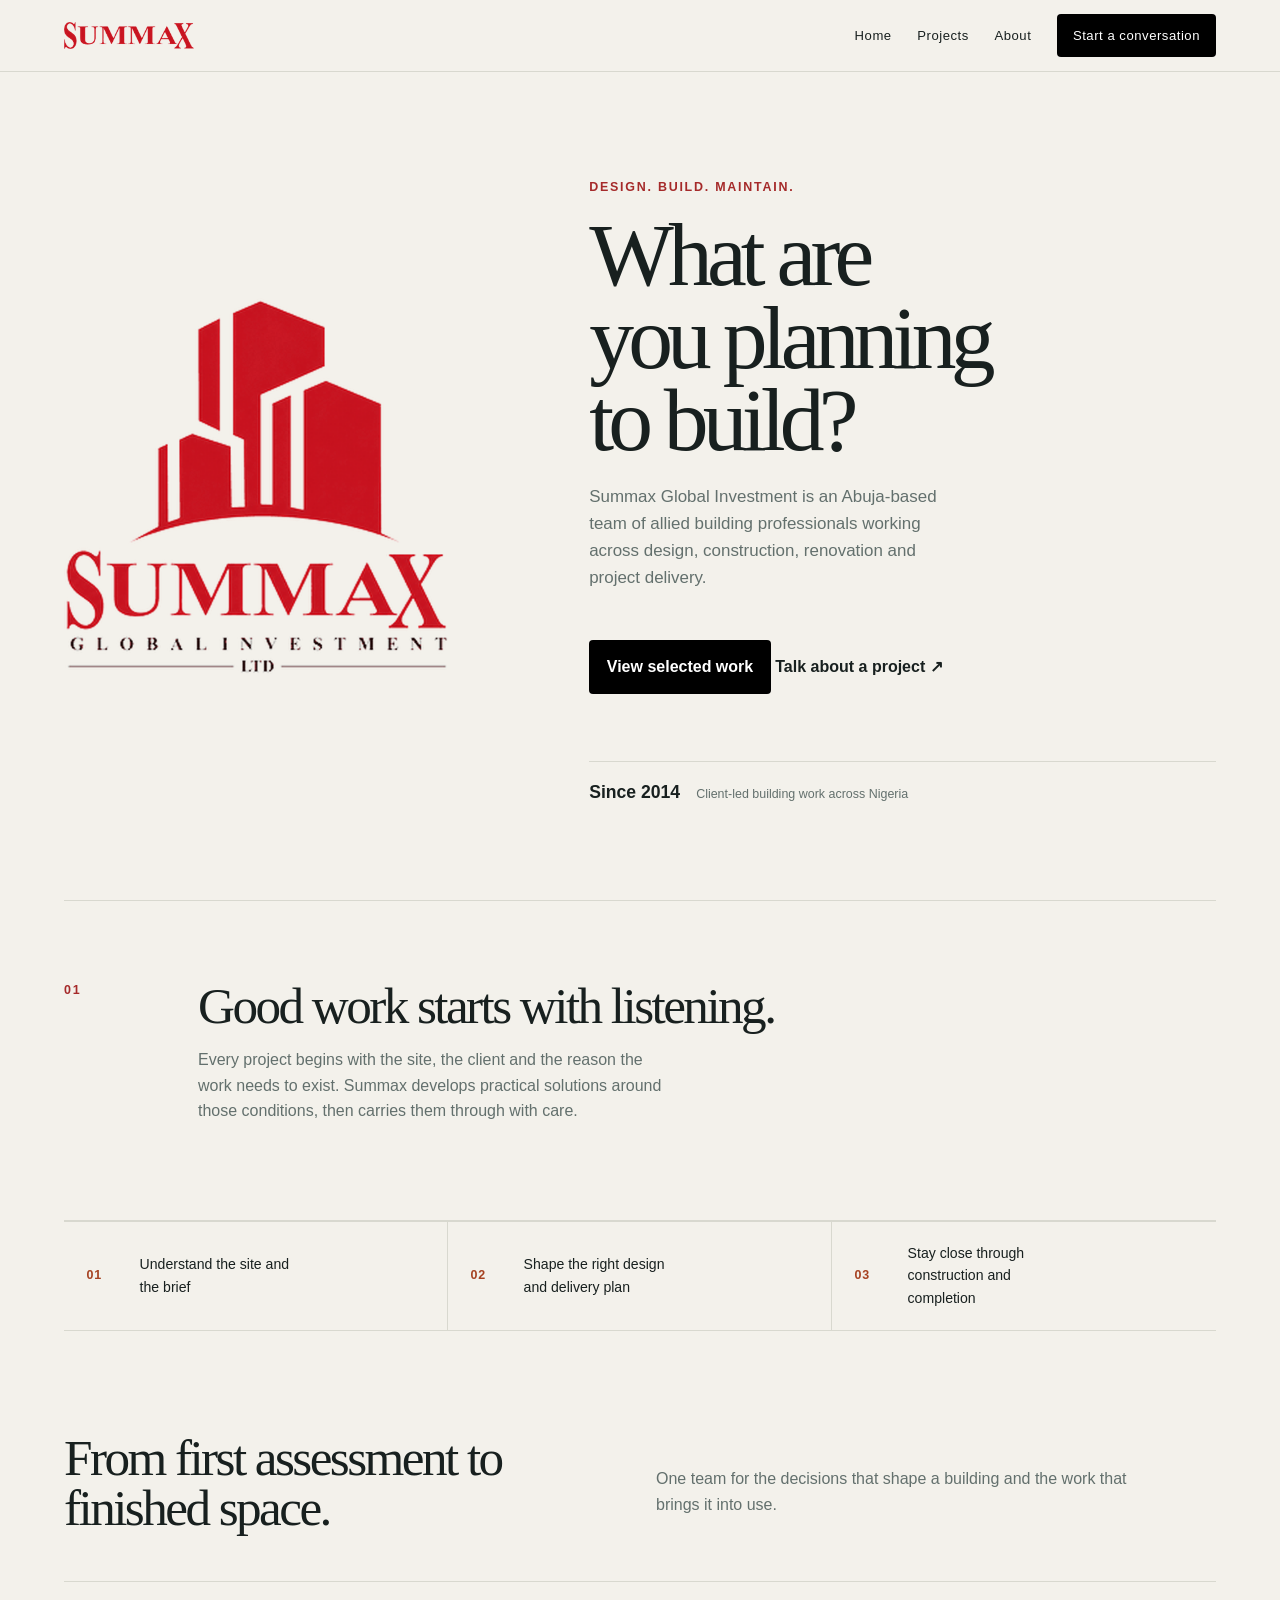
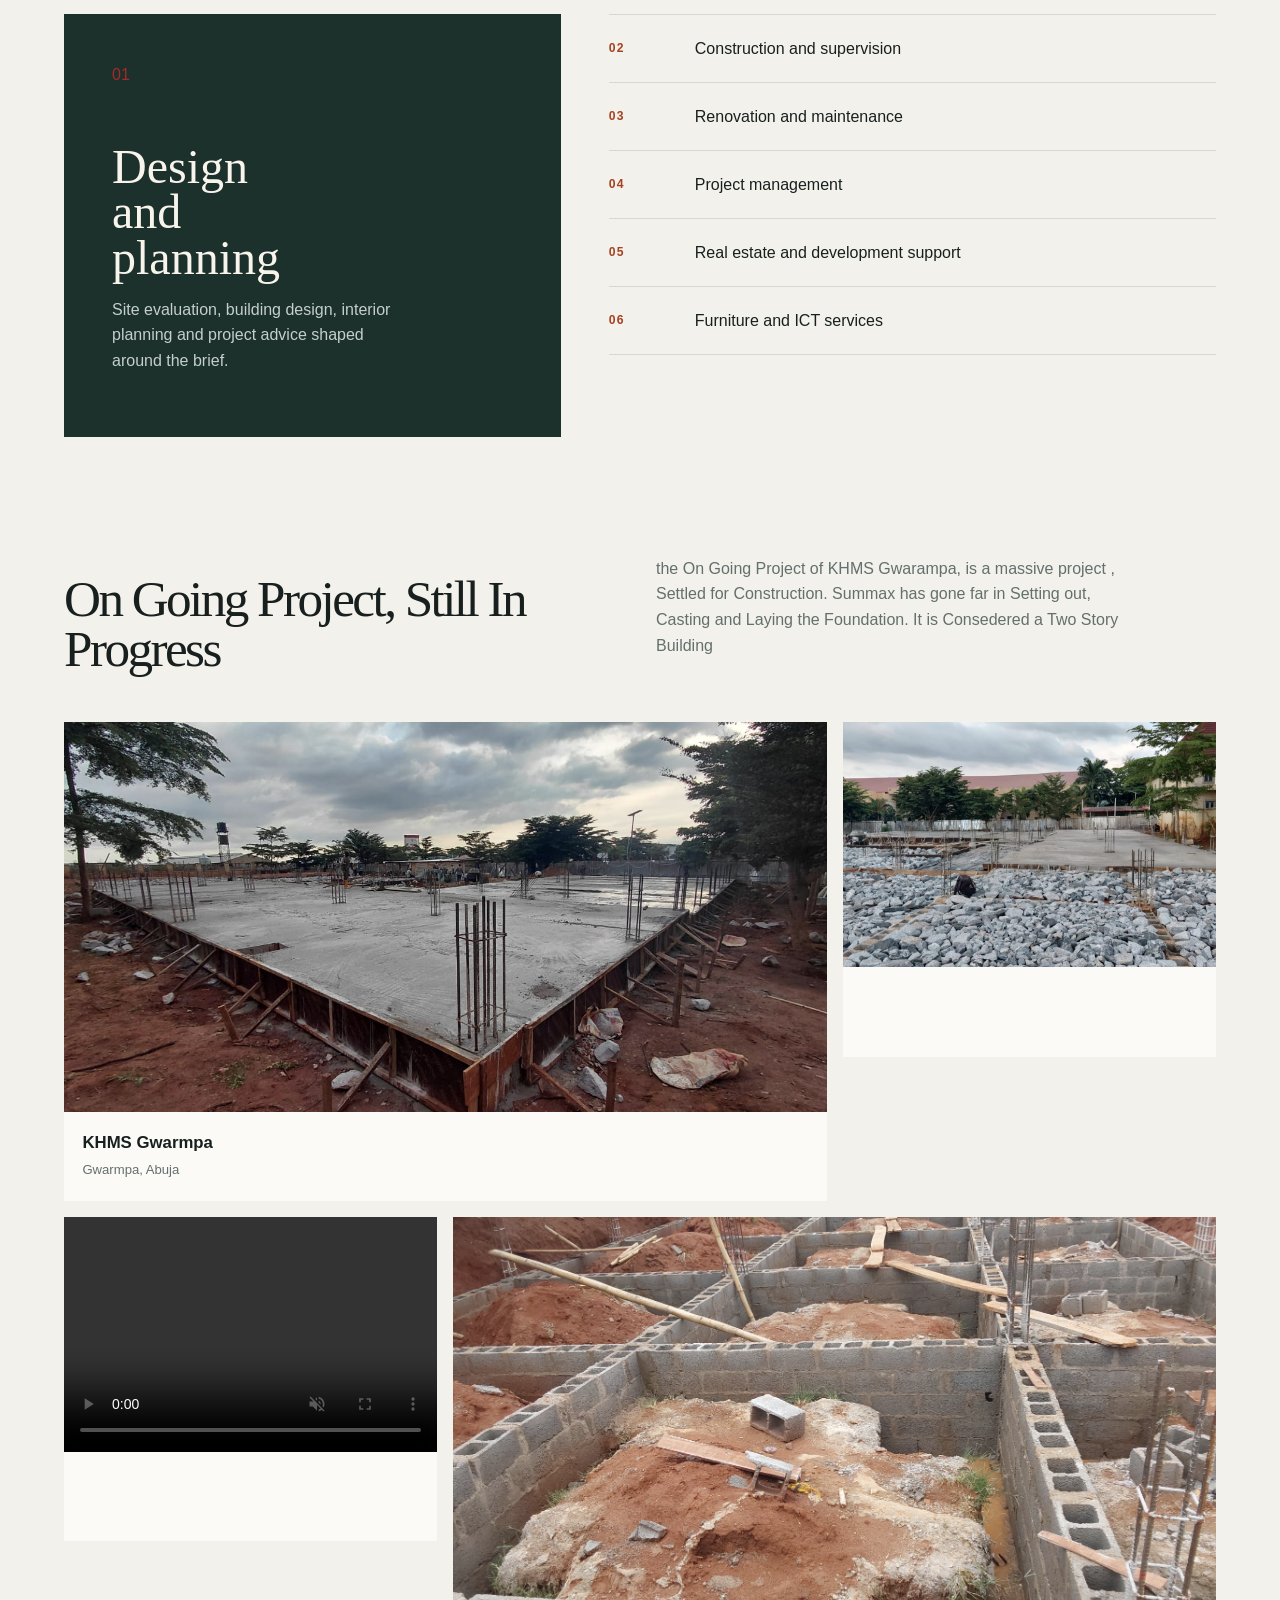
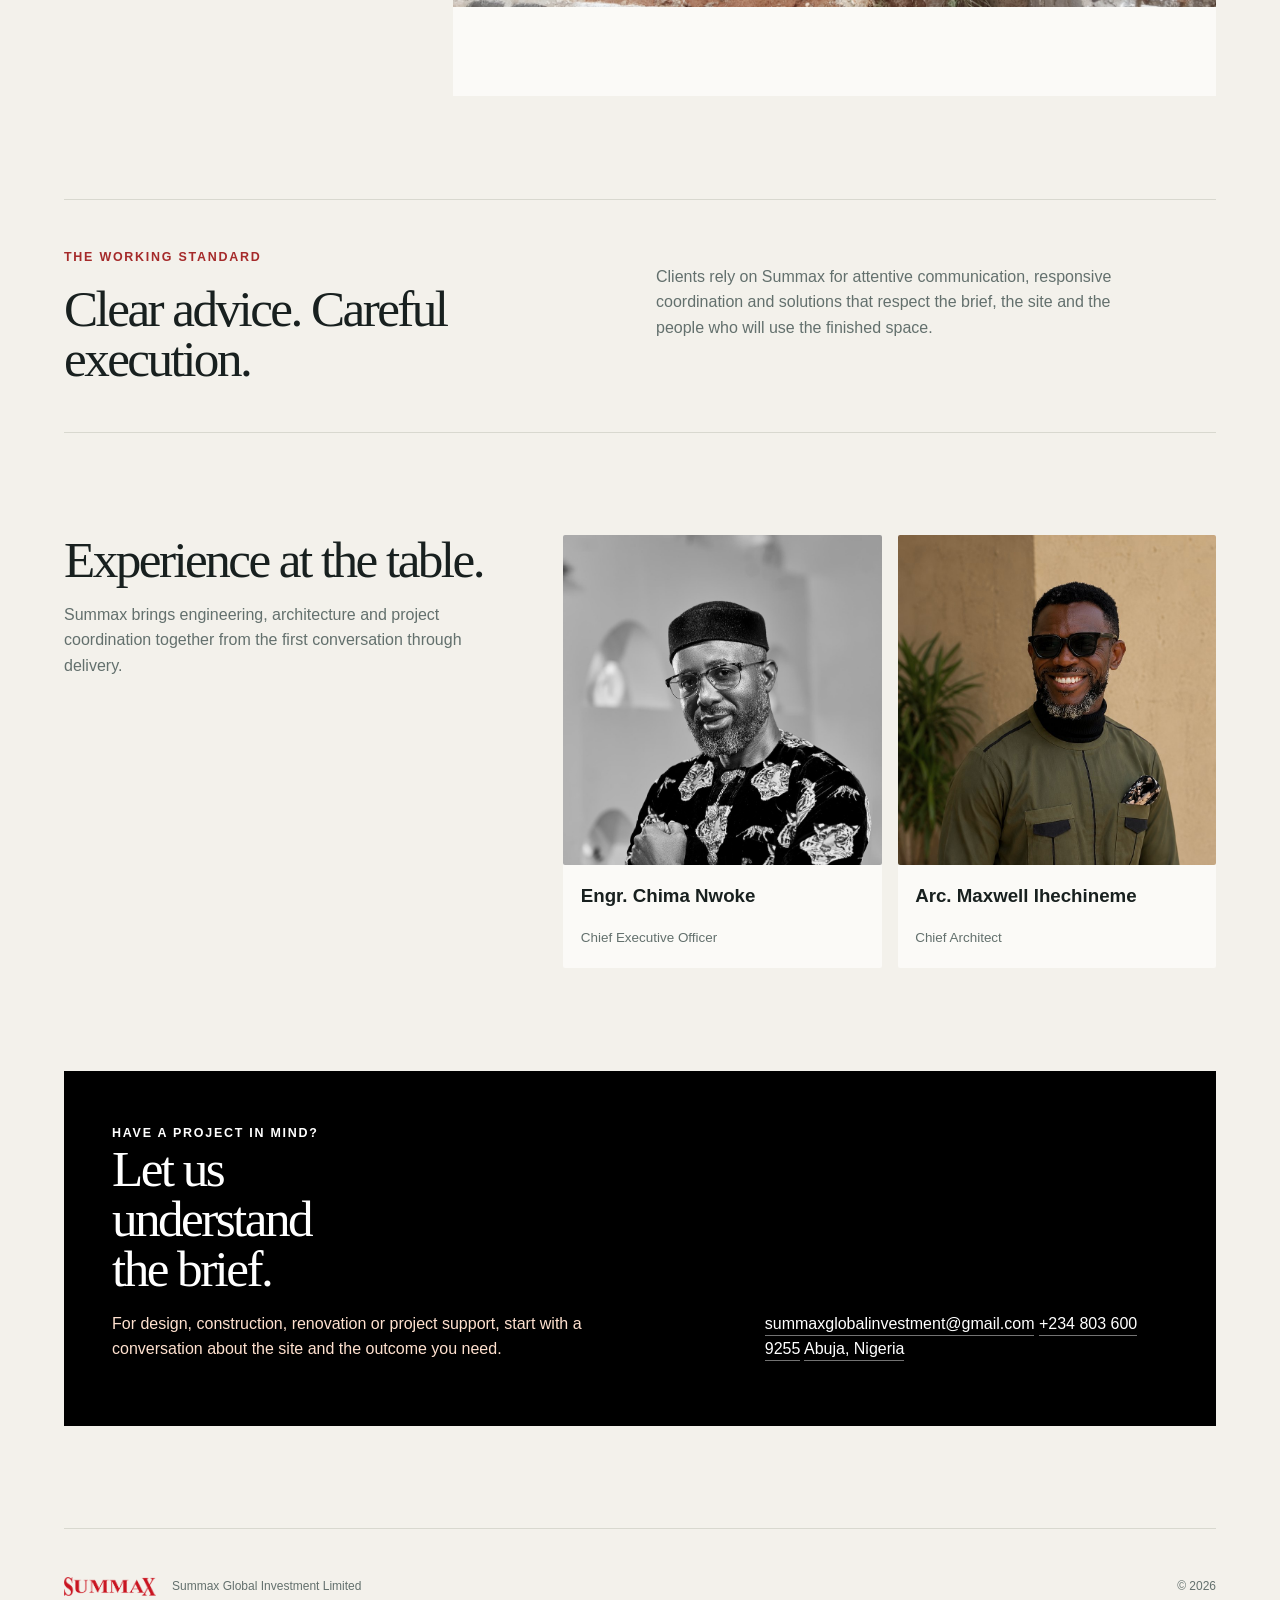
<file: index.html>
<!DOCTYPE html>
<html xmlns="http://www.w3.org/1999/xhtml" lang="en" xml:lang="en"><head>

<meta charset="utf-8">
<meta name="generator" content="quarto-1.9.36">

<meta name="viewport" content="width=device-width, initial-scale=1.0, user-scalable=yes">


<title>Summax Global Investment</title>
<style>
/* Default styles provided by pandoc.
** See https://pandoc.org/MANUAL.html#variables-for-html for config info.
*/
code{white-space: pre-wrap;}
span.smallcaps{font-variant: small-caps;}
div.columns{display: flex; gap: min(4vw, 1.5em);}
div.column{flex: auto; overflow-x: auto;}
div.hanging-indent{margin-left: 1.5em; text-indent: -1.5em;}
ul.task-list{list-style: none;}
ul.task-list li input[type="checkbox"] {
  width: 0.8em;
  margin: 0 0.8em 0.2em -1em; /* quarto-specific, see https://github.com/quarto-dev/quarto-cli/issues/4556 */ 
  vertical-align: middle;
}
.display.math{display: block; text-align: center; margin: 0.5rem auto;}
</style>


<link href="./assets/summax_icon_transparent_large.png" rel="icon" type="image/png">
<script src="site_libs/clipboard/clipboard.min.js"></script>
<script src="site_libs/quarto-html/tabby.min.js"></script>
<script src="site_libs/quarto-html/popper.min.js"></script>
<script src="site_libs/quarto-html/tippy.umd.min.js"></script>
<link href="site_libs/quarto-html/tippy.css" rel="stylesheet">
<link href="site_libs/quarto-html/light-border.css" rel="stylesheet">
<link href="site_libs/quarto-html/quarto-html-640605f58ae58ee79329c070719e555b.min.css" rel="stylesheet" append-hash="true" data-mode="light">
<link href="site_libs/quarto-html/quarto-syntax-highlighting-845c23b38eaddc0f92fda52bfe77a8c8.css" rel="stylesheet" id="quarto-text-highlighting-styles">
<style>html{ scroll-behavior: smooth; }</style>


<link rel="stylesheet" href="styles.css">
</head>

<body>


<header id="title-block-header">
<h1 class="title">Summax Global Investment</h1>

</header>


<nav class="site-nav" aria-label="Main navigation">
<a class="site-nav-brand" href="index.html" aria-label="Summax Global Investment — home"><img class="brand-full" src="assets/logo-wordmark.png" alt="Summax Global Investment" width="849" height="177"></a>
<div class="site-nav-links">
<a href="index.html">Home</a><a href="projects.html">Projects</a><a href="about.html">About</a><a class="site-nav-cta" href="about.html#contact"><span class="cta-full">Start a conversation</span><span class="cta-short">Contact</span></a>
</div>
</nav>
<div class="hero">
<div class="hero-logo">
<p><img src="assets/logo-lockup.png" alt="Summax Global Investment" width="572" height="560"></p>
</div>
<div class="hero-copy">
<p class="kicker">
Design. Build. Maintain.
</p>
<h1 id="what-are-you-planning-to-build">What are you planning to build?</h1>
<p>Summax Global Investment is an Abuja-based team of allied building professionals working across design, construction, renovation and project delivery.</p>
<div class="hero-actions">
<p><a class="button button-primary" href="#projects">View selected work</a> <a class="text-link" href="#contact">Talk about a project <span aria-hidden="true">↗</span></a></p>
</div>
<div class="hero-note">
<strong>Since 2014</strong><span>Client-led building work across Nigeria</span>
</div>
</div>
</div>
<div class="intro-band">
<div class="section-index">
01
</div>
<div>
<h2>
Good work starts with listening.
</h2>
<p>
Every project begins with the site, the client and the reason the work needs to exist. Summax develops practical solutions around those conditions, then carries them through with care.
</p>
</div>
</div>
<div class="approach-strip" aria-label="How Summax works">
<div>
<strong>01</strong><span>Understand the site and the brief</span>
</div>
<div>
<strong>02</strong><span>Shape the right design and delivery plan</span>
</div>
<div>
<strong>03</strong><span>Stay close through construction and completion</span>
</div>
</div>
<h2 id="services">Services</h2>
<div class="section-heading">
<h2>
From first assessment to finished space.
</h2>
<p>
One team for the decisions that shape a building and the work that brings it into use.
</p>
</div>
<div class="services-grid">
<div class="service-feature">
<span class="service-number">01</span>
<h3>
Design and planning
</h3>
<p>
Site evaluation, building design, interior planning and project advice shaped around the brief.
</p>
</div>
<div class="service-list">
<div>
<strong>02</strong><span>Construction and supervision</span>
</div>
<div>
<strong>03</strong><span>Renovation and maintenance</span>
</div>
<div>
<strong>04</strong><span>Project management</span>
</div>
<div>
<strong>05</strong><span>Real estate and development support</span>
</div>
<div>
<strong>06</strong><span>Furniture and ICT services</span>
</div>
</div>
</div>
<h2 id="projects">Selected work</h2>
<div class="section-heading section-heading-projects">
<h2>
On Going Project, Still In Progress
</h2>
	<p>
		the On Going Project of KHMS Gwarampa, is a massive project , Settled for Construction. Summax 
		has gone far in Setting out, Casting and Laying the Foundation. It is Consedered a Two Story 
		Building
	</p>
	

</div>
<div class="project-grid">
<div class="project-card project-card-wide">
<img src="assets/source-archive/IMG-20261007-WA0139.jpg" alt="Mission House exterior and surrounding site">
<div class="project-copy">
	<h3>
		KHMS Gwarmpa 
</h3>
<p>
	Gwarmpa, Abuja
</p>

</div>
</div>

<div class="project-card">
<img src="assets/source-archive/IMG-20261007-WA0141.jpg" alt="Front elevation of a 100-capacity church">
<div class="project-copy">
	<br></br>
</div>
</div>
<div class="project-card">

	<video autoplay="" muted="" playsinline="" controls="" loop="">
		<source src="assets/source-archive/VID-20261007-WA0137.mp4" type="video/mp4">
</video>

	<div class="project-copy">
	<br></br>
</div>
</div>
<div class="project-card project-card-wide">
<img src="assets/source-archive/20260818_121922.jpg" alt="Living Faith Church teens section under construction">
<div class="project-copy">
	<br></br>


</div>
</div>
</div>
<div class="project-detail">
<div>
<span class="kicker">The working standard</span>
<h2>
Clear advice. Careful execution.
</h2>
</div>
<p>
Clients rely on Summax for attentive communication, responsive coordination and solutions that respect the brief, the site and the people who will use the finished space.
</p>
</div>
<h2 id="team">The people behind the work</h2>
<div class="team-layout">
<div class="team-intro">
<h2>
Experience at the table.
</h2>
<p>
Summax brings engineering, architecture and project coordination together from the first conversation through delivery.
</p>
</div>
<div class="team-grid">
<div class="person-card">
<img src="assets/people/chima-nwoke.jpg" class="img-fluid" alt="Portrait of Engr. Chima Nwoke">
<h3>
Engr. Chima Nwoke
</h3>
<p>
Chief Executive Officer
</p>
</div>
<div class="person-card">
<img src="assets/people/maxwell-ihechineme.jpg" class="img-fluid" alt="Portrait of Arc. Maxwell Ihechineme">
<h3>
Arc. Maxwell Ihechineme
</h3>
<p>
Chief Architect
</p>
</div>
</div>
</div>
<div id="contact" class="contact-panel">
<div>
<span class="kicker-box">Have a project in mind?</span>
<h2>
Let us understand the brief.
</h2>
<p>
For design, construction, renovation or project support, start with a conversation about the site and the outcome you need.
</p>
</div>
<div class="contact-details">
<p><a href="mailto:summaxglobalinvestment@gmail.com">summaxglobalinvestment@gmail.com</a> <a href="tel:+2348036009255">+234 803 600 9255</a> <span>Abuja, Nigeria</span></p>
</div>
</div>
<footer>
<img src="assets/logo-wordmark.png" alt="Summax Global Investment" width="849" height="177"> <span>Summax Global Investment Limited</span> <span>© 2026</span>
</footer>


<script id="quarto-html-after-body" type="application/javascript">
  window.document.addEventListener("DOMContentLoaded", function (event) {
    const tabsets =  window.document.querySelectorAll(".panel-tabset-tabby")
    tabsets.forEach(function(tabset) {
      const tabby = new Tabby('#' + tabset.id);
    });
    const isCodeAnnotation = (el) => {
      for (const clz of el.classList) {
        if (clz.startsWith('code-annotation-')) {                     
          return true;
        }
      }
      return false;
    }
    const onCopySuccess = function(e) {
      // button target
      const button = e.trigger;
      // don't keep focus
      button.blur();
      // flash "checked"
      button.classList.add('code-copy-button-checked');
      var currentTitle = button.getAttribute("title");
      button.setAttribute("title", "Copied!");
      let tooltip;
      if (window.bootstrap) {
        button.setAttribute("data-bs-toggle", "tooltip");
        button.setAttribute("data-bs-placement", "left");
        button.setAttribute("data-bs-title", "Copied!");
        tooltip = new bootstrap.Tooltip(button, 
          { trigger: "manual", 
            customClass: "code-copy-button-tooltip",
            offset: [0, -8]});
        tooltip.show();    
      }
      setTimeout(function() {
        if (tooltip) {
          tooltip.hide();
          button.removeAttribute("data-bs-title");
          button.removeAttribute("data-bs-toggle");
          button.removeAttribute("data-bs-placement");
        }
        button.setAttribute("title", currentTitle);
        button.classList.remove('code-copy-button-checked');
      }, 1000);
      // clear code selection
      e.clearSelection();
    }
    const getTextToCopy = function(trigger) {
      const outerScaffold = trigger.parentElement.cloneNode(true);
      const codeEl = outerScaffold.querySelector('code');
      for (const childEl of codeEl.children) {
        if (isCodeAnnotation(childEl)) {
          childEl.remove();
        }
      }
      return codeEl.innerText;
    }
    const clipboard = new window.ClipboardJS('.code-copy-button:not([data-in-quarto-modal])', {
      text: getTextToCopy
    });
    clipboard.on('success', onCopySuccess);
    if (window.document.getElementById('quarto-embedded-source-code-modal')) {
      const clipboardModal = new window.ClipboardJS('.code-copy-button[data-in-quarto-modal]', {
        text: getTextToCopy,
        container: window.document.getElementById('quarto-embedded-source-code-modal')
      });
      clipboardModal.on('success', onCopySuccess);
    }
      var localhostRegex = new RegExp(/^(?:http|https):\/\/localhost\:?[0-9]*\//);
      var mailtoRegex = new RegExp(/^mailto:/);
        var filterRegex = new RegExp("https:\\/\\/summax-global-investment\\.github\\.io\\/");
      var isInternal = (href) => {
          return filterRegex.test(href) || localhostRegex.test(href) || mailtoRegex.test(href);
      }
      // Inspect non-navigation links and adorn them if external
     var links = window.document.querySelectorAll('a[href]:not(.nav-link):not(.navbar-brand):not(.toc-action):not(.sidebar-link):not(.sidebar-item-toggle):not(.pagination-link):not(.no-external):not([aria-hidden]):not(.dropdown-item):not(.quarto-navigation-tool):not(.about-link)');
      for (var i=0; i<links.length; i++) {
        const link = links[i];
        if (!isInternal(link.href)) {
          // undo the damage that might have been done by quarto-nav.js in the case of
          // links that we want to consider external
          if (link.dataset.originalHref !== undefined) {
            link.href = link.dataset.originalHref;
          }
        }
      }
    function tippyHover(el, contentFn, onTriggerFn, onUntriggerFn) {
      const config = {
        allowHTML: true,
        maxWidth: 500,
        delay: 100,
        arrow: false,
        appendTo: function(el) {
            return el.parentElement;
        },
        interactive: true,
        interactiveBorder: 10,
        theme: 'light-border',
        placement: 'bottom-start',
      };
      if (contentFn) {
        config.content = contentFn;
      }
      if (onTriggerFn) {
        config.onTrigger = onTriggerFn;
      }
      if (onUntriggerFn) {
        config.onUntrigger = onUntriggerFn;
      }
      window.tippy(el, config); 
    }
    const noterefs = window.document.querySelectorAll('a[role="doc-noteref"]');
    for (var i=0; i<noterefs.length; i++) {
      const ref = noterefs[i];
      tippyHover(ref, function() {
        // use id or data attribute instead here
        let href = ref.getAttribute('data-footnote-href') || ref.getAttribute('href');
        try { href = new URL(href).hash; } catch {}
        const id = href.replace(/^#\/?/, "");
        const note = window.document.getElementById(id);
        if (note) {
          return note.innerHTML;
        } else {
          return "";
        }
      });
    }
    const xrefs = window.document.querySelectorAll('a.quarto-xref');
    const processXRef = (id, note) => {
      // Strip column container classes
      const stripColumnClz = (el) => {
        el.classList.remove("page-full", "page-columns");
        if (el.children) {
          for (const child of el.children) {
            stripColumnClz(child);
          }
        }
      }
      stripColumnClz(note)
      if (id === null || id.startsWith('sec-')) {
        // Special case sections, only their first couple elements
        const container = document.createElement("div");
        if (note.children && note.children.length > 2) {
          container.appendChild(note.children[0].cloneNode(true));
          for (let i = 1; i < note.children.length; i++) {
            const child = note.children[i];
            if (child.tagName === "P" && child.innerText === "") {
              continue;
            } else {
              container.appendChild(child.cloneNode(true));
              break;
            }
          }
          if (window.Quarto?.typesetMath) {
            window.Quarto.typesetMath(container);
          }
          return container.innerHTML
        } else {
          if (window.Quarto?.typesetMath) {
            window.Quarto.typesetMath(note);
          }
          return note.innerHTML;
        }
      } else {
        // Remove any anchor links if they are present
        const anchorLink = note.querySelector('a.anchorjs-link');
        if (anchorLink) {
          anchorLink.remove();
        }
        if (window.Quarto?.typesetMath) {
          window.Quarto.typesetMath(note);
        }
        if (note.classList.contains("callout")) {
          return note.outerHTML;
        } else {
          return note.innerHTML;
        }
      }
    }
    for (var i=0; i<xrefs.length; i++) {
      const xref = xrefs[i];
      tippyHover(xref, undefined, function(instance) {
        instance.disable();
        let url = xref.getAttribute('href');
        let hash = undefined; 
        if (url.startsWith('#')) {
          hash = url;
        } else {
          try { hash = new URL(url).hash; } catch {}
        }
        if (hash) {
          const id = hash.replace(/^#\/?/, "");
          const note = window.document.getElementById(id);
          if (note !== null) {
            try {
              const html = processXRef(id, note.cloneNode(true));
              instance.setContent(html);
            } finally {
              instance.enable();
              instance.show();
            }
          } else {
            // See if we can fetch this
            fetch(url.split('#')[0])
            .then(res => res.text())
            .then(html => {
              const parser = new DOMParser();
              const htmlDoc = parser.parseFromString(html, "text/html");
              const note = htmlDoc.getElementById(id);
              if (note !== null) {
                const html = processXRef(id, note);
                instance.setContent(html);
              } 
            }).finally(() => {
              instance.enable();
              instance.show();
            });
          }
        } else {
          // See if we can fetch a full url (with no hash to target)
          // This is a special case and we should probably do some content thinning / targeting
          fetch(url)
          .then(res => res.text())
          .then(html => {
            const parser = new DOMParser();
            const htmlDoc = parser.parseFromString(html, "text/html");
            const note = htmlDoc.querySelector('main.content');
            if (note !== null) {
              // This should only happen for chapter cross references
              // (since there is no id in the URL)
              // remove the first header
              if (note.children.length > 0 && note.children[0].tagName === "HEADER") {
                note.children[0].remove();
              }
              const html = processXRef(null, note);
              instance.setContent(html);
            } 
          }).finally(() => {
            instance.enable();
            instance.show();
          });
        }
      }, function(instance) {
      });
    }
        let selectedAnnoteEl;
        const selectorForAnnotation = ( cell, annotation) => {
          let cellAttr = 'data-code-cell="' + cell + '"';
          let lineAttr = 'data-code-annotation="' +  annotation + '"';
          const selector = 'span[' + cellAttr + '][' + lineAttr + ']';
          return selector;
        }
        const selectCodeLines = (annoteEl) => {
          const doc = window.document;
          const targetCell = annoteEl.getAttribute("data-target-cell");
          const targetAnnotation = annoteEl.getAttribute("data-target-annotation");
          const annoteSpan = window.document.querySelector(selectorForAnnotation(targetCell, targetAnnotation));
          const lines = annoteSpan.getAttribute("data-code-lines").split(",");
          const lineIds = lines.map((line) => {
            return targetCell + "-" + line;
          })
          let top = null;
          let height = null;
          let parent = null;
          if (lineIds.length > 0) {
              //compute the position of the single el (top and bottom and make a div)
              const el = window.document.getElementById(lineIds[0]);
              top = el.offsetTop;
              height = el.offsetHeight;
              parent = el.parentElement.parentElement;
            if (lineIds.length > 1) {
              const lastEl = window.document.getElementById(lineIds[lineIds.length - 1]);
              const bottom = lastEl.offsetTop + lastEl.offsetHeight;
              height = bottom - top;
            }
            if (top !== null && height !== null && parent !== null) {
              // cook up a div (if necessary) and position it 
              let div = window.document.getElementById("code-annotation-line-highlight");
              if (div === null) {
                div = window.document.createElement("div");
                div.setAttribute("id", "code-annotation-line-highlight");
                div.style.position = 'absolute';
                parent.appendChild(div);
              }
              div.style.top = top - 2 + "px";
              div.style.height = height + 4 + "px";
              div.style.left = 0;
              let gutterDiv = window.document.getElementById("code-annotation-line-highlight-gutter");
              if (gutterDiv === null) {
                gutterDiv = window.document.createElement("div");
                gutterDiv.setAttribute("id", "code-annotation-line-highlight-gutter");
                gutterDiv.style.position = 'absolute';
                const codeCell = window.document.getElementById(targetCell);
                const gutter = codeCell.querySelector('.code-annotation-gutter');
                gutter.appendChild(gutterDiv);
              }
              gutterDiv.style.top = top - 2 + "px";
              gutterDiv.style.height = height + 4 + "px";
            }
            selectedAnnoteEl = annoteEl;
          }
        };
        const unselectCodeLines = () => {
          const elementsIds = ["code-annotation-line-highlight", "code-annotation-line-highlight-gutter"];
          elementsIds.forEach((elId) => {
            const div = window.document.getElementById(elId);
            if (div) {
              div.remove();
            }
          });
          selectedAnnoteEl = undefined;
        };
          // Handle positioning of the toggle
      window.addEventListener(
        "resize",
        throttle(() => {
          elRect = undefined;
          if (selectedAnnoteEl) {
            selectCodeLines(selectedAnnoteEl);
          }
        }, 10)
      );
      function throttle(fn, ms) {
      let throttle = false;
      let timer;
        return (...args) => {
          if(!throttle) { // first call gets through
              fn.apply(this, args);
              throttle = true;
          } else { // all the others get throttled
              if(timer) clearTimeout(timer); // cancel #2
              timer = setTimeout(() => {
                fn.apply(this, args);
                timer = throttle = false;
              }, ms);
          }
        };
      }
        // Attach click handler to the DT
        const annoteDls = window.document.querySelectorAll('dt[data-target-cell]');
        for (const annoteDlNode of annoteDls) {
          annoteDlNode.addEventListener('click', (event) => {
            const clickedEl = event.target;
            if (clickedEl !== selectedAnnoteEl) {
              unselectCodeLines();
              const activeEl = window.document.querySelector('dt[data-target-cell].code-annotation-active');
              if (activeEl) {
                activeEl.classList.remove('code-annotation-active');
              }
              selectCodeLines(clickedEl);
              clickedEl.classList.add('code-annotation-active');
            } else {
              // Unselect the line
              unselectCodeLines();
              clickedEl.classList.remove('code-annotation-active');
            }
          });
        }
    const findCites = (el) => {
      const parentEl = el.parentElement;
      if (parentEl) {
        const cites = parentEl.dataset.cites;
        if (cites) {
          return {
            el,
            cites: cites.split(' ')
          };
        } else {
          return findCites(el.parentElement)
        }
      } else {
        return undefined;
      }
    };
    var bibliorefs = window.document.querySelectorAll('a[role="doc-biblioref"]');
    for (var i=0; i<bibliorefs.length; i++) {
      const ref = bibliorefs[i];
      const citeInfo = findCites(ref);
      if (citeInfo) {
        tippyHover(citeInfo.el, function() {
          var popup = window.document.createElement('div');
          citeInfo.cites.forEach(function(cite) {
            var citeDiv = window.document.createElement('div');
            citeDiv.classList.add('hanging-indent');
            citeDiv.classList.add('csl-entry');
            var biblioDiv = window.document.getElementById('ref-' + cite);
            if (biblioDiv) {
              citeDiv.innerHTML = biblioDiv.innerHTML;
            }
            popup.appendChild(citeDiv);
          });
          return popup.innerHTML;
        });
      }
    }
  });
  </script>




<script src="site_libs/quarto-html/zenscroll-min.js"></script>
</body></html>
</file>
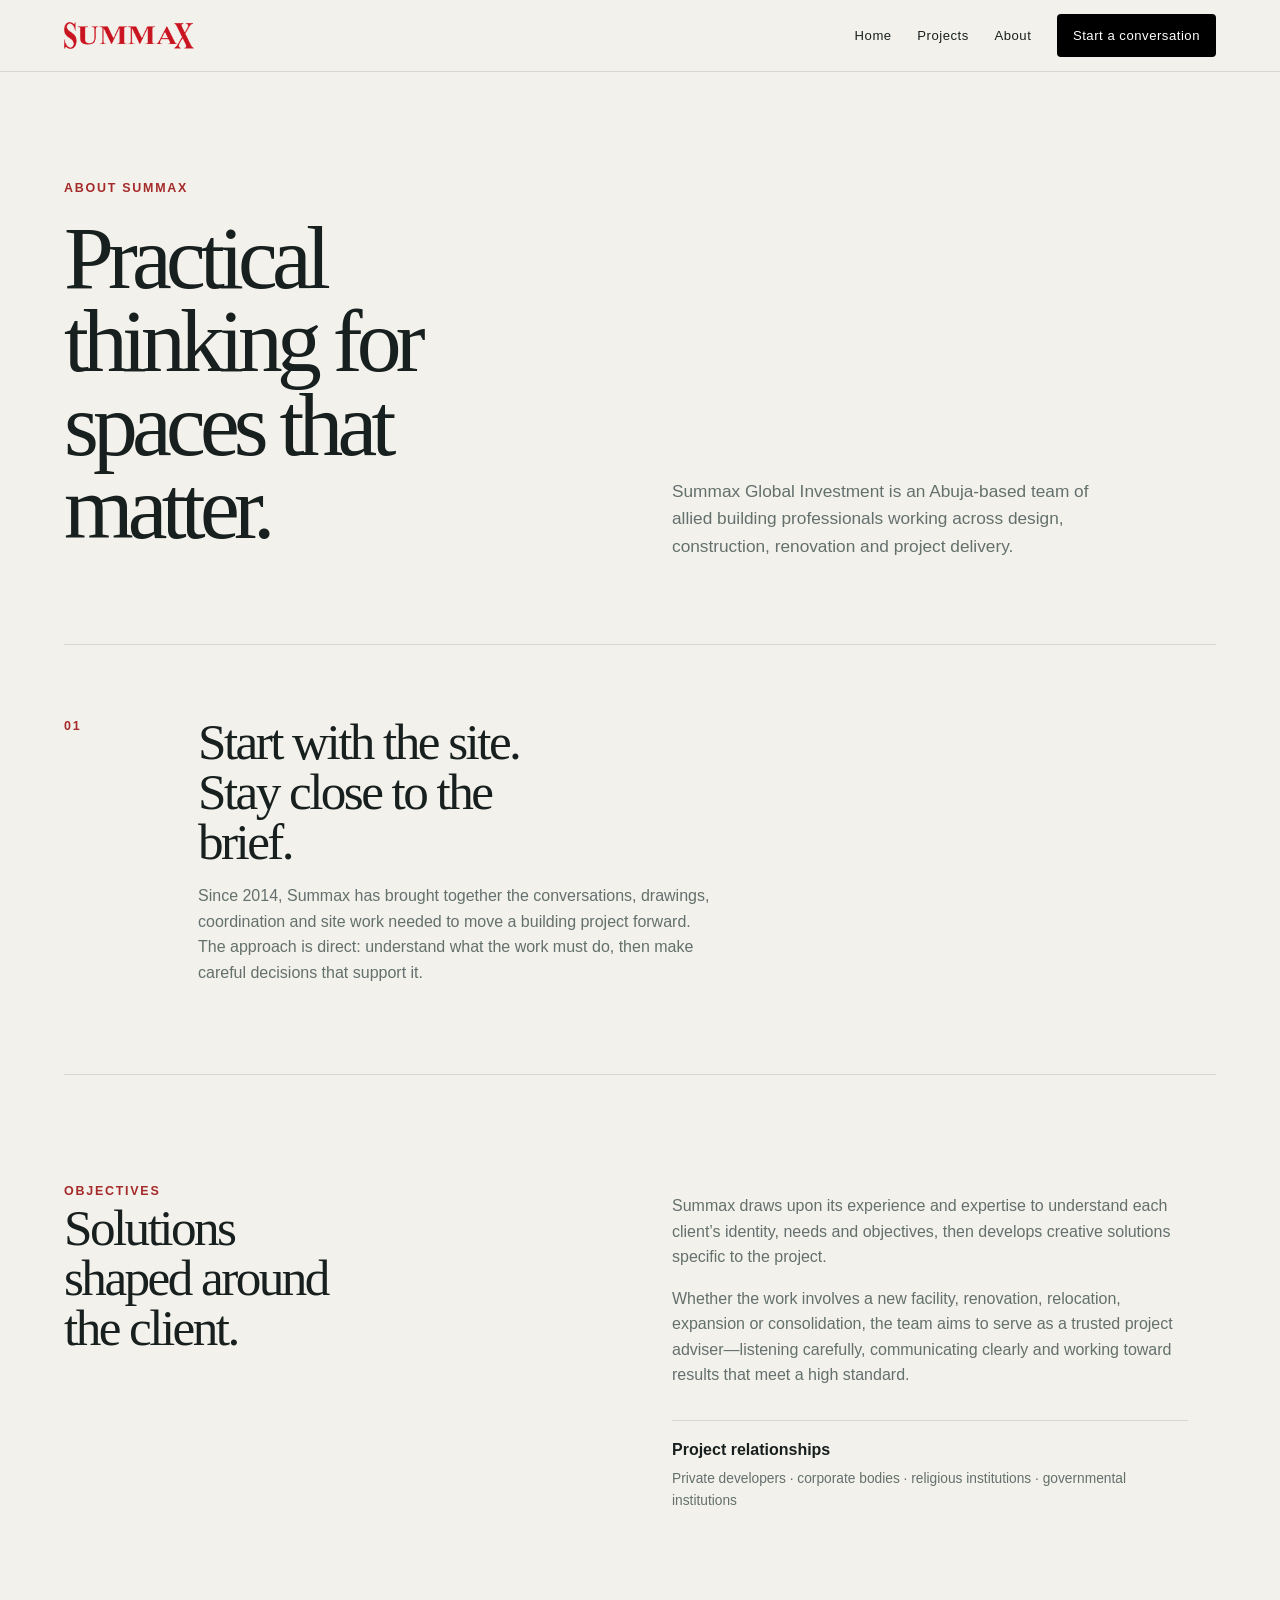
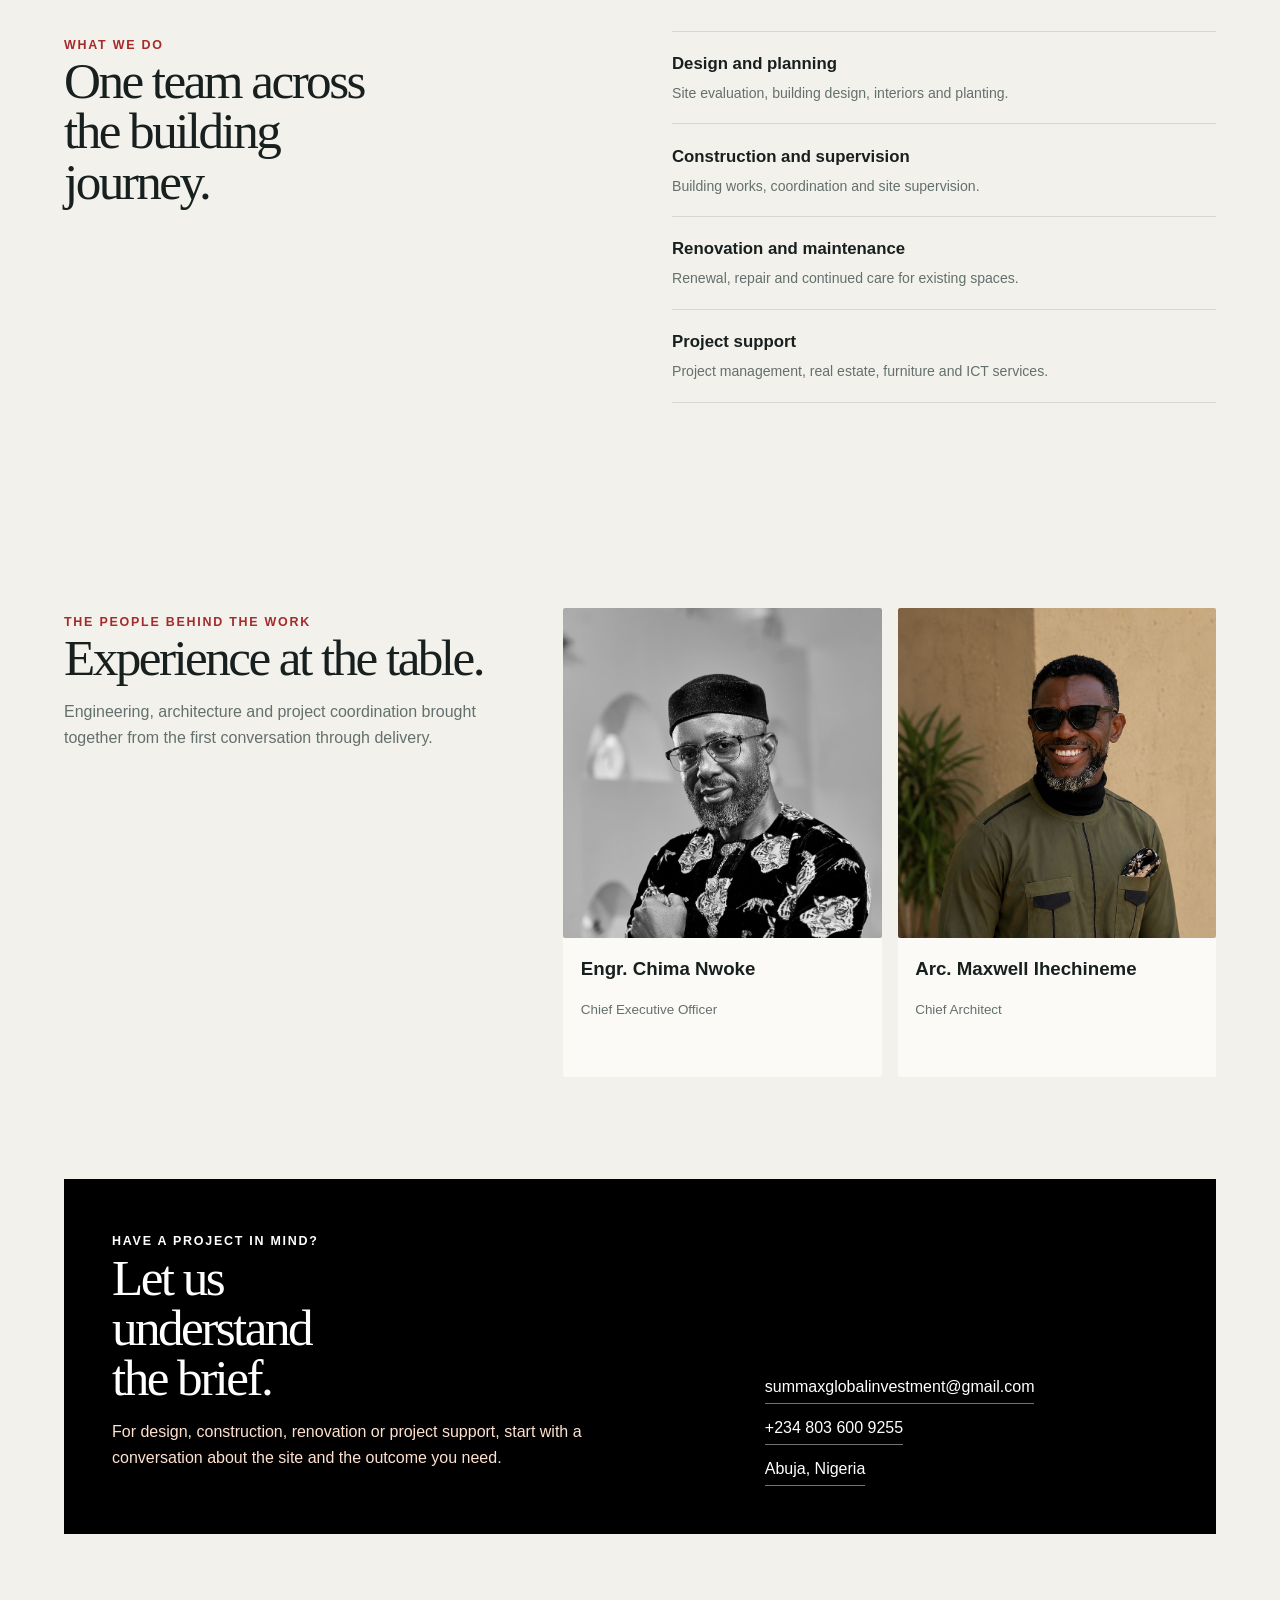
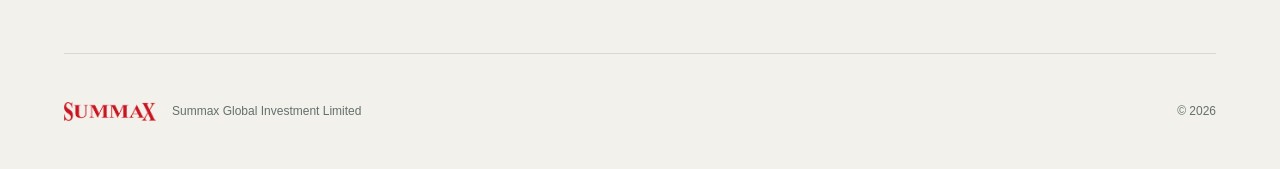
<file: about.html>
<!DOCTYPE html>
<html xmlns="http://www.w3.org/1999/xhtml" lang="en" xml:lang="en"><head>

<meta charset="utf-8">
<meta name="generator" content="quarto-1.9.36">

<meta name="viewport" content="width=device-width, initial-scale=1.0, user-scalable=yes">


<title>About – Summax Global Investment</title>
<style>
/* Default styles provided by pandoc.
** See https://pandoc.org/MANUAL.html#variables-for-html for config info.
*/
code{white-space: pre-wrap;}
span.smallcaps{font-variant: small-caps;}
div.columns{display: flex; gap: min(4vw, 1.5em);}
div.column{flex: auto; overflow-x: auto;}
div.hanging-indent{margin-left: 1.5em; text-indent: -1.5em;}
ul.task-list{list-style: none;}
ul.task-list li input[type="checkbox"] {
  width: 0.8em;
  margin: 0 0.8em 0.2em -1em; /* quarto-specific, see https://github.com/quarto-dev/quarto-cli/issues/4556 */ 
  vertical-align: middle;
}
.display.math{display: block; text-align: center; margin: 0.5rem auto;}
</style>


	<link href="./assets/summax_icon_transparent_large.png" rel="icon" type="image/png">
<script src="site_libs/clipboard/clipboard.min.js"></script>
<script src="site_libs/quarto-html/tabby.min.js"></script>
<script src="site_libs/quarto-html/popper.min.js"></script>
<script src="site_libs/quarto-html/tippy.umd.min.js"></script>
<link href="site_libs/quarto-html/tippy.css" rel="stylesheet">
<link href="site_libs/quarto-html/light-border.css" rel="stylesheet">
<link href="site_libs/quarto-html/quarto-html-640605f58ae58ee79329c070719e555b.min.css" rel="stylesheet" append-hash="true" data-mode="light">
<link href="site_libs/quarto-html/quarto-syntax-highlighting-845c23b38eaddc0f92fda52bfe77a8c8.css" rel="stylesheet" id="quarto-text-highlighting-styles">
<style>html{ scroll-behavior: smooth; }</style>


<link rel="stylesheet" href="styles.css">
</head>

<body>


<header id="title-block-header">
<h1 class="title">About</h1>

</header>


<nav class="site-nav" aria-label="Main navigation">
<a class="site-nav-brand" href="index.html" aria-label="Summax Global Investment — home"><img class="brand-full" src="assets/logo-wordmark.png" alt="Summax Global Investment" width="849" height="177"></a>
<div class="site-nav-links">
<a href="index.html">Home</a><a href="projects.html">Projects</a><a href="about.html">About</a><a class="site-nav-cta" href="#contact"><span class="cta-full">Start a conversation</span><span class="cta-short">Contact</span></a>
</div>
</nav>
<div class="page-shell">
<div class="page-hero page-hero-split">
<div>
<span class="kicker">About Summax</span>
<h1>
Practical thinking for spaces that matter.
</h1>
</div>
<p>
Summax Global Investment is an Abuja-based team of allied building professionals working across design, construction, renovation and project delivery.
</p>
</div>
<div class="about-statement">
<span class="section-index">01</span>
<div>
<h2>
Start with the site. Stay close to the brief.
</h2>
<p>
Since 2014, Summax has brought together the conversations, drawings, coordination and site work needed to move a building project forward. The approach is direct: understand what the work must do, then make careful decisions that support it.
</p>
</div>
</div>
<div class="about-objectives">
<div>
<span class="kicker">Objectives</span>
<h2>
Solutions shaped around the client.
</h2>
</div>
<div>
<p>
Summax draws upon its experience and expertise to understand each client’s identity, needs and objectives, then develops creative solutions specific to the project.
</p>
<p>
Whether the work involves a new facility, renovation, relocation, expansion or consolidation, the team aims to serve as a trusted project adviser—listening carefully, communicating clearly and working toward results that meet a high standard.
</p>
<p class="audience-note">
<strong>Project relationships</strong><span>Private developers · corporate bodies · religious institutions · governmental institutions</span>
</p>
</div>
</div>
<div class="about-columns">
<div>
<span class="kicker">What we do</span>
<h2>
One team across the building journey.
</h2>
</div>
<div class="about-services">
<div>
<strong>Design and planning</strong>
<p>
Site evaluation, building design, interiors and planting.
</p>
</div>
<div>
<strong>Construction and supervision</strong>
<p>
Building works, coordination and site supervision.
</p>
</div>
<div>
<strong>Renovation and maintenance</strong>
<p>
Renewal, repair and continued care for existing spaces.
</p>
</div>
<div>
<strong>Project support</strong>
<p>
Project management, real estate, furniture and ICT services.
</p>
</div>
</div>
</div>
<div class="team-layout about-team">
<div class="team-intro">
<span class="kicker">The people behind the work</span>
<h2>
Experience at the table.
</h2>
<p>
Engineering, architecture and project coordination brought together from the first conversation through delivery.
</p>
</div>

	<div class="team-grid">

		<div class="person-card">
			<img src="assets/people/chima-nwoke.jpg" alt="Portrait of Engr. Chima Nwoke">
				<h3>Engr. Chima Nwoke</h3>
				<p>Chief Executive Officer</p>

				<div class="management-toggle" data-target="chima-description"></div>

				<div id="chima-description" class="management-description"></div>
			</div>

		<div class="person-card">
			<img src="assets/people/maxwell-ihechineme.jpg" alt="Portrait of Arc. Maxwell Ihechineme">
				<h3>Arc. Maxwell Ihechineme</h3>
				<p>Chief Architect</p>

				

				<div id="maxwell-description" class="management-description"></div>
			</div>

	</div>

	</div>
	<script>
		const managementDetails = {
		"chima-description":
		"Engr. Chima Nwoke is responsible for leading the company’s vision and overall business direction.\n\nHe guides strategic planning, investment decisions, and business development.\n\nHis leadership supports the company’s growth and commitment to delivering value to clients.",

		"maxwell-description":
		"Arc. Maxwell Ihechineme oversees the company’s architectural planning and design projects.\n\nHe focuses on developing creative, practical, and sustainable solutions.\n\nHis experience helps ensure that every project meets high standards of quality and innovation."
		};

		document.querySelectorAll(".management-toggle").forEach(function (button) {
		button.addEventListener("click", function () {
		const description = document.getElementById(button.dataset.target);

		if (description.classList.contains("show")) {
		description.classList.remove("show");
		description.textContent = "";
		button.textContent = "Read More";
		return;
		}

		description.classList.add("show");
		button.textContent = "Show Less";

		const text = managementDetails[button.dataset.target];
		let position = 0;

		function typeText() {
		if (position < text.length) {
                    description.textContent += text.charAt(position);
                    position++;
                    setTimeout(typeText, 25);
                }
            }

            typeText();
        });
    });
	</script>
<div id="contact" class="contact-panel">
<div>
<span class="kicker-box">Have a project in mind?</span>
<h2>
Let us understand the brief.
</h2>
<p>
For design, construction, renovation or project support, start with a conversation about the site and the outcome you need.
</p>
</div>
<div class="contact-details">
<a href="mailto:summaxglobalinvestment@gmail.com">summaxglobalinvestment@gmail.com</a><a href="tel:+2348036009255">+234 803 600 9255</a><span>Abuja, Nigeria</span>
</div>
</div>
</div>
<footer>
<img src="assets/logo-wordmark.png" alt="Summax Global Investment" width="849" height="177"><span>Summax Global Investment Limited</span><span>© 2026</span>
</footer>


<script id="quarto-html-after-body" type="application/javascript">
  window.document.addEventListener("DOMContentLoaded", function (event) {
    const tabsets =  window.document.querySelectorAll(".panel-tabset-tabby")
    tabsets.forEach(function(tabset) {
      const tabby = new Tabby('#' + tabset.id);
    });
    const isCodeAnnotation = (el) => {
      for (const clz of el.classList) {
        if (clz.startsWith('code-annotation-')) {                     
          return true;
        }
      }
      return false;
    }
    const onCopySuccess = function(e) {
      // button target
      const button = e.trigger;
      // don't keep focus
      button.blur();
      // flash "checked"
      button.classList.add('code-copy-button-checked');
      var currentTitle = button.getAttribute("title");
      button.setAttribute("title", "Copied!");
      let tooltip;
      if (window.bootstrap) {
        button.setAttribute("data-bs-toggle", "tooltip");
        button.setAttribute("data-bs-placement", "left");
        button.setAttribute("data-bs-title", "Copied!");
        tooltip = new bootstrap.Tooltip(button, 
          { trigger: "manual", 
            customClass: "code-copy-button-tooltip",
            offset: [0, -8]});
        tooltip.show();    
      }
      setTimeout(function() {
        if (tooltip) {
          tooltip.hide();
          button.removeAttribute("data-bs-title");
          button.removeAttribute("data-bs-toggle");
          button.removeAttribute("data-bs-placement");
        }
        button.setAttribute("title", currentTitle);
        button.classList.remove('code-copy-button-checked');
      }, 1000);
      // clear code selection
      e.clearSelection();
    }
    const getTextToCopy = function(trigger) {
      const outerScaffold = trigger.parentElement.cloneNode(true);
      const codeEl = outerScaffold.querySelector('code');
      for (const childEl of codeEl.children) {
        if (isCodeAnnotation(childEl)) {
          childEl.remove();
        }
      }
      return codeEl.innerText;
    }
    const clipboard = new window.ClipboardJS('.code-copy-button:not([data-in-quarto-modal])', {
      text: getTextToCopy
    });
    clipboard.on('success', onCopySuccess);
    if (window.document.getElementById('quarto-embedded-source-code-modal')) {
      const clipboardModal = new window.ClipboardJS('.code-copy-button[data-in-quarto-modal]', {
        text: getTextToCopy,
        container: window.document.getElementById('quarto-embedded-source-code-modal')
      });
      clipboardModal.on('success', onCopySuccess);
    }
      var localhostRegex = new RegExp(/^(?:http|https):\/\/localhost\:?[0-9]*\//);
      var mailtoRegex = new RegExp(/^mailto:/);
        var filterRegex = new RegExp("https:\\/\\/summax-global-investment\\.github\\.io\\/");
      var isInternal = (href) => {
          return filterRegex.test(href) || localhostRegex.test(href) || mailtoRegex.test(href);
      }
      // Inspect non-navigation links and adorn them if external
     var links = window.document.querySelectorAll('a[href]:not(.nav-link):not(.navbar-brand):not(.toc-action):not(.sidebar-link):not(.sidebar-item-toggle):not(.pagination-link):not(.no-external):not([aria-hidden]):not(.dropdown-item):not(.quarto-navigation-tool):not(.about-link)');
      for (var i=0; i<links.length; i++) {
        const link = links[i];
        if (!isInternal(link.href)) {
          // undo the damage that might have been done by quarto-nav.js in the case of
          // links that we want to consider external
          if (link.dataset.originalHref !== undefined) {
            link.href = link.dataset.originalHref;
          }
        }
      }
    function tippyHover(el, contentFn, onTriggerFn, onUntriggerFn) {
      const config = {
        allowHTML: true,
        maxWidth: 500,
        delay: 100,
        arrow: false,
        appendTo: function(el) {
            return el.parentElement;
        },
        interactive: true,
        interactiveBorder: 10,
        theme: 'light-border',
        placement: 'bottom-start',
      };
      if (contentFn) {
        config.content = contentFn;
      }
      if (onTriggerFn) {
        config.onTrigger = onTriggerFn;
      }
      if (onUntriggerFn) {
        config.onUntrigger = onUntriggerFn;
      }
      window.tippy(el, config); 
    }
    const noterefs = window.document.querySelectorAll('a[role="doc-noteref"]');
    for (var i=0; i<noterefs.length; i++) {
      const ref = noterefs[i];
      tippyHover(ref, function() {
        // use id or data attribute instead here
        let href = ref.getAttribute('data-footnote-href') || ref.getAttribute('href');
        try { href = new URL(href).hash; } catch {}
        const id = href.replace(/^#\/?/, "");
        const note = window.document.getElementById(id);
        if (note) {
          return note.innerHTML;
        } else {
          return "";
        }
      });
    }
    const xrefs = window.document.querySelectorAll('a.quarto-xref');
    const processXRef = (id, note) => {
      // Strip column container classes
      const stripColumnClz = (el) => {
        el.classList.remove("page-full", "page-columns");
        if (el.children) {
          for (const child of el.children) {
            stripColumnClz(child);
          }
        }
      }
      stripColumnClz(note)
      if (id === null || id.startsWith('sec-')) {
        // Special case sections, only their first couple elements
        const container = document.createElement("div");
        if (note.children && note.children.length > 2) {
          container.appendChild(note.children[0].cloneNode(true));
          for (let i = 1; i < note.children.length; i++) {
            const child = note.children[i];
            if (child.tagName === "P" && child.innerText === "") {
              continue;
            } else {
              container.appendChild(child.cloneNode(true));
              break;
            }
          }
          if (window.Quarto?.typesetMath) {
            window.Quarto.typesetMath(container);
          }
          return container.innerHTML
        } else {
          if (window.Quarto?.typesetMath) {
            window.Quarto.typesetMath(note);
          }
          return note.innerHTML;
        }
      } else {
        // Remove any anchor links if they are present
        const anchorLink = note.querySelector('a.anchorjs-link');
        if (anchorLink) {
          anchorLink.remove();
        }
        if (window.Quarto?.typesetMath) {
          window.Quarto.typesetMath(note);
        }
        if (note.classList.contains("callout")) {
          return note.outerHTML;
        } else {
          return note.innerHTML;
        }
      }
    }
    for (var i=0; i<xrefs.length; i++) {
      const xref = xrefs[i];
      tippyHover(xref, undefined, function(instance) {
        instance.disable();
        let url = xref.getAttribute('href');
        let hash = undefined; 
        if (url.startsWith('#')) {
          hash = url;
        } else {
          try { hash = new URL(url).hash; } catch {}
        }
        if (hash) {
          const id = hash.replace(/^#\/?/, "");
          const note = window.document.getElementById(id);
          if (note !== null) {
            try {
              const html = processXRef(id, note.cloneNode(true));
              instance.setContent(html);
            } finally {
              instance.enable();
              instance.show();
            }
          } else {
            // See if we can fetch this
            fetch(url.split('#')[0])
            .then(res => res.text())
            .then(html => {
              const parser = new DOMParser();
              const htmlDoc = parser.parseFromString(html, "text/html");
              const note = htmlDoc.getElementById(id);
              if (note !== null) {
                const html = processXRef(id, note);
                instance.setContent(html);
              } 
            }).finally(() => {
              instance.enable();
              instance.show();
            });
          }
        } else {
          // See if we can fetch a full url (with no hash to target)
          // This is a special case and we should probably do some content thinning / targeting
          fetch(url)
          .then(res => res.text())
          .then(html => {
            const parser = new DOMParser();
            const htmlDoc = parser.parseFromString(html, "text/html");
            const note = htmlDoc.querySelector('main.content');
            if (note !== null) {
              // This should only happen for chapter cross references
              // (since there is no id in the URL)
              // remove the first header
              if (note.children.length > 0 && note.children[0].tagName === "HEADER") {
                note.children[0].remove();
              }
              const html = processXRef(null, note);
              instance.setContent(html);
            } 
          }).finally(() => {
            instance.enable();
            instance.show();
          });
        }
      }, function(instance) {
      });
    }
        let selectedAnnoteEl;
        const selectorForAnnotation = ( cell, annotation) => {
          let cellAttr = 'data-code-cell="' + cell + '"';
          let lineAttr = 'data-code-annotation="' +  annotation + '"';
          const selector = 'span[' + cellAttr + '][' + lineAttr + ']';
          return selector;
        }
        const selectCodeLines = (annoteEl) => {
          const doc = window.document;
          const targetCell = annoteEl.getAttribute("data-target-cell");
          const targetAnnotation = annoteEl.getAttribute("data-target-annotation");
          const annoteSpan = window.document.querySelector(selectorForAnnotation(targetCell, targetAnnotation));
          const lines = annoteSpan.getAttribute("data-code-lines").split(",");
          const lineIds = lines.map((line) => {
            return targetCell + "-" + line;
          })
          let top = null;
          let height = null;
          let parent = null;
          if (lineIds.length > 0) {
              //compute the position of the single el (top and bottom and make a div)
              const el = window.document.getElementById(lineIds[0]);
              top = el.offsetTop;
              height = el.offsetHeight;
              parent = el.parentElement.parentElement;
            if (lineIds.length > 1) {
              const lastEl = window.document.getElementById(lineIds[lineIds.length - 1]);
              const bottom = lastEl.offsetTop + lastEl.offsetHeight;
              height = bottom - top;
            }
            if (top !== null && height !== null && parent !== null) {
              // cook up a div (if necessary) and position it 
              let div = window.document.getElementById("code-annotation-line-highlight");
              if (div === null) {
                div = window.document.createElement("div");
                div.setAttribute("id", "code-annotation-line-highlight");
                div.style.position = 'absolute';
                parent.appendChild(div);
              }
              div.style.top = top - 2 + "px";
              div.style.height = height + 4 + "px";
              div.style.left = 0;
              let gutterDiv = window.document.getElementById("code-annotation-line-highlight-gutter");
              if (gutterDiv === null) {
                gutterDiv = window.document.createElement("div");
                gutterDiv.setAttribute("id", "code-annotation-line-highlight-gutter");
                gutterDiv.style.position = 'absolute';
                const codeCell = window.document.getElementById(targetCell);
                const gutter = codeCell.querySelector('.code-annotation-gutter');
                gutter.appendChild(gutterDiv);
              }
              gutterDiv.style.top = top - 2 + "px";
              gutterDiv.style.height = height + 4 + "px";
            }
            selectedAnnoteEl = annoteEl;
          }
        };
        const unselectCodeLines = () => {
          const elementsIds = ["code-annotation-line-highlight", "code-annotation-line-highlight-gutter"];
          elementsIds.forEach((elId) => {
            const div = window.document.getElementById(elId);
            if (div) {
              div.remove();
            }
          });
          selectedAnnoteEl = undefined;
        };
          // Handle positioning of the toggle
      window.addEventListener(
        "resize",
        throttle(() => {
          elRect = undefined;
          if (selectedAnnoteEl) {
            selectCodeLines(selectedAnnoteEl);
          }
        }, 10)
      );
      function throttle(fn, ms) {
      let throttle = false;
      let timer;
        return (...args) => {
          if(!throttle) { // first call gets through
              fn.apply(this, args);
              throttle = true;
          } else { // all the others get throttled
              if(timer) clearTimeout(timer); // cancel #2
              timer = setTimeout(() => {
                fn.apply(this, args);
                timer = throttle = false;
              }, ms);
          }
        };
      }
        // Attach click handler to the DT
        const annoteDls = window.document.querySelectorAll('dt[data-target-cell]');
        for (const annoteDlNode of annoteDls) {
          annoteDlNode.addEventListener('click', (event) => {
            const clickedEl = event.target;
            if (clickedEl !== selectedAnnoteEl) {
              unselectCodeLines();
              const activeEl = window.document.querySelector('dt[data-target-cell].code-annotation-active');
              if (activeEl) {
                activeEl.classList.remove('code-annotation-active');
              }
              selectCodeLines(clickedEl);
              clickedEl.classList.add('code-annotation-active');
            } else {
              // Unselect the line
              unselectCodeLines();
              clickedEl.classList.remove('code-annotation-active');
            }
          });
        }
    const findCites = (el) => {
      const parentEl = el.parentElement;
      if (parentEl) {
        const cites = parentEl.dataset.cites;
        if (cites) {
          return {
            el,
            cites: cites.split(' ')
          };
        } else {
          return findCites(el.parentElement)
        }
      } else {
        return undefined;
      }
    };
    var bibliorefs = window.document.querySelectorAll('a[role="doc-biblioref"]');
    for (var i=0; i<bibliorefs.length; i++) {
      const ref = bibliorefs[i];
      const citeInfo = findCites(ref);
      if (citeInfo) {
        tippyHover(citeInfo.el, function() {
          var popup = window.document.createElement('div');
          citeInfo.cites.forEach(function(cite) {
            var citeDiv = window.document.createElement('div');
            citeDiv.classList.add('hanging-indent');
            citeDiv.classList.add('csl-entry');
            var biblioDiv = window.document.getElementById('ref-' + cite);
            if (biblioDiv) {
              citeDiv.innerHTML = biblioDiv.innerHTML;
            }
            popup.appendChild(citeDiv);
          });
          return popup.innerHTML;
        });
      }
    }
  });
  </script>




<script src="site_libs/quarto-html/zenscroll-min.js"></script>
</body></html>
</file>
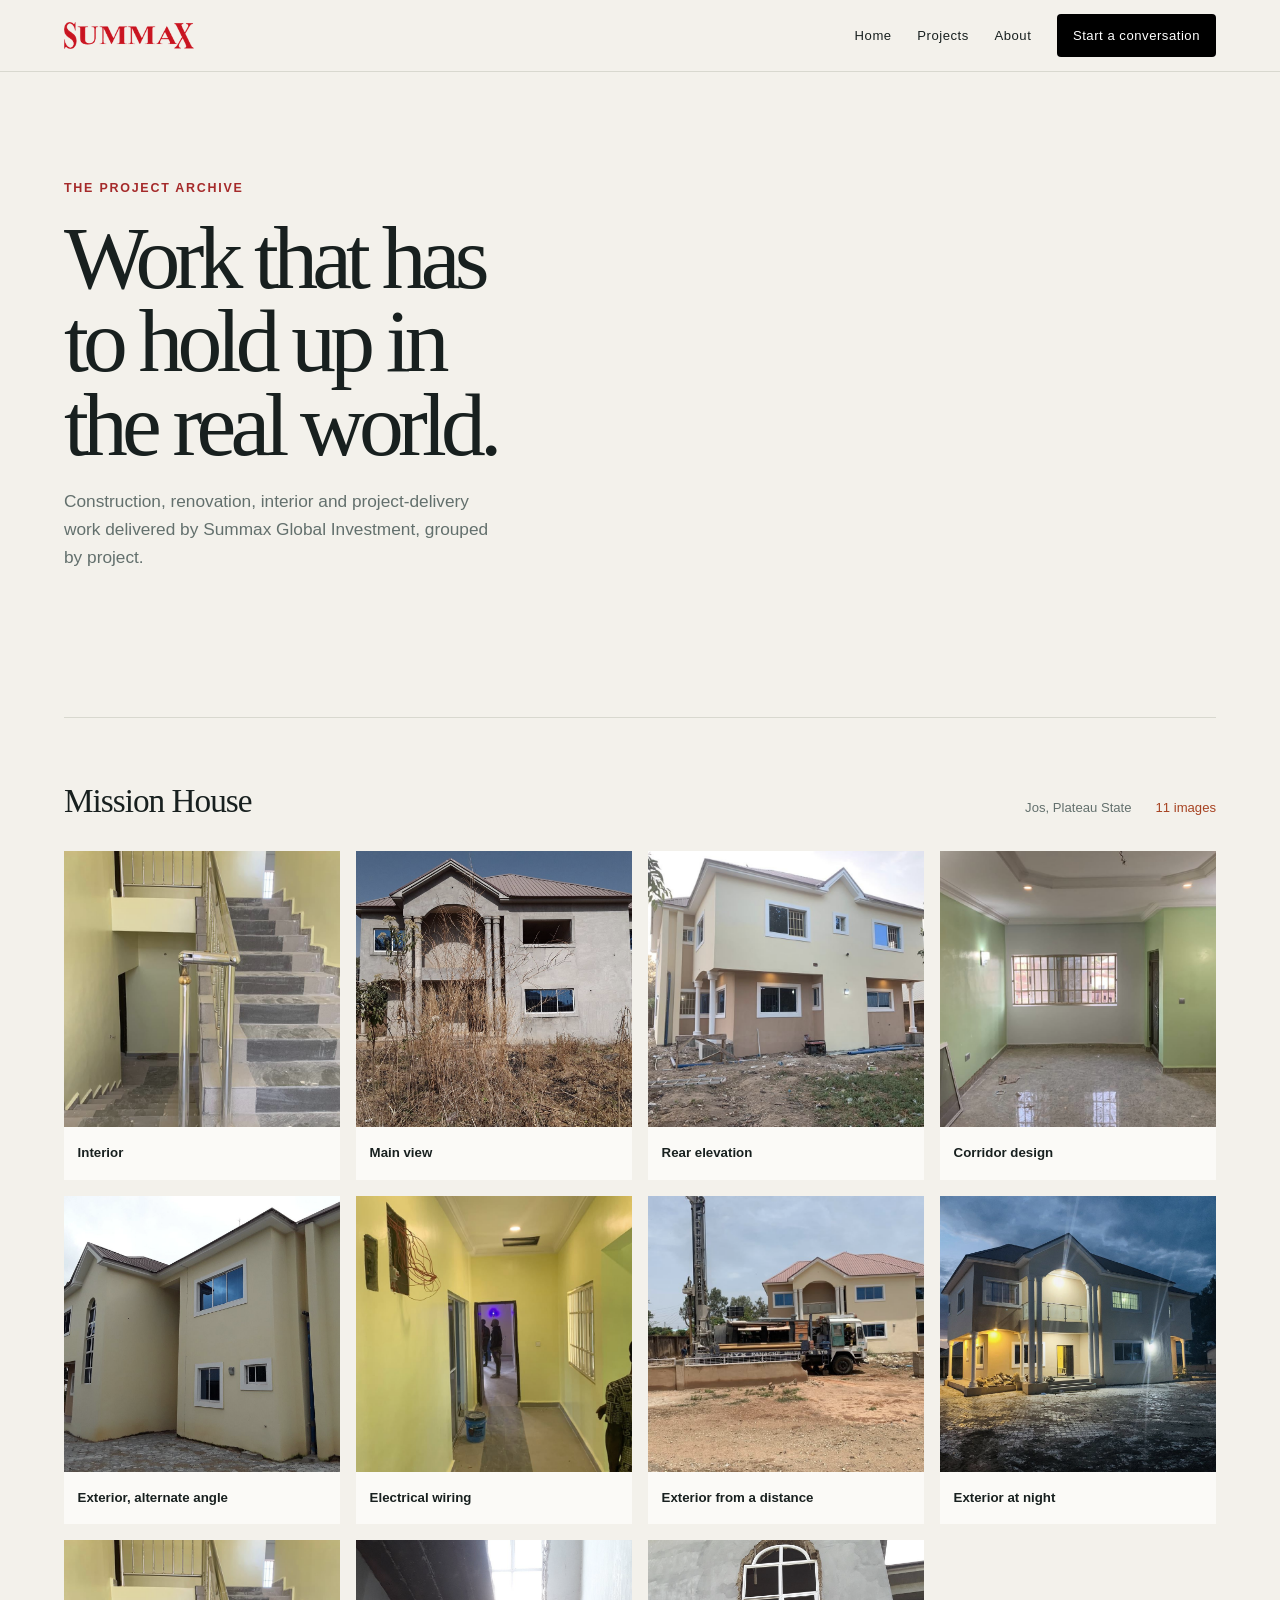
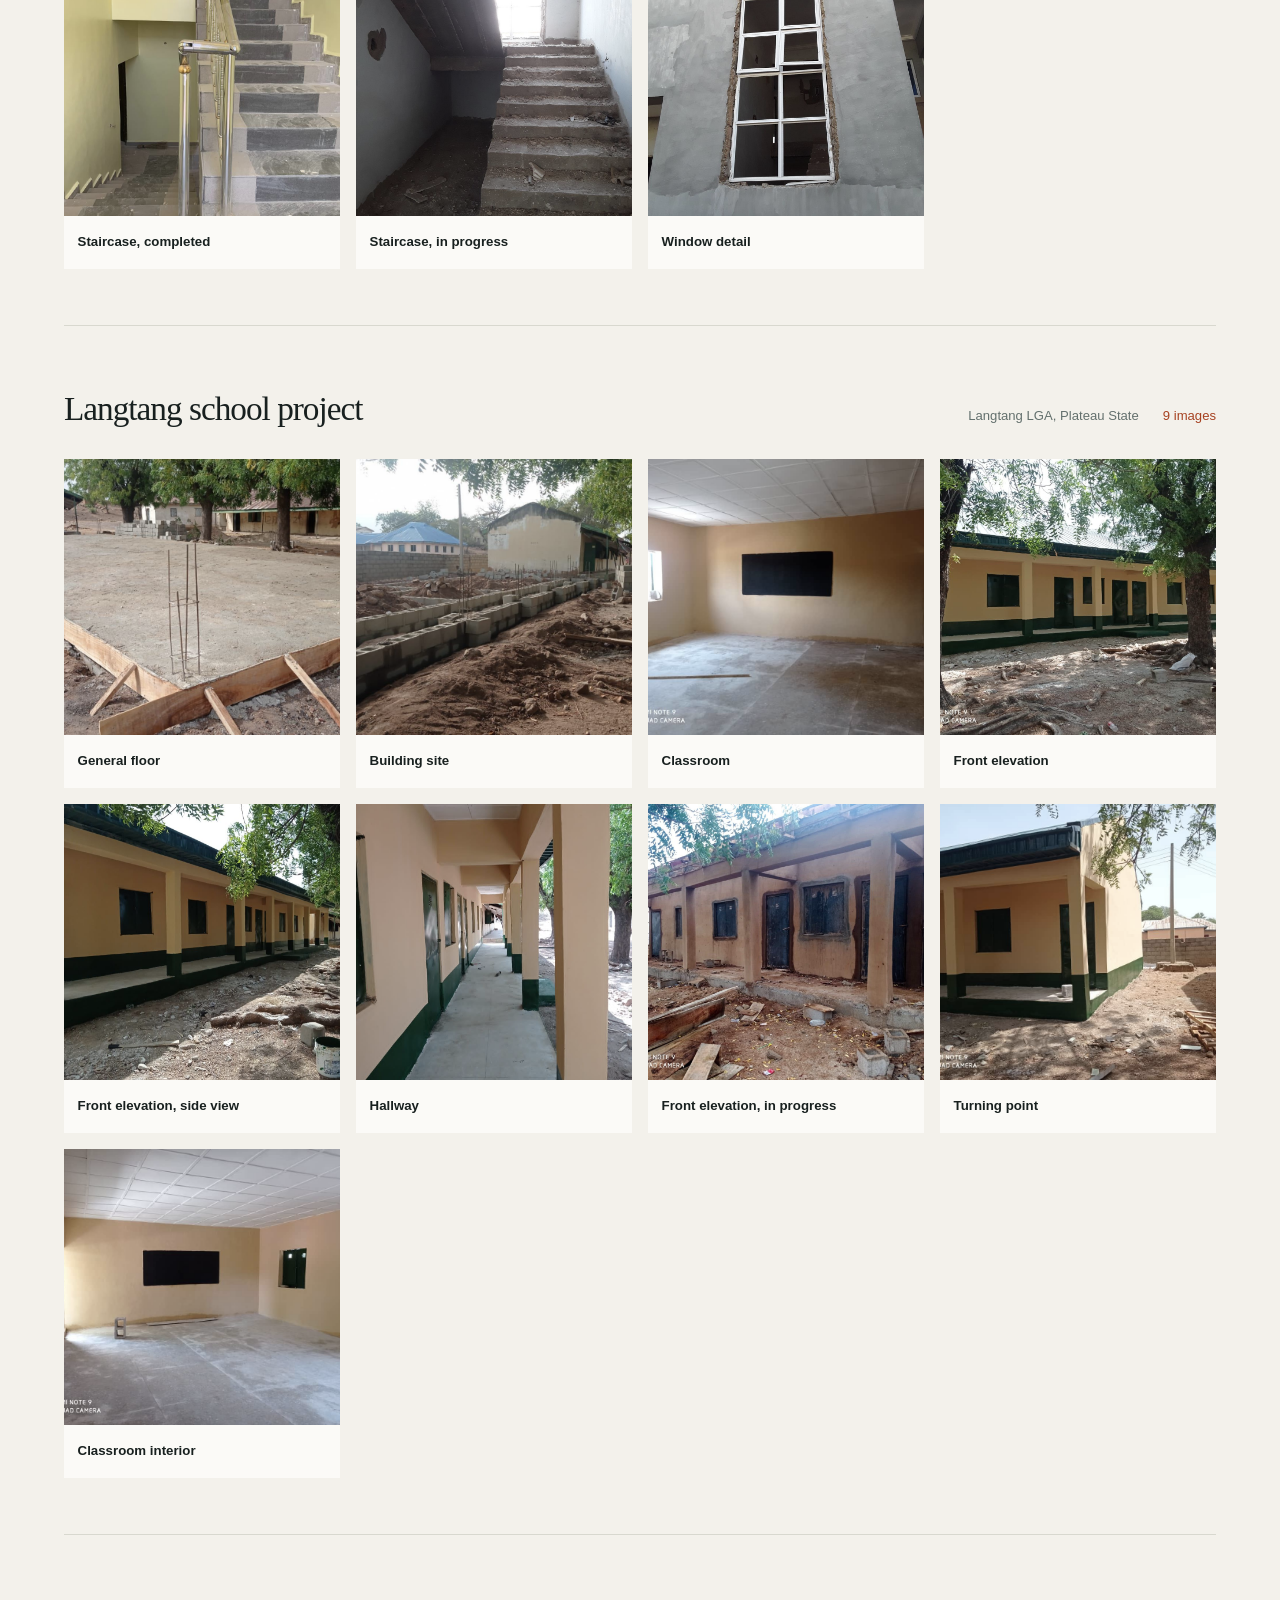
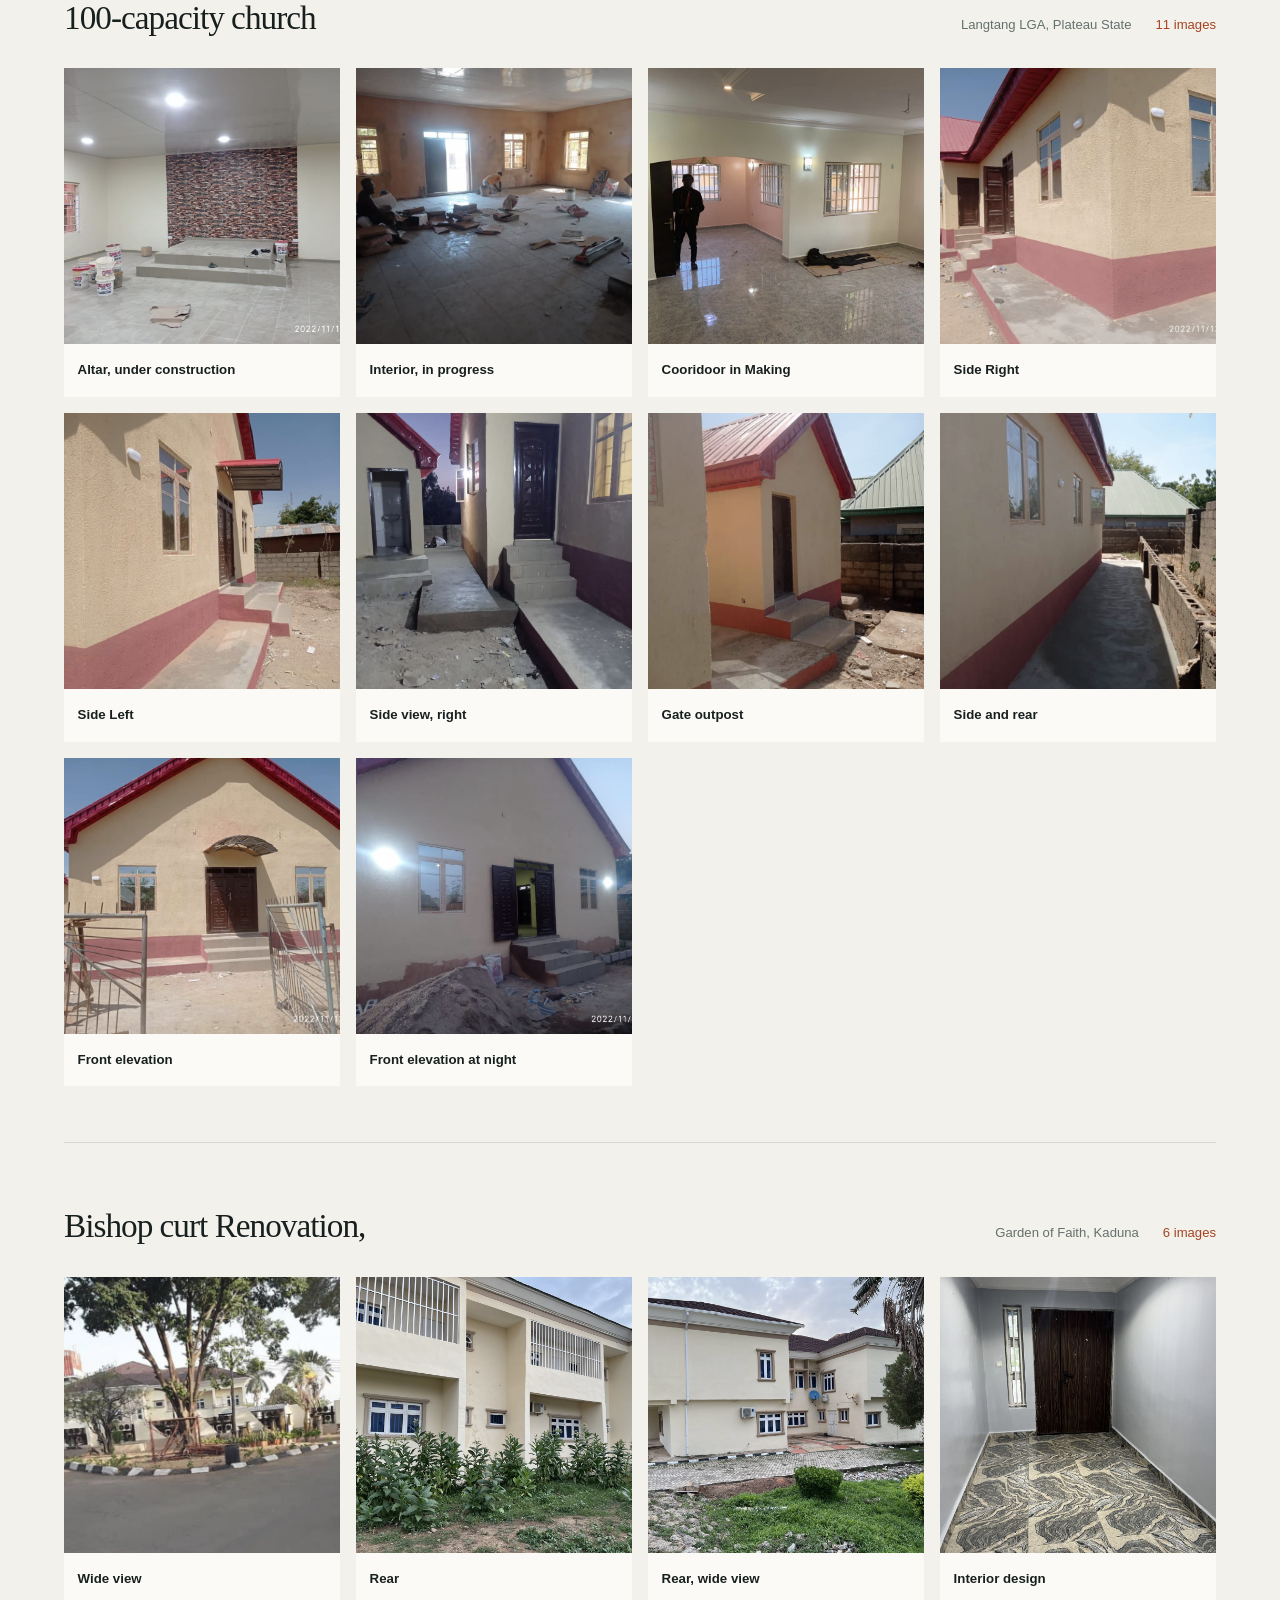
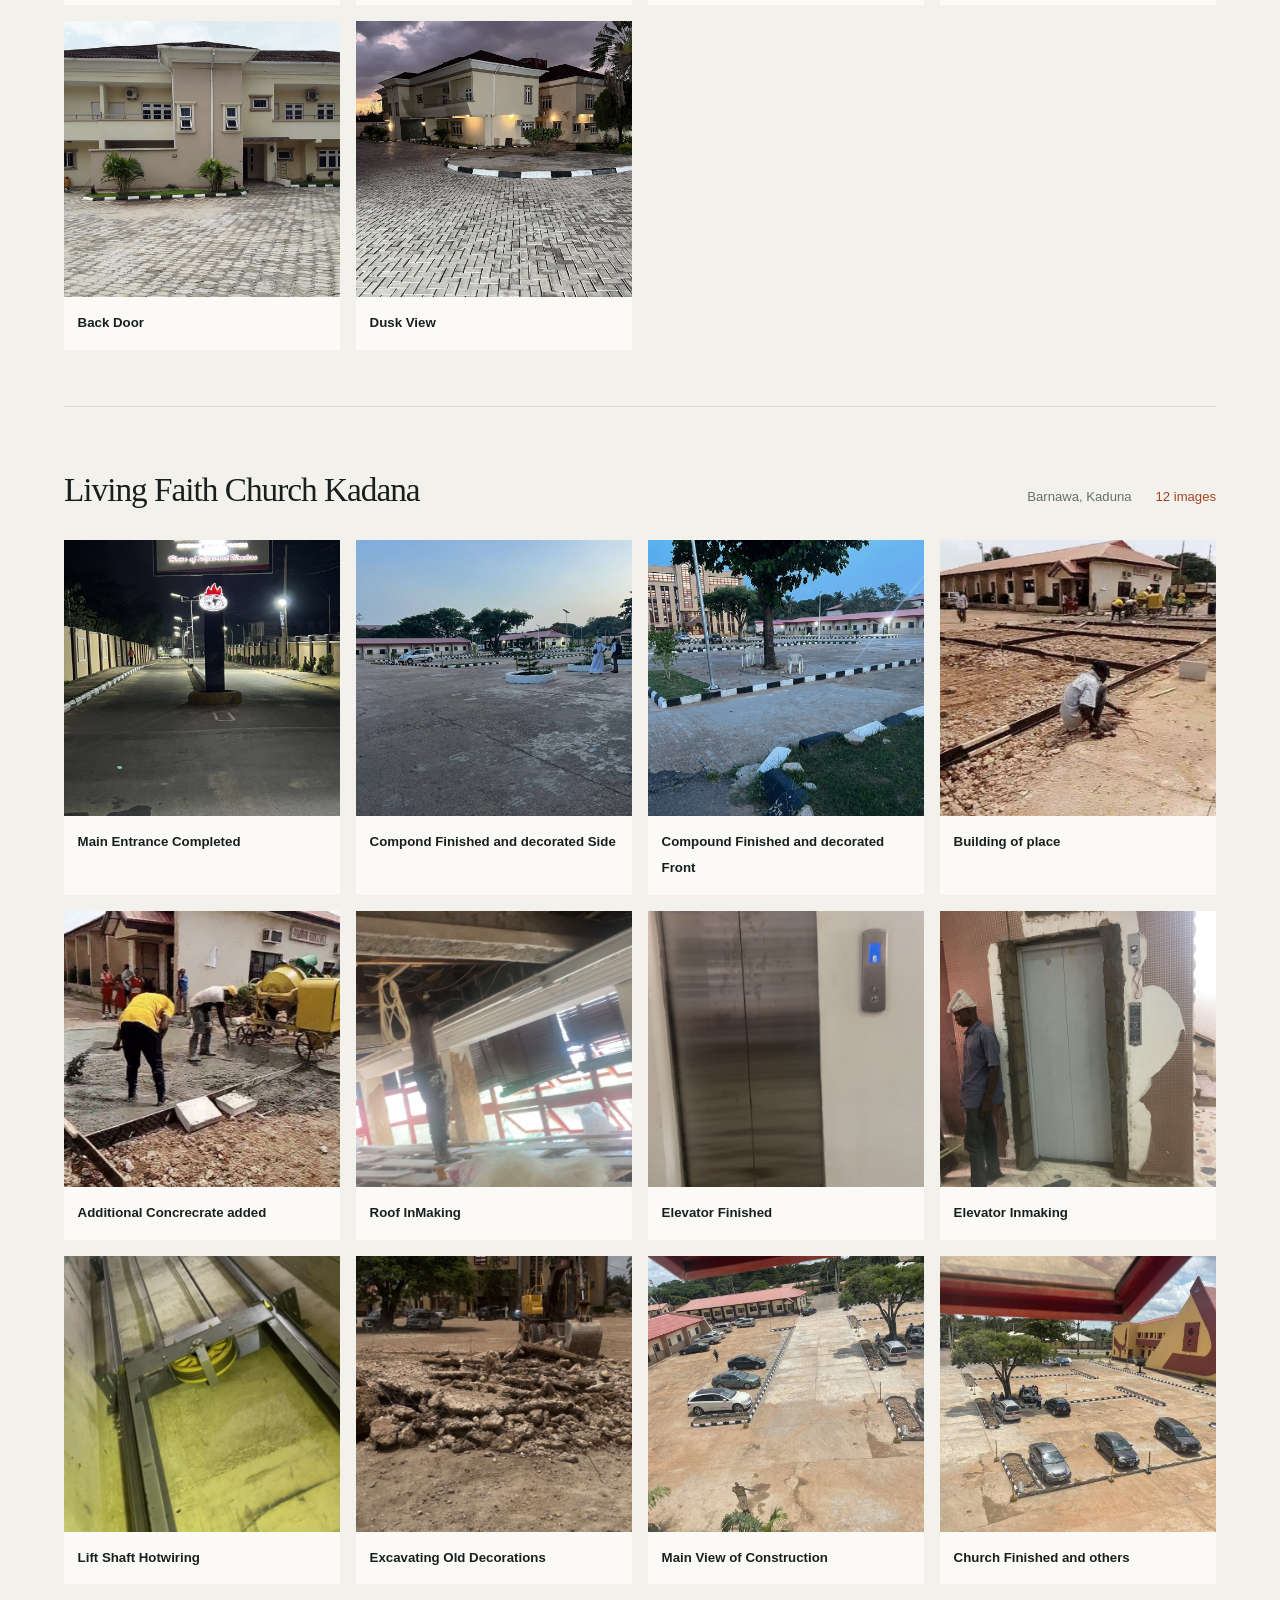
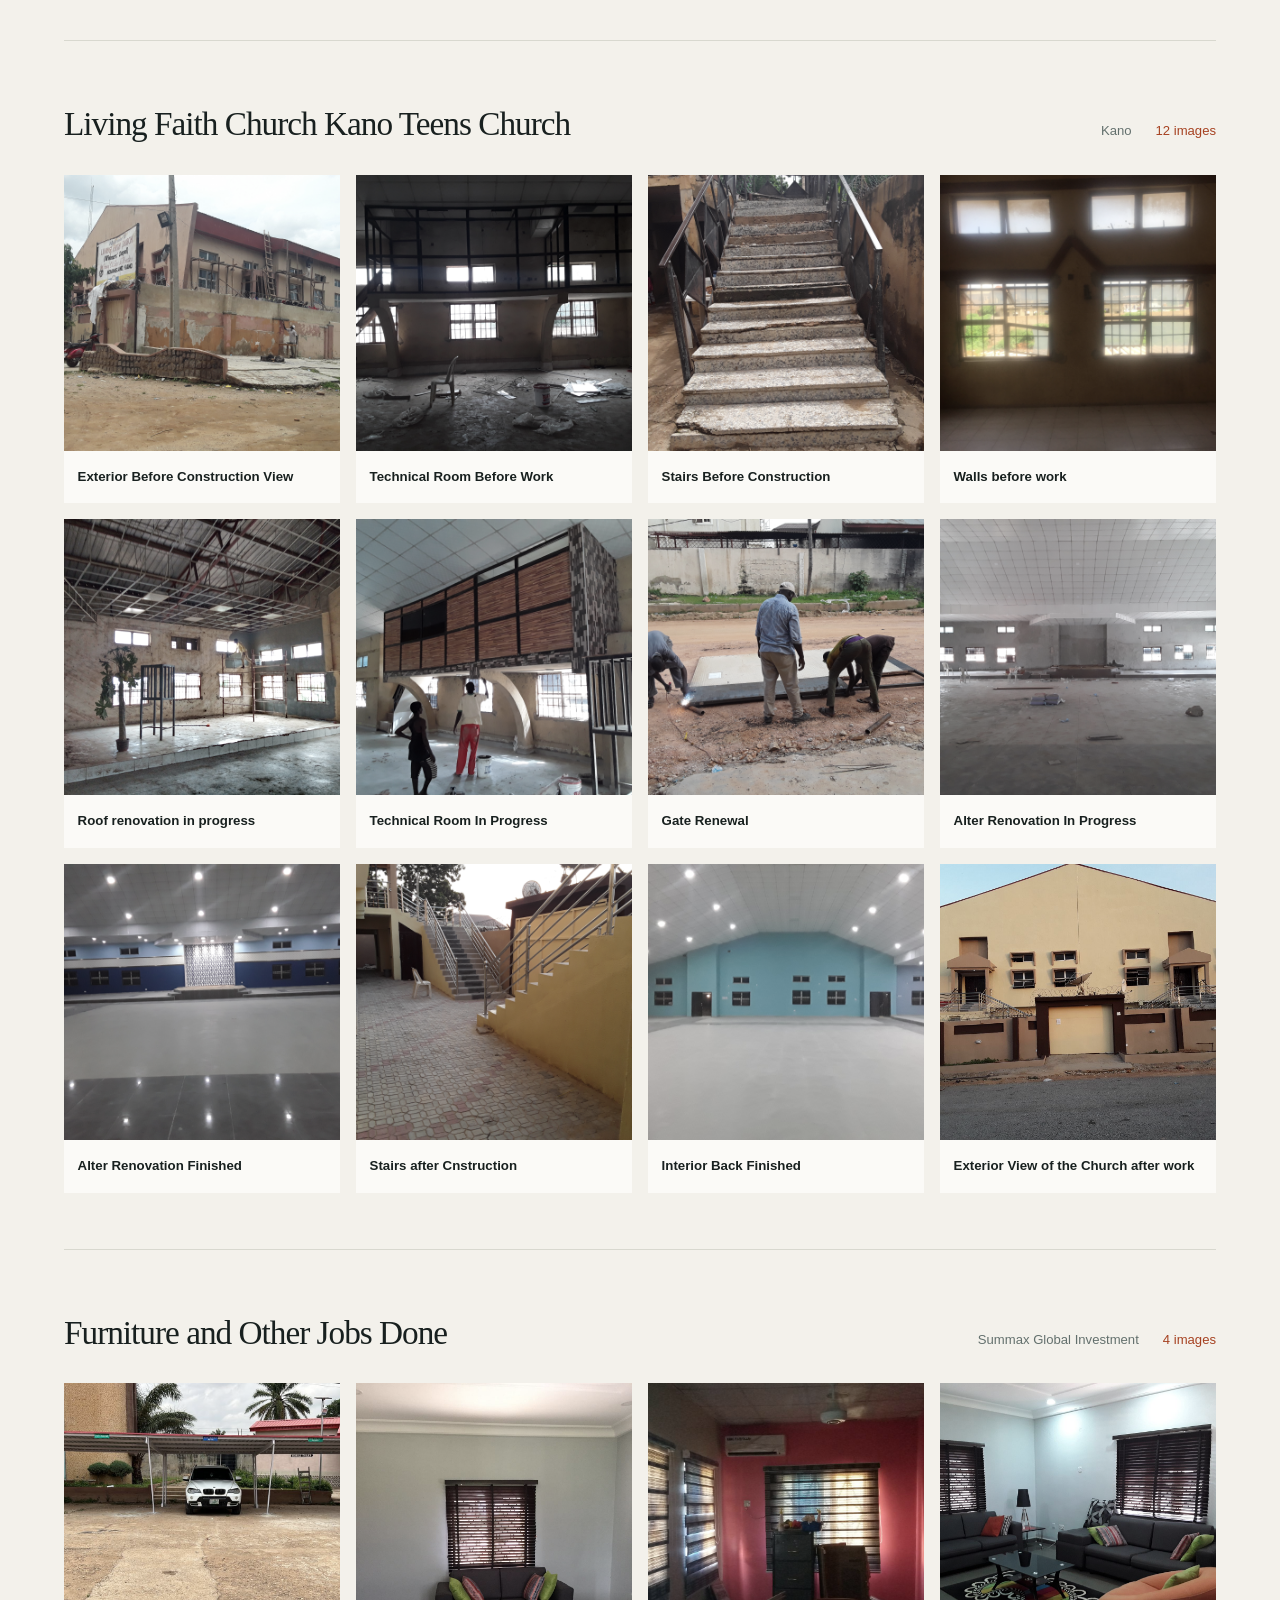
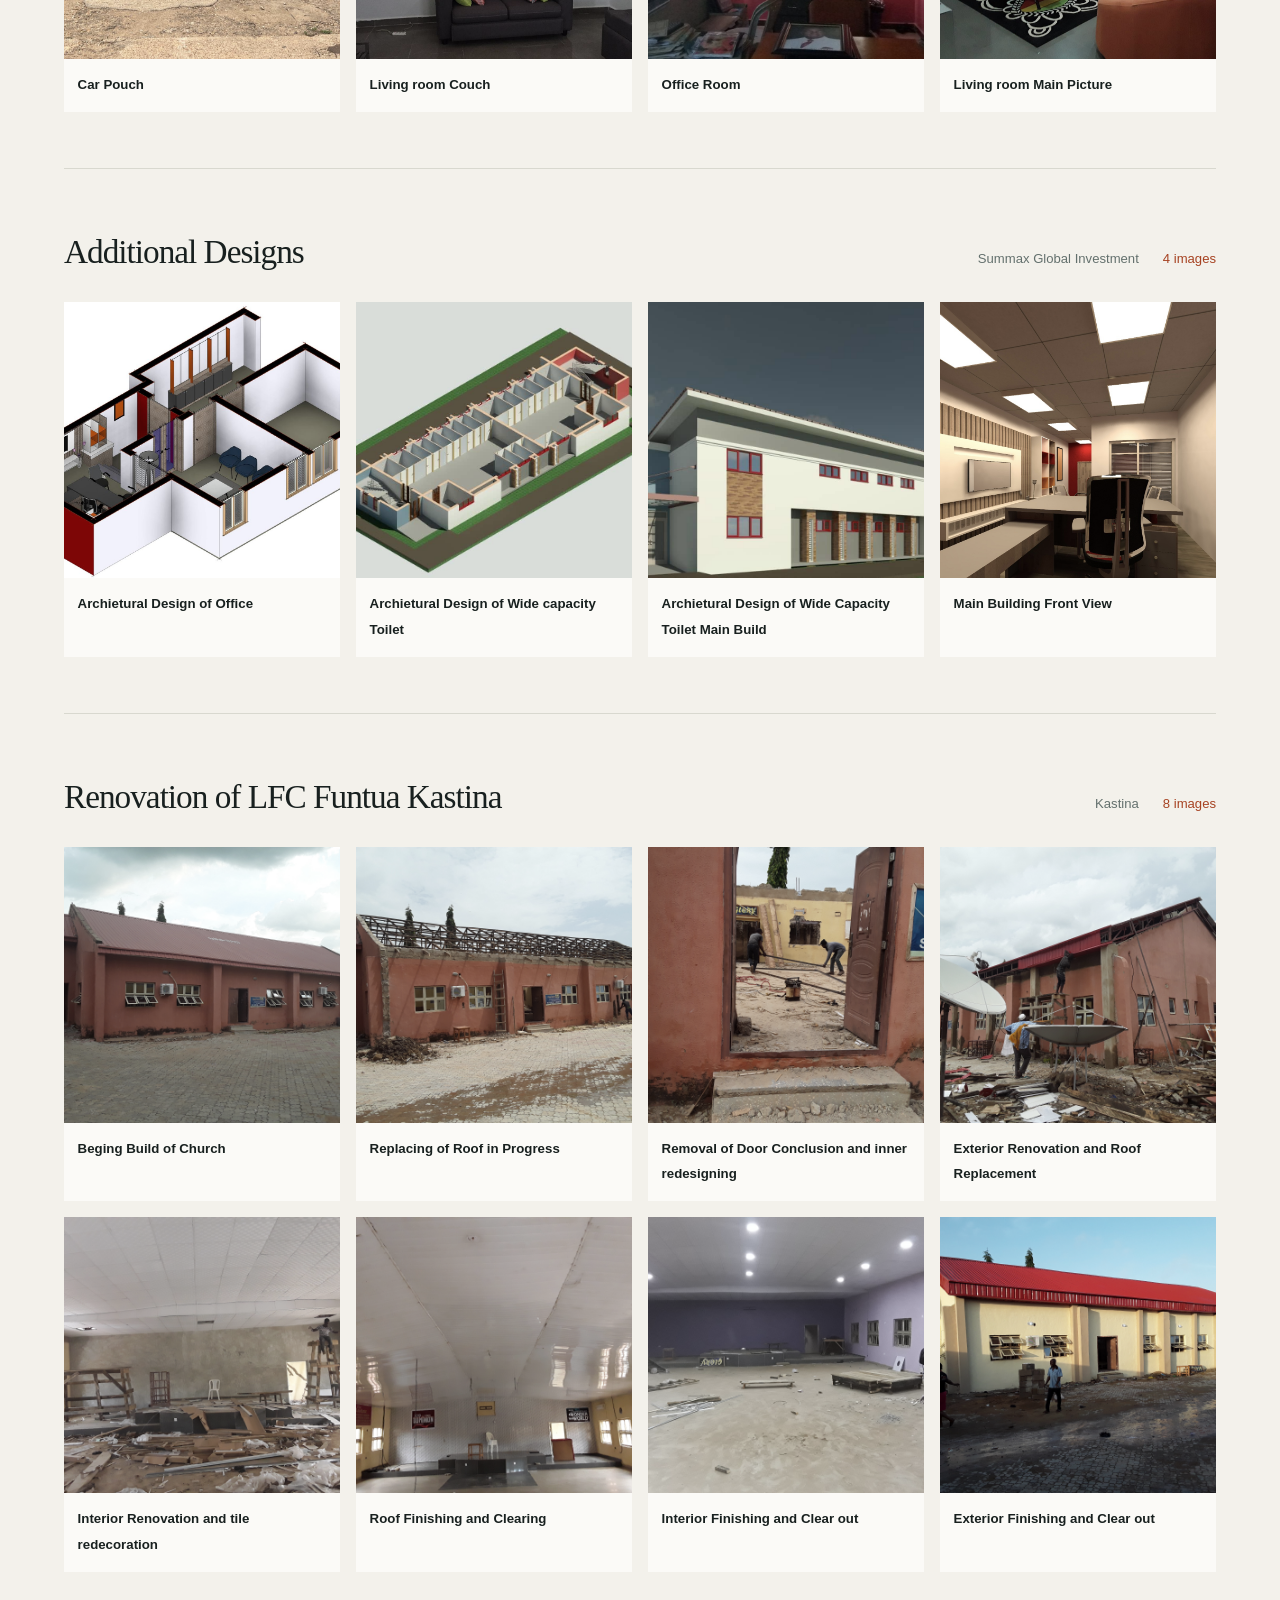
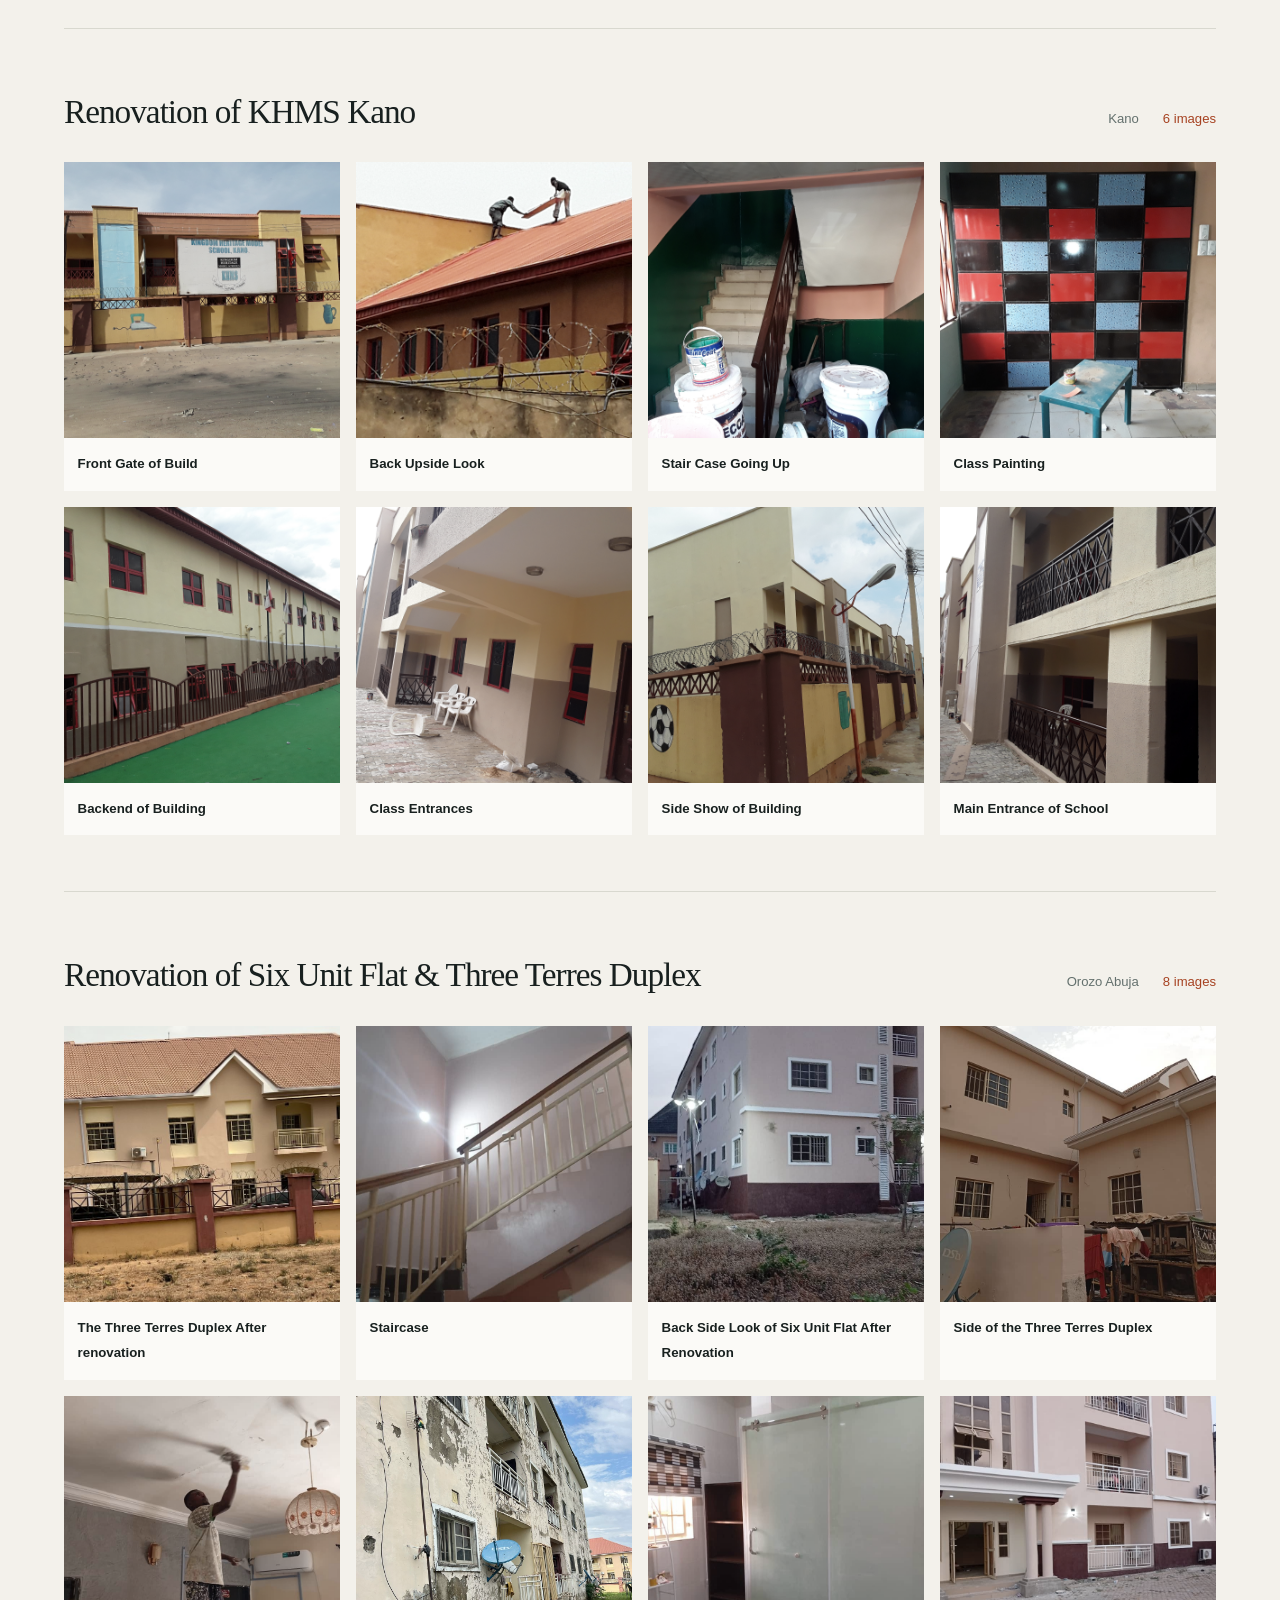
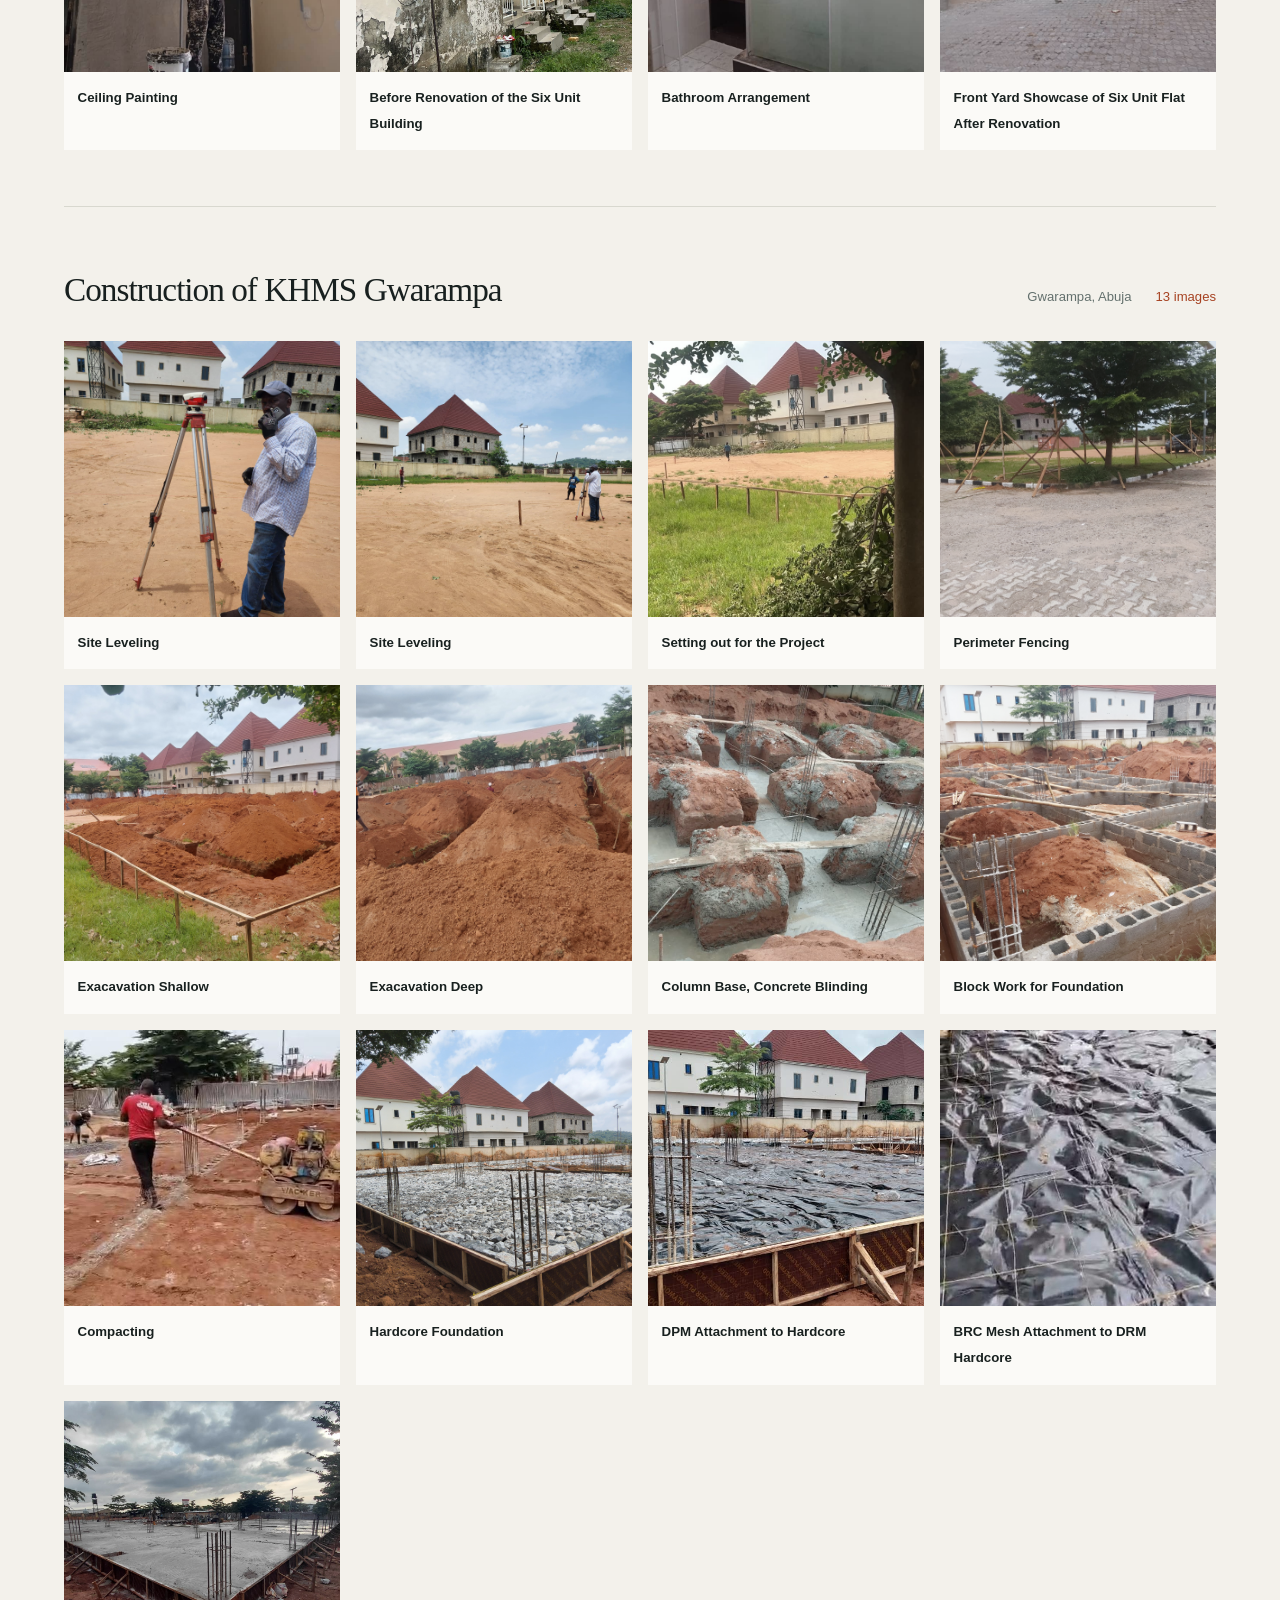
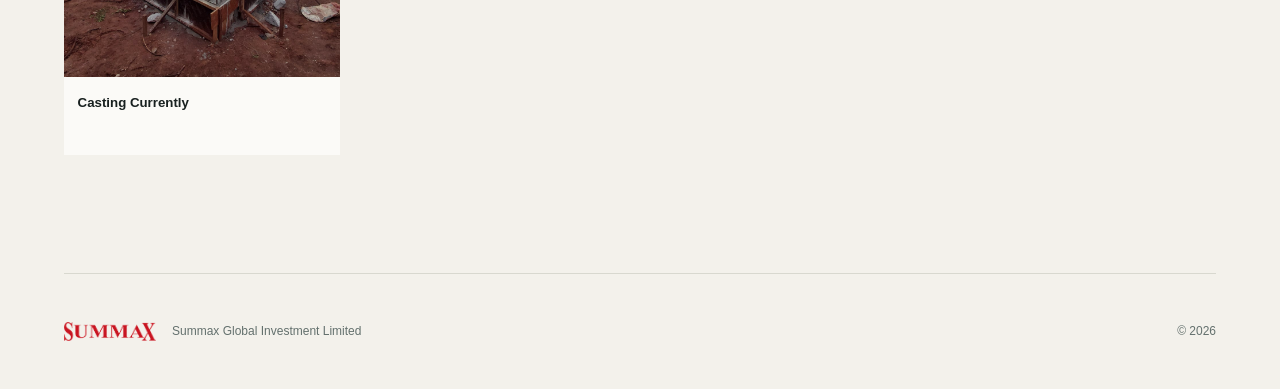
<file: projects.html>
<!DOCTYPE html>
<html xmlns="http://www.w3.org/1999/xhtml" lang="en" xml:lang="en"><head>

<meta charset="utf-8">
<meta name="generator" content="quarto-1.9.36">

<meta name="viewport" content="width=device-width, initial-scale=1.0, user-scalable=yes">


<title>Projects – Summax Global Investment</title>
<style>
/* Default styles provided by pandoc.
** See https://pandoc.org/MANUAL.html#variables-for-html for config info.
*/
code{white-space: pre-wrap;}
span.smallcaps{font-variant: small-caps;}
div.columns{display: flex; gap: min(4vw, 1.5em);}
div.column{flex: auto; overflow-x: auto;}
div.hanging-indent{margin-left: 1.5em; text-indent: -1.5em;}
ul.task-list{list-style: none;}
ul.task-list li input[type="checkbox"] {
  width: 0.8em;
  margin: 0 0.8em 0.2em -1em; /* quarto-specific, see https://github.com/quarto-dev/quarto-cli/issues/4556 */ 
  vertical-align: middle;
}
.display.math{display: block; text-align: center; margin: 0.5rem auto;}
</style>


	<link href="./assets/summax_icon_transparent_large.png" rel="icon" type="image/png">
<script src="site_libs/clipboard/clipboard.min.js"></script>
<script src="site_libs/quarto-html/tabby.min.js"></script>
<script src="site_libs/quarto-html/popper.min.js"></script>
<script src="site_libs/quarto-html/tippy.umd.min.js"></script>
<link href="site_libs/quarto-html/tippy.css" rel="stylesheet">
<link href="site_libs/quarto-html/light-border.css" rel="stylesheet">
<link href="site_libs/quarto-html/quarto-html-640605f58ae58ee79329c070719e555b.min.css" rel="stylesheet" append-hash="true" data-mode="light">
<link href="site_libs/quarto-html/quarto-syntax-highlighting-845c23b38eaddc0f92fda52bfe77a8c8.css" rel="stylesheet" id="quarto-text-highlighting-styles">
<style>html{ scroll-behavior: smooth; }</style>


<link rel="stylesheet" href="styles.css">
</head>

<body>


<header id="title-block-header">
<h1 class="title">Projects</h1>

</header>


<nav class="site-nav" aria-label="Main navigation">
<a class="site-nav-brand" href="index.html" aria-label="Summax Global Investment — home"><img class="brand-full" src="assets/logo-wordmark.png" alt="Summax Global Investment" width="849" height="177"></a>
<div class="site-nav-links">
<a href="index.html">Home</a><a href="projects.html">Projects</a><a href="about.html">About</a><a class="site-nav-cta" href="about.html#contact"><span class="cta-full">Start a conversation</span><span class="cta-short">Contact</span></a>
</div>
</nav>
	<div class="page-shell">
		<div class="page-hero">
			<span class="kicker">The project archive</span>
			<h1>
				Work that has to hold up in the real world.
			</h1>
			<p>
				Construction, renovation, interior and project-delivery work delivered by Summax Global Investment, grouped by project.
			</p>
		</div>
		<div class="archive-group">
			<div class="archive-group-head">
				<h2>
					Mission House
				</h2>
				<span>Jos, Plateau State</span>
				<span class="count">11 images</span>
			</div>
			<div class="source-archive-grid">
				<figure class="source-archive-card">
					<img width="810" height="1080" src="assets/source-archive/mission-house-interior.jpg" loading="lazy" alt="Interior">
						<figcaption>
							<strong>Interior</strong>
						</figcaption>
					</figure>
				<figure class="source-archive-card">
					<img width="1400" height="1050" src="assets/source-archive/mission-house.jpg" loading="lazy" alt="Main view">
						<figcaption>
							<strong>Main view</strong>
						</figcaption>
					</figure>
				<figure class="source-archive-card">
					<img width="1080" height="810" src="assets/source-archive/missionhouseback.jpg" loading="lazy" alt="Rear elevation">
						<figcaption>
							<strong>Rear elevation</strong>
						</figcaption>
					</figure>
				<figure class="source-archive-card">
					<img width="1080" height="810" src="assets/source-archive/missionhousecooridoordesign.jpg" loading="lazy" alt="Corridor design">
						<figcaption>
							<strong>Corridor design</strong>
						</figcaption>
					</figure>
				<figure class="source-archive-card">
					<img width="1400" height="1050" src="assets/source-archive/missionhousediffangle.jpg" loading="lazy" alt="Exterior, alternate angle">
						<figcaption>
							<strong>Exterior, alternate angle</strong>
						</figcaption>
					</figure>
				<figure class="source-archive-card">
					<img width="810" height="1080" src="assets/source-archive/missionhouseeletricalwiring.jpg" loading="lazy" alt="Electrical wiring">
						<figcaption>
							<strong>Electrical wiring</strong>
						</figcaption>
					</figure>
				<figure class="source-archive-card">
					<img width="1080" height="810" src="assets/source-archive/missionhousefromfar.jpg" loading="lazy" alt="Exterior from a distance">
						<figcaption>
							<strong>Exterior from a distance</strong>
						</figcaption>
					</figure>
				<figure class="source-archive-card">
					<img width="1400" height="1050" src="assets/source-archive/missionhouseoutnight.jpeg" loading="lazy" alt="Exterior at night">
						<figcaption>
							<strong>Exterior at night</strong>
						</figcaption>
					</figure>
				<figure class="source-archive-card">
					<img width="810" height="1080" src="assets/source-archive/missionhousestairscompleted.jpg" loading="lazy" alt="Staircase, completed">
						<figcaption>
							<strong>Staircase, completed</strong>
						</figcaption>
					</figure>
				<figure class="source-archive-card">
					<img width="1050" height="1400" src="assets/source-archive/missionhousestairsinprogress.jpg" loading="lazy" alt="Staircase, in progress">
						<figcaption>
							<strong>Staircase, in progress</strong>
						</figcaption>
					</figure>
				<figure class="source-archive-card">
					<img width="1050" height="1400" src="assets/source-archive/missionhousewin.jpg" loading="lazy" alt="Window detail">
						<figcaption>
							<strong>Window detail</strong>
						</figcaption>
					</figure>
			</div>
		</div>
		<div class="archive-group">
			<div class="archive-group-head">
				<h2>
					Langtang school project
				</h2>
				<span>Langtang LGA, Plateau State</span>
				<span class="count">9 images</span>
			</div>
			<div class="source-archive-grid">
				<figure class="source-archive-card">
					<img width="1280" height="720" src="assets/source-archive/langtagschoolgeneralfloor.jpg" loading="lazy" alt="General floor">
						<figcaption>
							<strong>General floor</strong>
						</figcaption>
					</figure>
				<figure class="source-archive-card">
					<img width="1280" height="720" src="assets/source-archive/langtangschoolbuildingsite.jpg" loading="lazy" alt="Building site">
						<figcaption>
							<strong>Building site</strong>
						</figcaption>
					</figure>
				<figure class="source-archive-card">
					<img width="1000" height="748" src="assets/source-archive/langtangschoolclass2.jpg" loading="lazy" alt="Classroom">
						<figcaption>
							<strong>Classroom</strong>
						</figcaption>
					</figure>
				<figure class="source-archive-card">
					<img width="1280" height="957" src="assets/source-archive/langtangschoolfront.jpg" loading="lazy" alt="Front elevation">
						<figcaption>
							<strong>Front elevation</strong>
						</figcaption>
					</figure>
				<figure class="source-archive-card">
					<img width="957" height="1280" src="assets/source-archive/langtangschoolfrontsided.jpg" loading="lazy" alt="Front elevation, side view">
						<figcaption>
							<strong>Front elevation, side view</strong>
						</figcaption>
					</figure>
				<figure class="source-archive-card">
					<img width="957" height="1280" src="assets/source-archive/langtangschoolhallway.jpg" loading="lazy" alt="Hallway">
						<figcaption>
							<strong>Hallway</strong>
						</figcaption>
					</figure>
				<figure class="source-archive-card">
					<img width="1280" height="957" src="assets/source-archive/langtangschoolinprogressfront.jpg" loading="lazy" alt="Front elevation, in progress">
						<figcaption>
							<strong>Front elevation, in progress</strong>
						</figcaption>
					</figure>
				<figure class="source-archive-card">
					<img width="1000" height="748" src="assets/source-archive/langtangschoolturningpoint.jpg" loading="lazy" alt="Turning point">
						<figcaption>
							<strong>Turning point</strong>
						</figcaption>
					</figure>
				<figure class="source-archive-card">
					<img width="1000" height="748" src="assets/source-archive/lantangschoolclassinterior.jpg" loading="lazy" alt="Classroom interior">
						<figcaption>
							<strong>Classroom interior</strong>
						</figcaption>
					</figure>
			</div>
		</div>
		<div class="archive-group">
			<div class="archive-group-head">
				<h2>
					100-capacity church
				</h2>
				<span>Langtang LGA, Plateau State</span>
				<span class="count">11 images</span>
			</div>
			<div class="source-archive-grid">
				<figure class="source-archive-card">
					<img width="1280" height="957" src="assets/source-archive/100capacityalterdesigning.jpg" loading="lazy" alt="Altar, under construction">
						<figcaption>
							<strong>Altar, under construction</strong>
						</figcaption>
					</figure>
				<figure class="source-archive-card">
					<img width="750" height="1000" src="assets/source-archive/100capacitychurchinteriormaking.jpg" loading="lazy" alt="Interior, in progress">
						<figcaption>
							<strong>Interior, in progress</strong>
						</figcaption>
					</figure>
				<figure class="source-archive-card">
					<img width="1080" height="810" src="assets/source-archive/id.jpg" loading="lazy" alt="id">
						<figcaption>
							<strong>Cooridoor in Making</strong>
						</figcaption>
					</figure>

				<figure class="source-archive-card">
					<img width="1000" height="750" src="assets/source-archive/cds1.jpg" loading="lazy" alt="cds1">
						<figcaption>
							<strong>Side Right</strong>
						</figcaption>
					</figure>
				<figure class="source-archive-card">
					<img width="750" height="1000" src="assets/source-archive/cds2.jpg" loading="lazy" alt="cds2">
						<figcaption>
							<strong>Side Left</strong>
						</figcaption>
					</figure>
				<figure class="source-archive-card">
					<img width="957" height="1280" src="assets/source-archive/100capacitychurchsideright.jpg" loading="lazy" alt="Side view, right">
						<figcaption>
							<strong>Side view, right</strong>
						</figcaption>
					</figure>
				<figure class="source-archive-card">
					<img width="750" height="1000" src="assets/source-archive/100capacitygateoutpost.jpg" loading="lazy" alt="Gate outpost">
						<figcaption>
							<strong>Gate outpost</strong>
						</figcaption>
					</figure>
				<figure class="source-archive-card">
					<img width="750" height="1000" src="assets/source-archive/100capacitysideback.jpg" loading="lazy" alt="Side and rear">
						<figcaption>
							<strong>Side and rear</strong>
						</figcaption>
					</figure>
				<figure class="source-archive-card">
					<img width="1000" height="750" src="assets/source-archive/100capchurchfront.jpg" loading="lazy" alt="Front elevation">
						<figcaption>
							<strong>Front elevation</strong>
						</figcaption>
					</figure>
				<figure class="source-archive-card">
					<img width="1280" height="957" src="assets/source-archive/100capchurchfrontnight.jpg" loading="lazy" alt="Front elevation at night">
						<figcaption>
							<strong>Front elevation at night</strong>
						</figcaption>
					</figure>
			</div>
		</div>
		<div class="archive-group">
			<div class="archive-group-head">
				<h2>
					Bishop curt Renovation, 
				</h2>
				<span>Garden of Faith, Kaduna</span>
				<span class="count">6 images</span>
			</div>
			<div class="source-archive-grid">
				<figure class="source-archive-card">
					<img width="1280" height="591" src="assets/source-archive/redesignoflfcdurimifar.jpg" loading="lazy" alt="Wide view">
						<figcaption>
							<strong>Wide view</strong>
						</figcaption>
					</figure>
				<figure class="source-archive-card">
					<img width="1400" height="1050" src="assets/source-archive/redesignofofficelfcdurimiback.jpeg" loading="lazy" alt="Rear">
						<figcaption>
							<strong>Rear</strong>
						</figcaption>
					</figure>
				<figure class="source-archive-card">
					<img width="1400" height="1050" src="assets/source-archive/redesignofofficelfcdurimibackfar.jpeg" loading="lazy" alt="Rear, wide view">
						<figcaption>
							<strong>Rear, wide view</strong>
						</figcaption>
					</figure>
				<figure class="source-archive-card">
					<img width="1050" height="1400" src="assets/source-archive/redesignofofficelfcdurimiinteriordesign.jpeg" loading="lazy" alt="Interior design">
						<figcaption>
							<strong>Interior design</strong>
						</figcaption>
					</figure>
				<figure class="source-archive-card">
					<img width="1400" height="1050" src="assets/source-archive/20230603-143700.jpg" loading="lazy" alt="20230603-143700">
						<figcaption>
							<strong>Back Door</strong>
						</figcaption>
					</figure>
				<figure class="source-archive-card">
					<img width="1400" height="1050" src="assets/source-archive/redesignofsec-office-lfcdurimi.jpeg" loading="lazy" alt="Section office">
						<figcaption>
							<strong>Dusk View</strong>
						</figcaption>
					</figure>
			</div>
		</div>
		<div class="archive-group">
			<div class="archive-group-head">
				<h2>
					Living Faith Church Kadana
				</h2>
				<span>Barnawa, Kaduna</span>
				<span class="count">12 images</span>
			</div>
			<div class="source-archive-grid">
				<figure class="source-archive-card">
					<img width="1400" height="1050" src="assets/source-archive/IMG-20241115-WA0110.jpg" loading="lazy" alt="Exterior">
						<figcaption>
							<strong>Main Entrance Completed</strong>
						</figcaption>
					</figure>
				<figure class="source-archive-card">
					<img width="1400" height="1050" src="assets/source-archive/IMG-20241115-WA0106.jpg" loading="lazy" alt="img-6175-jpg">
						<figcaption>
							<strong>Compond Finished and decorated Side</strong>
						</figcaption>
					</figure>
			<figure class="source-archive-card">
					<img width="750" height="1000" src="assets/source-archive/IMG-20241115-WA0107.jpg" loading="lazy" alt="cdi">
						<figcaption>
							<strong>Compound Finished and decorated Front</strong>
						</figcaption>
					</figure>
				<figure class="source-archive-card">
					<img width="750" height="1000" src="assets/source-archive/IMG_0236.jpg" loading="lazy" alt="cdi">
						<figcaption>
							<strong>Building of place</strong>
						</figcaption>
					</figure>
				<figure class="source-archive-card">
					<img width="750" height="1000" src="assets/source-archive/IMG_0237.jpg" loading="lazy" alt="cdi">
						<figcaption>
							<strong>Additional Concrecrate added</strong>
						</figcaption>
					</figure>
				<figure class="source-archive-card">
					<img width="750" height="1000" src="assets/source-archive/IMG_0238.jpg" loading="lazy" alt="cdi">
						<figcaption>
							<strong>Roof InMaking</strong>
						</figcaption>
					</figure>
	
				<figure class="source-archive-card">
					<img width="1400" height="1050" src="assets/source-archive/IMG_0244.jpg" loading="lazy" alt="Interior painting">
						<figcaption>
							<strong>Elevator Finished</strong>
						</figcaption>
						
					</figure>
				<figure class="source-archive-card">
					<img width="1400" height="1050" src="assets/source-archive/IMG_0243.jpg" loading="lazy" alt="Interior painting">
						<figcaption>
							<strong>Elevator Inmaking</strong>
						</figcaption>
					</figure>
				<figure class="source-archive-card">
					<img width="1400" height="1050" src="assets/source-archive/IMG_0241.jpg" loading="lazy" alt="Interior painting">
						<figcaption>
							<strong>Lift Shaft Hotwiring</strong>
						</figcaption>
					</figure>				
				<figure class="source-archive-card">
					<img width="1400" height="1050" src="assets/source-archive/IMG_0233.jpg" loading="lazy" alt="Interior painting">
						<figcaption>
							<strong>Excavating Old Decorations</strong>
						</figcaption>
					</figure>
								
				<figure class="source-archive-card">
					<img width="1400" height="1050" src="assets/source-archive/IMG-20241115-WA0119.jpg" loading="lazy" alt="Interior painting">
						<figcaption>
							<strong>Main View of Construction</strong>
						</figcaption>
					</figure>
				<figure class="source-archive-card">
					<img width="1400" height="1050" src="assets/source-archive/IMG-20241115-WA0120.jpg" loading="lazy" alt="Interior painting">
						<figcaption>
							<strong>Church Finished and others</strong>
						</figcaption>
					</figure>

			</div>
		</div>
		<div class="archive-group">
			<div class="archive-group-head">
				<h2>
					Living Faith Church Kano Teens Church
				</h2>
				<span>Kano</span>
				<span class="count">12 images</span>
			</div>
			<div class="source-archive-grid">
				<figure class="source-archive-card">
					<img width="1400" height="1050" src="assets/source-archive/20170409_015351.jpg" loading="lazy" alt="Exterior">
						<figcaption>
							<strong>Exterior Before Construction View</strong>
						</figcaption>
					</figure>
				<figure class="source-archive-card">
					<img width="1400" height="1050" src="assets/source-archive/20170410_234853.jpg" loading="lazy" alt="img-6175-jpg">
						<figcaption>
							<strong>Technical Room Before Work</strong>
						</figcaption>
					</figure>

				<figure class="source-archive-card">
					<img width="750" height="1000" src="assets/source-archive/20170410_235222.jpg" loading="lazy" alt="cdi">
						<figcaption>
							<strong>Stairs Before Construction</strong>
						</figcaption>
					</figure>
				<figure class="source-archive-card">
					<img width="1400" height="1050" src="assets/source-archive/IMG_6097.JPG.jpg" loading="lazy" alt="Interior painting">
						<figcaption>
							<strong>Walls before work</strong>
						</figcaption>
					</figure>
				<figure class="source-archive-card">
					<img width="1400" height="1050" src="assets/source-archive/IMG_20180825_124447_2.jpg" loading="lazy" alt="Exterior">
						<figcaption>
							<strong>Roof renovation in progress</strong>
						</figcaption>
					</figure>
				<figure class="source-archive-card">
					<img width="1400" height="1050" src="assets/source-archive/20180916_092207.jpg" loading="lazy" alt="img-6175-jpg">
						<figcaption>
							<strong>Technical Room In Progress</strong>
						</figcaption>
					</figure>

				<figure class="source-archive-card">
					<img width="750" height="1000" src="assets/source-archive/20180919_152947.jpg" loading="lazy" alt="cdi">
						<figcaption>
							<strong>Gate Renewal</strong>
						</figcaption>
					</figure>
				<figure class="source-archive-card">
					<img width="1400" height="1050" src="assets/source-archive/20180913_132836.jpg" loading="lazy" alt="Interior painting">
						<figcaption>
							<strong>Alter Renovation In Progress</strong>
						</figcaption>
					</figure>
				<figure class="source-archive-card">
					<img width="1400" height="1050" src="assets/source-archive/20180927_183757.jpg" loading="lazy" alt="Exterior">
						<figcaption>
							<strong>Alter Renovation Finished</strong>
						</figcaption>
					</figure>
				<figure class="source-archive-card">
					<img width="1400" height="1050" src="assets/source-archive/20180930_063503.jpg" loading="lazy" alt="img-6175-jpg">
						<figcaption>
							<strong>Stairs after Cnstruction</strong>
						</figcaption>
					</figure>

				<figure class="source-archive-card">
					<img width="750" height="1000" src="assets/source-archive/20180927_184023.jpg" loading="lazy" alt="cdi">
						<figcaption>
							<strong>Interior Back Finished</strong>
						</figcaption>
					</figure>
				<figure class="source-archive-card">
					<img width="1400" height="1050" src="assets/source-archive/constructionoflfcteenschurchextrior.jpg" loading="lazy" alt="Interior painting">
						<figcaption>
							<strong>Exterior View of the Church after work</strong>
						</figcaption>
					</figure>
			</div>
		</div>
		<div class="archive-group archive-group--people">
			<div class="archive-group-head">



				<h2>
					Furniture and Other Jobs Done
				</h2>
				<span>Summax Global Investment</span>
				<span class="count">4 images</span>
			</div>
			<div class="source-archive-grid">
				<figure class="source-archive-card">
					<img width="1400" height="788" src="assets/source-archive/car-pouch.jpg" loading="lazy" alt="Car Pouch ">
						<figcaption>
							<strong>Car Pouch</strong>
						</figcaption>
					</figure>
				<figure class="source-archive-card">
					<img width="1050" height="1400" src="assets/source-archive/chair.jpg" loading="lazy" alt="Chair">
						<figcaption>
							<strong>Living room Couch</strong>
						</figcaption>
					</figure>
				<figure class="source-archive-card">
					<img width="1400" height="788" src="assets/source-archive/office.jpg" loading="lazy" alt="Office">
						<figcaption>
							<strong>Office Room </strong>
						</figcaption>
					</figure>
				<figure class="source-archive-card">
					<img width="1400" height="1050" src="assets/source-archive/id1.jpg" loading="lazy" alt="id1">
						<figcaption>
							<strong>Living room Main Picture</strong>
						</figcaption>
					</figure>
			</div>
		</div>
		<div class="archive-group">
			<div class="archive-group-head">
				<h2>
					Additional  Designs
				</h2>
				<span>Summax Global Investment</span>
				<span class="count">4 images</span>
			</div>
			<div class="source-archive-grid">

				<figure class="source-archive-card">
					<img width="1400" height="925" src="assets/source-archive/archd.jpg" loading="lazy" alt="archd">
						<figcaption>
							<strong>Archietural Design of Office</strong>
						</figcaption>
					</figure>
				<figure class="source-archive-card">
					<img width="1027" height="675" src="assets/source-archive/archd2.jpg" loading="lazy" alt="archd2">
						<figcaption>
							<strong>Archietural Design of Wide capacity Toilet</strong>
						</figcaption>
					</figure>
				<figure class="source-archive-card">
					<img width="1080" height="700" src="assets/source-archive/archd3.jpg" loading="lazy" alt="archd3">
						<figcaption>
							<strong>Archietural Design of Wide Capacity Toilet Main Build</strong>
						</figcaption>
					</figure>

				<figure class="source-archive-card">
					<img width="1000" height="750" src="assets/source-archive/IMG-20241114-WA0002.jpg" loading="lazy" alt="lsucom-front">
						<figcaption>
							<strong>Main Building Front View</strong>
						</figcaption>
					</figure>
			</div>
		</div>
		<div class="archive-group">
			<div class="archive-group-head">
				<h2>
					Renovation of LFC Funtua Kastina
				</h2>
				<span>Kastina</span>
				<span class="count">8 images</span>
			</div>
			<div class="source-archive-grid">

				<figure class="source-archive-card">
					<img width="1400" height="925" src="assets/source-archive/20190717_175659.jpg" loading="lazy" alt="archd">
						<figcaption>
							<strong>Beging Build of Church</strong>
						</figcaption>
					</figure>
				<figure class="source-archive-card">
					<img width="1400" height="925" src="assets/source-archive/20190718_141036.jpg" loading="lazy" alt="archd">
						<figcaption>
							<strong>Replacing of Roof in Progress</strong>
						</figcaption>
					</figure>
				<figure class="source-archive-card">
					<img width="1400" height="925" src="assets/source-archive/20190720_065851.jpg" loading="lazy" alt="archd">
						<figcaption>
							<strong>Removal of Door Conclusion and inner redesigning</strong>
						</figcaption>
					</figure>
				<figure class="source-archive-card">
					<img width="1400" height="925" src="assets/source-archive/20190729_134823.jpg" loading="lazy" alt="archd">
						<figcaption>
							<strong>Exterior Renovation and Roof Replacement</strong>
						</figcaption>
					</figure>
				<figure class="source-archive-card">
					<img width="1400" height="925" src="assets/source-archive/2019073_145206.jpg" loading="lazy" alt="archd">
						<figcaption>
							<strong>Interior Renovation and tile redecoration</strong>
						</figcaption>
					</figure>
				<figure class="source-archive-card">
					<img width="1400" height="925" src="assets/source-archive/20190718_092616.jpg" loading="lazy" alt="archd">
						<figcaption>
							<strong>Roof Finishing and Clearing</strong>
						</figcaption>
					</figure>
				<figure class="source-archive-card">
					<img width="1400" height="925" src="assets/source-archive/20190802_194610.jpg" loading="lazy" alt="archd">
						<figcaption>
							<strong>Interior Finishing and Clear out</strong>
						</figcaption>
					</figure>
				<figure class="source-archive-card">
					<img width="1400" height="925" src="assets/source-archive/20190803_065647.jpg" loading="lazy" alt="archd">
						<figcaption>
							<strong>Exterior Finishing and Clear out</strong>
						</figcaption>
					</figure>
				
			</div>
		</div>
		
		<div class="archive-group">
			<div class="archive-group-head">
				<h2>
					Renovation of KHMS Kano
				</h2>
				<span>Kano</span>
				<span class="count">6 images</span>
			</div>
			<div class="source-archive-grid">

				<figure class="source-archive-card">
					<img width="1400" height="925" src="assets/source-archive/20190527_153002.jpg" loading="lazy" alt="archd">
						<figcaption>
							<strong>Front Gate of Build</strong>
						</figcaption>
					</figure>

				</figure>
				<figure class="source-archive-card">
					<img width="1400" height="925" src="assets/source-archive/20190605_120248.jpg" loading="lazy" alt="archd">
						<figcaption>
							<strong>Back Upside Look</strong>
						</figcaption>
					</figure>

				</figure>
				<figure class="source-archive-card">
					<img width="1400" height="925" src="assets/source-archive/20190609_091127.jpg" loading="lazy" alt="archd">
						<figcaption>
							<strong>Stair Case Going Up</strong>
						</figcaption>
					</figure>

				</figure>
				<figure class="source-archive-card">
					<img width="1400" height="925" src="assets/source-archive/20190822_131606.jpg" loading="lazy" alt="archd">
						<figcaption>
							<strong>Class Painting</strong>
						</figcaption>
					</figure>

				</figure>
				<figure class="source-archive-card">
					<img width="1400" height="925" src="assets/source-archive/20190822_164523.jpg" loading="lazy" alt="archd">
						<figcaption>
							<strong>Backend of Building</strong>
						</figcaption>
					</figure>
				
				</figure>
				<figure class="source-archive-card">
					<img width="1400" height="925" src="assets/source-archive/20190822_164049.jpg" loading="lazy" alt="archd">
						<figcaption>
							<strong>Class Entrances</strong>
						</figcaption>
					</figure>

				</figure>
				</figure>
				<figure class="source-archive-card">
					<img width="1400" height="925" src="assets/source-archive/20190816_154418.jpg" loading="lazy" alt="archd">
						<figcaption>
							<strong>Side Show of Building</strong>
						</figcaption>
					</figure>

				</figure>
				<figure class="source-archive-card">
					<img width="1400" height="925" src="assets/source-archive/20190822_164016.jpg" loading="lazy" alt="archd">
						<figcaption>
							<strong>Main Entrance of School</strong>
						</figcaption>
					</figure>

				</figure>
			</div>
		</div>

		<div class="archive-group">
			<div class="archive-group-head">
				<h2>
					Renovation of Six Unit Flat & Three Terres Duplex
				</h2>
				<span>Orozo Abuja</span>
				<span class="count">8 images</span>
			</div>
			<div class="source-archive-grid">

				<figure class="source-archive-card">
					<img width="1400" height="925" src="assets/source-archive/C.jpg" loading="lazy" alt="archd">
						<figcaption>
							<strong>The Three Terres Duplex After renovation</strong>
						</figcaption>
					</figure>

				</figure>
				<figure class="source-archive-card">
					<img width="1400" height="925" src="assets/source-archive/IMG-20250313-WA0056.jpg" loading="lazy" alt="archd">
						<figcaption>
							<strong>Staircase</strong>
						</figcaption>
					</figure>

					</figure>
				<figure class="source-archive-card">
					<img width="1400" height="925" src="assets/source-archive/IMG-20250322-WA0013.jpg" loading="lazy" alt="archd">
						<figcaption>
							<strong>Back Side Look of Six Unit Flat After Renovation</strong>
						</figcaption>
					</figure>

				</figure>
								<figure class="source-archive-card">
					<img width="1400" height="925" src="assets/source-archive/IMG-20250313-WA0068.jpg" loading="lazy" alt="archd">
						<figcaption>
							<strong>Side of the Three Terres Duplex</strong>
						</figcaption>
					</figure>

				</figure>
				<figure class="source-archive-card">
					<img width="1400" height="925" src="assets/source-archive/IMG-20250313-WA0029.jpg" loading="lazy" alt="archd">
						<figcaption>
							<strong>Ceiling Painting</strong>
						</figcaption>
					</figure>

				</figure>
				<figure class="source-archive-card">
					<img width="1400" height="925" src="assets/source-archive/IMG-20250313-WA0081.jpg" loading="lazy" alt="archd">
						<figcaption>
							<strong>Before Renovation of the Six Unit Building</strong>
						</figcaption>
					</figure>

				</figure>
				<figure class="source-archive-card">
					<img width="1400" height="925" src="assets/source-archive/IMG-20250313-WA0048.jpg" loading="lazy" alt="archd">
						<figcaption>
							<strong>Bathroom Arrangement</strong>
						</figcaption>
					</figure>

				</figure>
				<figure class="source-archive-card">
					<img width="1400" height="925" src="assets/source-archive/IMG-20250322-WA0006.jpg" loading="lazy" alt="archd">
						<figcaption>
							<strong>Front Yard Showcase of Six Unit Flat After Renovation</strong>
						</figcaption>
					</figure>

				</figure>
			</div>
		</div>
	<div class="archive-group">
		<div class="archive-group-head">
			<h2>
				Construction of KHMS Gwarampa
			</h2>
			<span>Gwarampa, Abuja</span>
			<span class="count">13 images</span>
		</div>
		<div class="source-archive-grid">

			<figure class="source-archive-card">
				<img width="1400" height="925" src="assets/source-archive/IMG-20260927-WA0028.jpg" loading="lazy" alt="archd">
					<figcaption>
						<strong>Site Leveling</strong>
				
					</figcaption>
				</figure>
			
				</figure>
			<figure class="source-archive-card">
				<img width="1400" height="925" src="assets/source-archive/IMG-20260927-WA0029.jpg" loading="lazy" alt="archd">
					<figcaption>
						<strong>Site Leveling </strong>
					</figcaption>
				</figure>

			</figure>
			<figure class="source-archive-card">
				<img width="1400" height="925" src="assets/source-archive/IMG-20260612-WA0175.jpg" loading="lazy" alt="archd">
					<figcaption>
						<Strong>Setting out for the Project</Strong>
					</figcaption>
				</figure>

			</figure>
			<figure class="source-archive-card">
				<img width="1400" height="925" src="assets/source-archive/20260603_130553.jpg" loading="lazy" alt="archd">
					<figcaption>
						<strong>Perimeter Fencing</strong>
					</figcaption>
				</figure>

			</figure>
			
			<figure class="source-archive-card">
				<img width="1400" height="925" src="assets/source-archive/20260622_130729.jpg" loading="lazy" alt="archd">
					<figcaption>
						<strong>Exacavation Shallow</strong>
					</figcaption>
				</figure>

			</figure>
			<figure class="source-archive-card">
				<img width="1400" height="925" src="assets/source-archive/20260622_145216.jpg" loading="lazy" alt="archd">
					<figcaption>
						<strong>Exacavation Deep</strong>
					</figcaption>
				</figure>

			</figure>
			<figure class="source-archive-card">
				<img width="1400" height="925" src="assets/source-archive/IMG-20260824-WA0114.jpg" loading="lazy" alt="archd">
					<figcaption>
						<strong>Column Base, Concrete Blinding</strong>
					</figcaption>
				</figure>

			</figure>
			<figure class="source-archive-card">
				<img width="1400" height="925" src="assets/source-archive/20260818_121941.jpg" loading="lazy" alt="archd">
					<figcaption>
						<strong>Block Work for Foundation</strong>
					</figcaption>
				</figure>

			</figure>
			<figure class="source-archive-card">
				<img width="1400" height="925" src="assets/source-archive/IMG-20261011-WA0253(1).jpg" loading="lazy" alt="archd">
					<figcaption>
						<strong>Compacting </strong>
					</figcaption>
				</figure>

			</figure>
			<figure class="source-archive-card">
				<img width="1400" height="925" src="assets/source-archive/20260927_123816.jpg" loading="lazy" alt="archd">
					<figcaption>
						<strong>Hardcore Foundation</strong>
					</figcaption>
				</figure>

			</figure>
			<figure class="source-archive-card">
				<img width="1400" height="925" src="assets/source-archive/IMG-20260929-WA0145.jpg" loading="lazy" alt="archd">
					<figcaption>
						<strong>DPM Attachment to Hardcore</strong>
					</figcaption>
				</figure>

			</figure>
			<figure class="source-archive-card">
				<img width="1400" height="925" src="assets/source-archive/IMG-20261011-WA0262.jpg" loading="lazy" alt="archd">
					<figcaption>
						<strong>BRC Mesh Attachment to DRM Hardcore</strong>
					</figcaption>
				</figure>

			</figure>
			<figure class="source-archive-card">
				<img width="1600" height="1025" src="assets/source-archive/IMG-20261007-WA0139.jpg" loading="lazy" alt="archd">
					<figcaption>
						<strong>Casting Currently</strong>
						<br></br>
					</figcaption>
				</figure>

			</figure>
			
		      </div>
           </div>
        </div>

<footer>
<img src="assets/logo-wordmark.png" alt="Summax Global Investment" width="849" height="177"><span>Summax Global Investment Limited</span><span>© 2026</span>
</footer>


<script id="quarto-html-after-body" type="application/javascript">
  window.document.addEventListener("DOMContentLoaded", function (event) {
    const tabsets =  window.document.querySelectorAll(".panel-tabset-tabby")
    tabsets.forEach(function(tabset) {
      const tabby = new Tabby('#' + tabset.id);
    });
    const isCodeAnnotation = (el) => {
      for (const clz of el.classList) {
        if (clz.startsWith('code-annotation-')) {                     
          return true;
        }
      }
      return false;
    }
    const onCopySuccess = function(e) {
      // button target
      const button = e.trigger;
      // don't keep focus
      button.blur();
      // flash "checked"
      button.classList.add('code-copy-button-checked');
      var currentTitle = button.getAttribute("title");
      button.setAttribute("title", "Copied!");
      let tooltip;
      if (window.bootstrap) {
        button.setAttribute("data-bs-toggle", "tooltip");
        button.setAttribute("data-bs-placement", "left");
        button.setAttribute("data-bs-title", "Copied!");
        tooltip = new bootstrap.Tooltip(button, 
          { trigger: "manual", 
            customClass: "code-copy-button-tooltip",
            offset: [0, -8]});
        tooltip.show();    
      }
      setTimeout(function() {
        if (tooltip) {
          tooltip.hide();
          button.removeAttribute("data-bs-title");
          button.removeAttribute("data-bs-toggle");
          button.removeAttribute("data-bs-placement");
        }
        button.setAttribute("title", currentTitle);
        button.classList.remove('code-copy-button-checked');
      }, 1000);
      // clear code selection
      e.clearSelection();
    }
    const getTextToCopy = function(trigger) {
      const outerScaffold = trigger.parentElement.cloneNode(true);
      const codeEl = outerScaffold.querySelector('code');
      for (const childEl of codeEl.children) {
        if (isCodeAnnotation(childEl)) {
          childEl.remove();
        }
      }
      return codeEl.innerText;
    }
    const clipboard = new window.ClipboardJS('.code-copy-button:not([data-in-quarto-modal])', {
      text: getTextToCopy
    });
    clipboard.on('success', onCopySuccess);
    if (window.document.getElementById('quarto-embedded-source-code-modal')) {
      const clipboardModal = new window.ClipboardJS('.code-copy-button[data-in-quarto-modal]', {
        text: getTextToCopy,
        container: window.document.getElementById('quarto-embedded-source-code-modal')
      });
      clipboardModal.on('success', onCopySuccess);
    }
      var localhostRegex = new RegExp(/^(?:http|https):\/\/localhost\:?[0-9]*\//);
      var mailtoRegex = new RegExp(/^mailto:/);
        var filterRegex = new RegExp("https:\\/\\/summax-global-investment\\.github\\.io\\/");
      var isInternal = (href) => {
          return filterRegex.test(href) || localhostRegex.test(href) || mailtoRegex.test(href);
      }
      // Inspect non-navigation links and adorn them if external
     var links = window.document.querySelectorAll('a[href]:not(.nav-link):not(.navbar-brand):not(.toc-action):not(.sidebar-link):not(.sidebar-item-toggle):not(.pagination-link):not(.no-external):not([aria-hidden]):not(.dropdown-item):not(.quarto-navigation-tool):not(.about-link)');
      for (var i=0; i<links.length; i++) {
        const link = links[i];
        if (!isInternal(link.href)) {
          // undo the damage that might have been done by quarto-nav.js in the case of
          // links that we want to consider external
          if (link.dataset.originalHref !== undefined) {
            link.href = link.dataset.originalHref;
          }
        }
      }
    function tippyHover(el, contentFn, onTriggerFn, onUntriggerFn) {
      const config = {
        allowHTML: true,
        maxWidth: 500,
        delay: 100,
        arrow: false,
        appendTo: function(el) {
            return el.parentElement;
        },
        interactive: true,
        interactiveBorder: 10,
        theme: 'light-border',
        placement: 'bottom-start',
      };
      if (contentFn) {
        config.content = contentFn;
      }
      if (onTriggerFn) {
        config.onTrigger = onTriggerFn;
      }
      if (onUntriggerFn) {
        config.onUntrigger = onUntriggerFn;
      }
      window.tippy(el, config); 
    }
    const noterefs = window.document.querySelectorAll('a[role="doc-noteref"]');
    for (var i=0; i<noterefs.length; i++) {
      const ref = noterefs[i];
      tippyHover(ref, function() {
        // use id or data attribute instead here
        let href = ref.getAttribute('data-footnote-href') || ref.getAttribute('href');
        try { href = new URL(href).hash; } catch {}
        const id = href.replace(/^#\/?/, "");
        const note = window.document.getElementById(id);
        if (note) {
          return note.innerHTML;
        } else {
          return "";
        }
      });
    }
    const xrefs = window.document.querySelectorAll('a.quarto-xref');
    const processXRef = (id, note) => {
      // Strip column container classes
      const stripColumnClz = (el) => {
        el.classList.remove("page-full", "page-columns");
        if (el.children) {
          for (const child of el.children) {
            stripColumnClz(child);
          }
        }
      }
      stripColumnClz(note)
      if (id === null || id.startsWith('sec-')) {
        // Special case sections, only their first couple elements
        const container = document.createElement("div");
        if (note.children && note.children.length > 2) {
          container.appendChild(note.children[0].cloneNode(true));
          for (let i = 1; i < note.children.length; i++) {
            const child = note.children[i];
            if (child.tagName === "P" && child.innerText === "") {
              continue;
            } else {
              container.appendChild(child.cloneNode(true));
              break;
            }
          }
          if (window.Quarto?.typesetMath) {
            window.Quarto.typesetMath(container);
          }
          return container.innerHTML
        } else {
          if (window.Quarto?.typesetMath) {
            window.Quarto.typesetMath(note);
          }
          return note.innerHTML;
        }
      } else {
        // Remove any anchor links if they are present
        const anchorLink = note.querySelector('a.anchorjs-link');
        if (anchorLink) {
          anchorLink.remove();
        }
        if (window.Quarto?.typesetMath) {
          window.Quarto.typesetMath(note);
        }
        if (note.classList.contains("callout")) {
          return note.outerHTML;
        } else {
          return note.innerHTML;
        }
      }
    }
    for (var i=0; i<xrefs.length; i++) {
      const xref = xrefs[i];
      tippyHover(xref, undefined, function(instance) {
        instance.disable();
        let url = xref.getAttribute('href');
        let hash = undefined; 
        if (url.startsWith('#')) {
          hash = url;
        } else {
          try { hash = new URL(url).hash; } catch {}
        }
        if (hash) {
          const id = hash.replace(/^#\/?/, "");
          const note = window.document.getElementById(id);
          if (note !== null) {
            try {
              const html = processXRef(id, note.cloneNode(true));
              instance.setContent(html);
            } finally {
              instance.enable();
              instance.show();
            }
          } else {
            // See if we can fetch this
            fetch(url.split('#')[0])
            .then(res => res.text())
            .then(html => {
              const parser = new DOMParser();
              const htmlDoc = parser.parseFromString(html, "text/html");
              const note = htmlDoc.getElementById(id);
              if (note !== null) {
                const html = processXRef(id, note);
                instance.setContent(html);
              } 
            }).finally(() => {
              instance.enable();
              instance.show();
            });
          }
        } else {
          // See if we can fetch a full url (with no hash to target)
          // This is a special case and we should probably do some content thinning / targeting
          fetch(url)
          .then(res => res.text())
          .then(html => {
            const parser = new DOMParser();
            const htmlDoc = parser.parseFromString(html, "text/html");
            const note = htmlDoc.querySelector('main.content');
            if (note !== null) {
              // This should only happen for chapter cross references
              // (since there is no id in the URL)
              // remove the first header
              if (note.children.length > 0 && note.children[0].tagName === "HEADER") {
                note.children[0].remove();
              }
              const html = processXRef(null, note);
              instance.setContent(html);
            } 
          }).finally(() => {
            instance.enable();
            instance.show();
          });
        }
      }, function(instance) {
      });
    }
        let selectedAnnoteEl;
        const selectorForAnnotation = ( cell, annotation) => {
          let cellAttr = 'data-code-cell="' + cell + '"';
          let lineAttr = 'data-code-annotation="' +  annotation + '"';
          const selector = 'span[' + cellAttr + '][' + lineAttr + ']';
          return selector;
        }
        const selectCodeLines = (annoteEl) => {
          const doc = window.document;
          const targetCell = annoteEl.getAttribute("data-target-cell");
          const targetAnnotation = annoteEl.getAttribute("data-target-annotation");
          const annoteSpan = window.document.querySelector(selectorForAnnotation(targetCell, targetAnnotation));
          const lines = annoteSpan.getAttribute("data-code-lines").split(",");
          const lineIds = lines.map((line) => {
            return targetCell + "-" + line;
          })
          let top = null;
          let height = null;
          let parent = null;
          if (lineIds.length > 0) {
              //compute the position of the single el (top and bottom and make a div)
              const el = window.document.getElementById(lineIds[0]);
              top = el.offsetTop;
              height = el.offsetHeight;
              parent = el.parentElement.parentElement;
            if (lineIds.length > 1) {
              const lastEl = window.document.getElementById(lineIds[lineIds.length - 1]);
              const bottom = lastEl.offsetTop + lastEl.offsetHeight;
              height = bottom - top;
            }
            if (top !== null && height !== null && parent !== null) {
              // cook up a div (if necessary) and position it 
              let div = window.document.getElementById("code-annotation-line-highlight");
              if (div === null) {
                div = window.document.createElement("div");
                div.setAttribute("id", "code-annotation-line-highlight");
                div.style.position = 'absolute';
                parent.appendChild(div);
              }
              div.style.top = top - 2 + "px";
              div.style.height = height + 4 + "px";
              div.style.left = 0;
              let gutterDiv = window.document.getElementById("code-annotation-line-highlight-gutter");
              if (gutterDiv === null) {
                gutterDiv = window.document.createElement("div");
                gutterDiv.setAttribute("id", "code-annotation-line-highlight-gutter");
                gutterDiv.style.position = 'absolute';
                const codeCell = window.document.getElementById(targetCell);
                const gutter = codeCell.querySelector('.code-annotation-gutter');
                gutter.appendChild(gutterDiv);
              }
              gutterDiv.style.top = top - 2 + "px";
              gutterDiv.style.height = height + 4 + "px";
            }
            selectedAnnoteEl = annoteEl;
          }
        };
        const unselectCodeLines = () => {
          const elementsIds = ["code-annotation-line-highlight", "code-annotation-line-highlight-gutter"];
          elementsIds.forEach((elId) => {
            const div = window.document.getElementById(elId);
            if (div) {
              div.remove();
            }
          });
          selectedAnnoteEl = undefined;
        };
          // Handle positioning of the toggle
      window.addEventListener(
        "resize",
        throttle(() => {
          elRect = undefined;
          if (selectedAnnoteEl) {
            selectCodeLines(selectedAnnoteEl);
          }
        }, 10)
      );
      function throttle(fn, ms) {
      let throttle = false;
      let timer;
        return (...args) => {
          if(!throttle) { // first call gets through
              fn.apply(this, args);
              throttle = true;
          } else { // all the others get throttled
              if(timer) clearTimeout(timer); // cancel #2
              timer = setTimeout(() => {
                fn.apply(this, args);
                timer = throttle = false;
              }, ms);
          }
        };
      }
        // Attach click handler to the DT
        const annoteDls = window.document.querySelectorAll('dt[data-target-cell]');
        for (const annoteDlNode of annoteDls) {
          annoteDlNode.addEventListener('click', (event) => {
            const clickedEl = event.target;
            if (clickedEl !== selectedAnnoteEl) {
              unselectCodeLines();
              const activeEl = window.document.querySelector('dt[data-target-cell].code-annotation-active');
              if (activeEl) {
                activeEl.classList.remove('code-annotation-active');
              }
              selectCodeLines(clickedEl);
              clickedEl.classList.add('code-annotation-active');
            } else {
              // Unselect the line
              unselectCodeLines();
              clickedEl.classList.remove('code-annotation-active');
            }
          });
        }
    const findCites = (el) => {
      const parentEl = el.parentElement;
      if (parentEl) {
        const cites = parentEl.dataset.cites;
        if (cites) {
          return {
            el,
            cites: cites.split(' ')
          };
        } else {
          return findCites(el.parentElement)
        }
      } else {
        return undefined;
      }
    };
    var bibliorefs = window.document.querySelectorAll('a[role="doc-biblioref"]');
    for (var i=0; i<bibliorefs.length; i++) {
      const ref = bibliorefs[i];
      const citeInfo = findCites(ref);
      if (citeInfo) {
        tippyHover(citeInfo.el, function() {
          var popup = window.document.createElement('div');
          citeInfo.cites.forEach(function(cite) {
            var citeDiv = window.document.createElement('div');
            citeDiv.classList.add('hanging-indent');
            citeDiv.classList.add('csl-entry');
            var biblioDiv = window.document.getElementById('ref-' + cite);
            if (biblioDiv) {
              citeDiv.innerHTML = biblioDiv.innerHTML;
            }
            popup.appendChild(citeDiv);
          });
          return popup.innerHTML;
        });
      }
    }
  });
  </script>




<script src="site_libs/quarto-html/zenscroll-min.js"></script>
</body></html>
</file>
<file: site_libs/quarto-html/tippy.css>
.tippy-box[data-animation=fade][data-state=hidden]{opacity:0}[data-tippy-root]{max-width:calc(100vw - 10px)}.tippy-box{position:relative;background-color:#333;color:#fff;border-radius:4px;font-size:14px;line-height:1.4;white-space:normal;outline:0;transition-property:transform,visibility,opacity}.tippy-box[data-placement^=top]>.tippy-arrow{bottom:0}.tippy-box[data-placement^=top]>.tippy-arrow:before{bottom:-7px;left:0;border-width:8px 8px 0;border-top-color:initial;transform-origin:center top}.tippy-box[data-placement^=bottom]>.tippy-arrow{top:0}.tippy-box[data-placement^=bottom]>.tippy-arrow:before{top:-7px;left:0;border-width:0 8px 8px;border-bottom-color:initial;transform-origin:center bottom}.tippy-box[data-placement^=left]>.tippy-arrow{right:0}.tippy-box[data-placement^=left]>.tippy-arrow:before{border-width:8px 0 8px 8px;border-left-color:initial;right:-7px;transform-origin:center left}.tippy-box[data-placement^=right]>.tippy-arrow{left:0}.tippy-box[data-placement^=right]>.tippy-arrow:before{left:-7px;border-width:8px 8px 8px 0;border-right-color:initial;transform-origin:center right}.tippy-box[data-inertia][data-state=visible]{transition-timing-function:cubic-bezier(.54,1.5,.38,1.11)}.tippy-arrow{width:16px;height:16px;color:#333}.tippy-arrow:before{content:"";position:absolute;border-color:transparent;border-style:solid}.tippy-content{position:relative;padding:5px 9px;z-index:1}
</file>
<file: site_libs/quarto-html/light-border.css>
.tippy-box[data-theme~=light-border]{background-color:#fff;background-clip:padding-box;border:1px solid rgba(0,8,16,.15);color:#333;box-shadow:0 4px 14px -2px rgba(0,8,16,.08)}.tippy-box[data-theme~=light-border]>.tippy-backdrop{background-color:#fff}.tippy-box[data-theme~=light-border]>.tippy-arrow:after,.tippy-box[data-theme~=light-border]>.tippy-svg-arrow:after{content:"";position:absolute;z-index:-1}.tippy-box[data-theme~=light-border]>.tippy-arrow:after{border-color:transparent;border-style:solid}.tippy-box[data-theme~=light-border][data-placement^=top]>.tippy-arrow:before{border-top-color:#fff}.tippy-box[data-theme~=light-border][data-placement^=top]>.tippy-arrow:after{border-top-color:rgba(0,8,16,.2);border-width:7px 7px 0;top:17px;left:1px}.tippy-box[data-theme~=light-border][data-placement^=top]>.tippy-svg-arrow>svg{top:16px}.tippy-box[data-theme~=light-border][data-placement^=top]>.tippy-svg-arrow:after{top:17px}.tippy-box[data-theme~=light-border][data-placement^=bottom]>.tippy-arrow:before{border-bottom-color:#fff;bottom:16px}.tippy-box[data-theme~=light-border][data-placement^=bottom]>.tippy-arrow:after{border-bottom-color:rgba(0,8,16,.2);border-width:0 7px 7px;bottom:17px;left:1px}.tippy-box[data-theme~=light-border][data-placement^=bottom]>.tippy-svg-arrow>svg{bottom:16px}.tippy-box[data-theme~=light-border][data-placement^=bottom]>.tippy-svg-arrow:after{bottom:17px}.tippy-box[data-theme~=light-border][data-placement^=left]>.tippy-arrow:before{border-left-color:#fff}.tippy-box[data-theme~=light-border][data-placement^=left]>.tippy-arrow:after{border-left-color:rgba(0,8,16,.2);border-width:7px 0 7px 7px;left:17px;top:1px}.tippy-box[data-theme~=light-border][data-placement^=left]>.tippy-svg-arrow>svg{left:11px}.tippy-box[data-theme~=light-border][data-placement^=left]>.tippy-svg-arrow:after{left:12px}.tippy-box[data-theme~=light-border][data-placement^=right]>.tippy-arrow:before{border-right-color:#fff;right:16px}.tippy-box[data-theme~=light-border][data-placement^=right]>.tippy-arrow:after{border-width:7px 7px 7px 0;right:17px;top:1px;border-right-color:rgba(0,8,16,.2)}.tippy-box[data-theme~=light-border][data-placement^=right]>.tippy-svg-arrow>svg{right:11px}.tippy-box[data-theme~=light-border][data-placement^=right]>.tippy-svg-arrow:after{right:12px}.tippy-box[data-theme~=light-border]>.tippy-svg-arrow{fill:#fff}.tippy-box[data-theme~=light-border]>.tippy-svg-arrow:after{background-image:url([data-uri]);background-size:16px 6px;width:16px;height:6px}
</file>
<file: site_libs/quarto-html/quarto-syntax-highlighting-845c23b38eaddc0f92fda52bfe77a8c8.css>
/* quarto syntax highlight colors */
:root {
  --quarto-hl-ot-color: #003B4F;
  --quarto-hl-at-color: #657422;
  --quarto-hl-ss-color: #20794D;
  --quarto-hl-an-color: #5E5E5E;
  --quarto-hl-fu-color: #4758AB;
  --quarto-hl-st-color: #20794D;
  --quarto-hl-cf-color: #003B4F;
  --quarto-hl-op-color: #5E5E5E;
  --quarto-hl-er-color: #AD0000;
  --quarto-hl-bn-color: #AD0000;
  --quarto-hl-al-color: #AD0000;
  --quarto-hl-va-color: #111111;
  --quarto-hl-bu-color: inherit;
  --quarto-hl-ex-color: inherit;
  --quarto-hl-pp-color: #AD0000;
  --quarto-hl-in-color: #5E5E5E;
  --quarto-hl-vs-color: #20794D;
  --quarto-hl-wa-color: #5E5E5E;
  --quarto-hl-do-color: #5E5E5E;
  --quarto-hl-im-color: #00769E;
  --quarto-hl-ch-color: #20794D;
  --quarto-hl-dt-color: #AD0000;
  --quarto-hl-fl-color: #AD0000;
  --quarto-hl-co-color: #5E5E5E;
  --quarto-hl-cv-color: #5E5E5E;
  --quarto-hl-cn-color: #8f5902;
  --quarto-hl-sc-color: #5E5E5E;
  --quarto-hl-dv-color: #AD0000;
  --quarto-hl-kw-color: #003B4F;
}

/* other quarto variables */
:root {
  --quarto-font-monospace: SFMono-Regular, Menlo, Monaco, Consolas, "Liberation Mono", "Courier New", monospace;
}

/* syntax highlight based on Pandoc's rules */
pre > code.sourceCode > span {
  color: #003B4F;
}

code.sourceCode > span {
  color: #003B4F;
}

div.sourceCode,
div.sourceCode pre.sourceCode {
  color: #003B4F;
}

/* Normal */
code span {
  color: #003B4F;
}

/* Alert */
code span.al {
  color: #AD0000;
  font-style: inherit;
}

/* Annotation */
code span.an {
  color: #5E5E5E;
  font-style: inherit;
}

/* Attribute */
code span.at {
  color: #657422;
  font-style: inherit;
}

/* BaseN */
code span.bn {
  color: #AD0000;
  font-style: inherit;
}

/* BuiltIn */
code span.bu {
  font-style: inherit;
}

/* ControlFlow */
code span.cf {
  color: #003B4F;
  font-weight: bold;
  font-style: inherit;
}

/* Char */
code span.ch {
  color: #20794D;
  font-style: inherit;
}

/* Constant */
code span.cn {
  color: #8f5902;
  font-style: inherit;
}

/* Comment */
code span.co {
  color: #5E5E5E;
  font-style: inherit;
}

/* CommentVar */
code span.cv {
  color: #5E5E5E;
  font-style: italic;
}

/* Documentation */
code span.do {
  color: #5E5E5E;
  font-style: italic;
}

/* DataType */
code span.dt {
  color: #AD0000;
  font-style: inherit;
}

/* DecVal */
code span.dv {
  color: #AD0000;
  font-style: inherit;
}

/* Error */
code span.er {
  color: #AD0000;
  font-style: inherit;
}

/* Extension */
code span.ex {
  font-style: inherit;
}

/* Float */
code span.fl {
  color: #AD0000;
  font-style: inherit;
}

/* Function */
code span.fu {
  color: #4758AB;
  font-style: inherit;
}

/* Import */
code span.im {
  color: #00769E;
  font-style: inherit;
}

/* Information */
code span.in {
  color: #5E5E5E;
  font-style: inherit;
}

/* Keyword */
code span.kw {
  color: #003B4F;
  font-weight: bold;
  font-style: inherit;
}

/* Operator */
code span.op {
  color: #5E5E5E;
  font-style: inherit;
}

/* Other */
code span.ot {
  color: #003B4F;
  font-style: inherit;
}

/* Preprocessor */
code span.pp {
  color: #AD0000;
  font-style: inherit;
}

/* SpecialChar */
code span.sc {
  color: #5E5E5E;
  font-style: inherit;
}

/* SpecialString */
code span.ss {
  color: #20794D;
  font-style: inherit;
}

/* String */
code span.st {
  color: #20794D;
  font-style: inherit;
}

/* Variable */
code span.va {
  color: #111111;
  font-style: inherit;
}

/* VerbatimString */
code span.vs {
  color: #20794D;
  font-style: inherit;
}

/* Warning */
code span.wa {
  color: #5E5E5E;
  font-style: italic;
}

.prevent-inlining {
  content: "</";
}

/*# sourceMappingURL=ac89f0bb514bba72461919f78549e31c.css.map */
</file>
<file: styles.css>
/* Summax Global Investment, Quarto-compatible rebuild */
:root {
  --ink: #18201f;
  --muted: #63706d;
  --paper: #f3f1eb;
  --surface: #fbfaf7;
  --line: #d8d8cf;
  --accent: #d86632;
  --accent-dark: #a64221;
  --deep: #1c302c;
  --max: 1240px;
  --radius: 2px;
  /* One gutter drives the nav and every top-level content block, so their
     left and right edges line up at every viewport width. */
  --gutter: max(1.5rem, 5vw, calc((100% - var(--max)) / 2));
  --section: clamp(4.5rem, 8vw, 7.5rem);
}

* { box-sizing: border-box; }
html { scroll-behavior: smooth; }
/* Each page carries its own hero heading; Quarto's title block is redundant. */
#title-block-header { display: none; }
body {
  margin: 0;
  background: var(--paper);
  color: var(--ink);
  font-family: "Trebuchet MS", "Gill Sans", sans-serif;
  line-height: 1.6;
}
body::before {
  content: "";
  position: fixed;
  inset: 0;
  pointer-events: none;
  opacity: .24;

  background-size: 5px 5px;
  mix-blend-mode: multiply;
}
.navbar {
  min-height: 72px;
  padding: 0 5vw;
  background: rgba(243,241,235,.94) !important;
  border-bottom: 1px solid var(--line);
  backdrop-filter: blur(14px);
}
.navbar-brand img { width: 76px; max-height: 48px; object-fit: contain; }
.navbar-nav .nav-link { color: var(--ink) !important; font-size: .82rem; letter-spacing: .04em; }
.navbar-nav .nav-link:hover { color: var(--accent-dark) !important; }
.navbar .navbar-nav:last-child .nav-link {
  background: var(--deep);
  color: #fff !important;
  padding: .7rem 1rem;
  border-radius: var(--radius);
}
#quarto-content { padding: 0; }
main.content { max-width: none; padding: 0; }
/* One gutter for every top-level block. Direct body-child selectors mean
   nested grids (e.g. .team-grid inside .team-layout) fill their parent
   instead of being inset a second time. */
body > .hero,
body > .intro-band,
body > .approach-strip,
body > .section-heading,
body > .services-grid,
body > .project-grid,
body > .project-detail,
body > .team-layout,
body > .contact-panel,
body > .page-shell,
body > footer {
  margin-inline: var(--gutter);
}
/* The markdown section headings carry the anchor ids; .section-heading holds
   the visible heading. Kept in the accessibility tree, hidden visually. */
body > h2#services,
body > h2#projects,
body > h2#team {
  position: absolute;
  width: 1px;
  height: 1px;
  margin: 0;
  padding: 0;
  overflow: hidden;
  white-space: nowrap;
  clip-path: inset(50%);
}
.hero {
  min-height: calc(100vh - 72px);
  display: grid;
  grid-template-columns: .82fr 1.18fr;
  gap: clamp(2rem, 7vw, 7rem);
  align-items: center;
 
}
.management-toggle {
    display: block;
   
    cursor: pointer;
       display: inline-block; 
   padding: .9rem 1.1rem;
   text-decoration: none; 
  
}

.management-description {
    display: none;
    margin-top: 15px;
    line-height: 1.7;
  
    text-align: left;
}

.management-description.show {
    display: block;
}
.approach-strip { display: grid; grid-template-columns: repeat(3, 1fr); border-top: 1px solid var(--line); border-bottom: 1px solid var(--line); }
.approach-strip div { min-height: 96px; padding: 1.25rem 1.4rem; display: grid; grid-template-columns: 42px 1fr; gap: .7rem; align-items: center; border-right: 1px solid var(--line); }
.approach-strip div:last-child { border-right: 0; }
.approach-strip strong { color: var(--accent-dark); font-size: .78rem; letter-spacing: .08em; }
.approach-strip span { max-width: 20ch; font-size: .88rem; }

.kicker, .section-index {
  color: brown !important;
  font-size: .78rem;
  font-weight: 700;
  letter-spacing: .14em;
  text-transform: uppercase;
}
.kicker-box {
  color: white !important;
  font-size: .78rem;
  font-weight: 700;
  letter-spacing: .14em;
  text-transform: uppercase;
}
.service-number { color: brown !important; }
.hero h1 {
  margin: 1rem 0 1.35rem;
  max-width: 9ch;
  font-family: Georgia, "Times New Roman", serif;
  font-size: clamp(3.5rem, 7vw, 7rem);
  font-weight: 400;
  letter-spacing: -.065em;
  line-height: .92;
}
/* The brand lockup now owns the whole left column, set large enough that the
   "GLOBAL INVESTMENT LTD" line under the name still reads - it only becomes
   legible above roughly 250px wide, below which it is a smudge. */
.hero-logo { display: flex; align-items: center; }
.hero-logo img { display: block; width: clamp(210px, 30vw, 420px); height: auto; }
.hero-copy > p:not(.kicker) { max-width: 40ch; color: var(--muted); font-size: 1.06rem; }
.hero-actions { display: flex; align-items: center; gap: 1.3rem; margin: 2rem 0 3.2rem; flex-wrap: wrap; }
.button { 
   display: inline-block; 
   padding: .9rem 1.1rem;
   text-decoration: none; 
   font-weight: 700; 

   }

.button-primary {  
    background: #000000;
    color: white; 
    border-radius: 4px;
    transition: background-color 0.3s ease, color 0.3s ease;
    
    }
.button-primary:hover {
    background: brown !important;
    background-color: brown !important;
    color: #fff !important;
}
.text-link { color: var(--ink); text-decoration: none; font-weight: 700; }
.text-link:hover { color: var(--accent-dark); }
.hero-note { display: grid; grid-template-columns: auto 1fr; gap: 1rem; align-items: baseline; border-top: 1px solid var(--line); padding-top: 1rem; font-size: .78rem; color: var(--muted); }
.hero-note strong { color: var(--ink); font-size: 1.1rem; }
.intro-band { display: grid; grid-template-columns: 110px 1fr; gap: 1.5rem; border-top: 1px solid var(--line); border-bottom: 1px solid var(--line); padding: 5rem 0; }
.intro-band h2, .section-heading h2, .project-detail h2, .team-intro h2, .contact-panel h2 { margin: 0; font-family: Georgia, "Times New Roman", serif; font-size: clamp(2.2rem, 4vw, 4.5rem); font-weight: 400; letter-spacing: -.05em; line-height: .98; }
.intro-band p, .section-heading p, .project-detail p, .team-intro p, .contact-panel p { max-width: 54ch; color: var(--muted); }
/* Anchor targets must clear the sticky nav: 72px on desktop, ~111px once
   the phone layout stacks it onto two rows. */
:where(h1, h2, h3, section, div)[id] { scroll-margin-top: 7rem; }
@media (max-width: 620px) { :where(h1, h2, h3, section, div)[id] { scroll-margin-top: 9.5rem; } }
.section-heading { display: grid; grid-template-columns: 1fr 1fr; gap: 2rem; align-items: end; margin-bottom: 3rem; padding-block-start: var(--section); }
.services-grid { display: grid; grid-template-columns: .9fr 1.1fr; gap: 3rem; border-top: 1px solid var(--line); padding-top: 2rem; }
.service-feature { background: var(--deep); color: #f8f4ec; padding: 3rem; min-height: 310px; }
.service-feature .service-number { color: #f0a16f; }
.service-feature h3 { max-width: 7ch; margin: 3.5rem 0 1rem; font-family: Georgia, "Times New Roman", serif; font-size: 3rem; font-weight: 400; line-height: .95; }
.service-feature p { max-width: 32ch; color: #c4d0ca; }
.service-list { border-top: 1px solid var(--line); }
.service-list div { display: grid; grid-template-columns: 70px 1fr; gap: 1rem; align-items: center; min-height: 68px; border-bottom: 1px solid var(--line); }
.service-list strong { color: var(--accent-dark); font-size: .76rem; letter-spacing: .1em; }
/* TABLETS */
@media (max-width: 900px) {

    .project-grid {
        grid-template-columns: repeat(6, minmax(0, 1fr));
        gap: 15px;
    }

    .project-card,
    .project-card-wide,
    .project-card-tall {
        grid-column: span 3;
    }

    .project-card img,
    .project-card video {
        height: 280px;
    }
}

/* MOBILE */
@media (max-width: 600px) {

    .project-grid {
        grid-template-columns: 1fr;
        gap: 15px;
    }

    .project-card,
    .project-card-wide,
    .project-card-tall {
        grid-column: 1 / -1;
    }

    .project-card img,
    .project-card video {
        height: 240px;
    }
}


.project-grid { display: grid; grid-template-columns: repeat(12, 1fr); gap: 1rem; align-items: start; }
.project-card { grid-column: span 4; background: var(--surface); }
.project-card-wide { grid-column: span 8; }
.project-card-tall { grid-column: span 4; }
.project-card img { width: 100%; height: 245px; object-fit: cover; display: block; filter: saturate(.8); transition: transform .45s ease, filter .45s ease; }
.project-card-wide img { height: 390px; }
.project-card-tall img { height: 390px; }
.project-card:hover img { transform: scale(1.015); filter: saturate(1); }
.project-card video { width: 100%; height: 235px; object-fit: cover; display: block; filter: saturate(.8); transition: transform .45s ease, filter .45s ease; }
.project-copy { padding: 1.1rem 1.15rem 1.3rem; }
.project-copy h3 { margin: 0 0 .15rem; font-size: 1.05rem; font-weight: 700; }
.project-copy p, .project-copy span { margin: 0; color: var(--muted); font-size: .82rem; }
.project-copy span { display: block; margin-top: .65rem; color: var(--accent-dark); }
.project-detail { display: grid; grid-template-columns: 1fr 1fr; gap: 2rem; border-top: 1px solid var(--line); border-bottom: 1px solid var(--line); margin-top: var(--section); padding: 3rem 0; }
.project-detail .kicker { display: block; margin-bottom: 1rem; }
.team-layout { display: grid; grid-template-columns: .8fr 1.2fr; gap: 4rem; align-items: start; padding-block-start: var(--section); }
.team-grid { display: grid; grid-template-columns: 1fr 1fr; gap: 1rem; }
.person-card { background: var(--surface); border-radius: 2px; }
.person-card img { display: block; border-radius: 2px; width: 100%; height: 330px; object-fit: cover; object-position: top; filter: grayscale(.12); }
.person-card h3, .person-card p { margin: 1rem 1.1rem 0; }
.person-card p { padding-bottom: 1.2rem; color: var(--muted); font-size: .84rem; }
.contact-panel { display: grid; grid-template-columns: 1.2fr .8fr; gap: 3rem; align-items: end; margin-top: var(--section); padding: 3rem; background: black; color: #fff; }
.contact-panel .kicker, .contact-panel p { color: #ffe1cf; }
.contact-panel h2 { max-width: 8ch; }
.contact-details { display: grid; gap: .7rem; justify-items: start; }
.contact-details a, .contact-details span { color: #fff; text-decoration: none; border-bottom: 1px solid rgba(255,255,255,.45); padding-bottom: .2rem; }
footer { display: flex; justify-content: space-between; gap: 1rem; align-items: center; padding-block: 3rem; margin-top: var(--section); color: var(--muted); font-size: .75rem; border-top: 1px solid var(--line); }
footer img { width: 92px; height: auto; }
footer span:nth-child(2) { margin-right: auto; }
@media (max-width: 850px) {
  .hero { grid-template-columns: 1fr; padding-top: 3.5rem; }
  .hero h1 { max-width: 10ch; font-size: clamp(3.5rem, 15vw, 6rem); }
  .hero-logo img { width: clamp(170px, 46vw, 260px); }
  .intro-band, .section-heading, .services-grid, .project-detail, .team-layout, .contact-panel { grid-template-columns: 1fr; }
  .services-grid { gap: 2rem; }
  .approach-strip { grid-template-columns: 1fr; }
  .approach-strip div { border-right: 0; border-bottom: 1px solid var(--line); }
  .approach-strip div:last-child { border-bottom: 0; }
  .project-card, .project-card-wide, .project-card-tall { grid-column: span 6; }
  .project-card-wide img, .project-card-tall img { height: 300px; }
  .contact-panel { padding: 2rem; }
}
@media (max-width: 560px) {
  .navbar { padding: 0 1rem; }
  .navbar-brand img { width: 62px; }
  .hero { min-height: auto; padding: 3rem 0 4rem; }
  .hero h1 { font-size: 3.65rem; }
  .intro-band { padding: 3rem 0; }
  .section-heading { margin-bottom: 2rem; }
  .service-feature { padding: 2rem; }
  .project-card, .project-card-wide, .project-card-tall { grid-column: span 12; }
  .project-card img, .project-card-wide img, .project-card-tall img { height: 250px; }
  .team-grid { grid-template-columns: 1fr; }
  .person-card img { height: 310px; }
  footer { align-items: flex-start; flex-wrap: wrap; }
  footer span:nth-child(2) { margin-right: 0; width: 100%; order: 3; }
}
@media (prefers-reduced-motion: reduce) {
  html { scroll-behavior: auto; }
  .project-card img { transition: none; }
}

/* Shared site navigation */
.site-nav { width: 100%; min-height: 72px; padding: 0 var(--gutter); display: flex; align-items: center; justify-content: space-between; gap: 2rem; background: rgba(243,241,235,.94); border-bottom: 1px solid var(--line); backdrop-filter: blur(14px); position: sticky; top: 0; z-index: 5; }
.site-nav-brand { display: flex; align-items: center; }
.site-nav-brand img { display: block; height: 27px; width: auto; }
.site-nav-links { display: flex; align-items: center; gap: 1.6rem; }
.site-nav-links a { color: var(--ink); text-decoration: none; font-size: .82rem; letter-spacing: .04em; transition: color 0.3s ease; }
.site-nav-links a:hover { color: brown !important;  }
.site-nav-links .site-nav-cta {
     background: black;
     color: #fff; 
     padding: .7rem 1rem;
     border-radius: 4px;
     transition: background-color 0.3s ease, color 0.3s ease;
     }
.site-nav-links .site-nav-cta:hover {
     background: brown;
     color: #fff; 
     padding: .7rem 1rem;
     border-radius: 4px;
     color: white !important;
     }


/* Inner pages */
.page-shell { padding-bottom: 1rem; }
.page-hero { max-width: 850px; padding-block: var(--section) clamp(3rem, 6vw, 4.5rem); }
.page-hero h1 { max-width: 10ch; margin: 1rem 0 1.4rem; font-family: Georgia, "Times New Roman", serif; font-size: clamp(3.5rem, 7vw, 6.5rem); font-weight: 400; letter-spacing: -.065em; line-height: .93; }
.page-hero p { max-width: 45ch; color: var(--muted); font-size: 1.08rem; }
.page-hero-split { display: grid; grid-template-columns: 1fr 1fr; gap: 4rem; align-items: end; max-width: none; }
.page-hero-split > p { margin-bottom: .7rem; }
.about-statement { display: grid; grid-template-columns: 110px 1fr; gap: 1.5rem; padding: 4.5rem 0; border-top: 1px solid var(--line); border-bottom: 1px solid var(--line); }
.about-statement h2, .about-columns h2 { max-width: 14ch; margin: 0; font-family: Georgia, "Times New Roman", serif; font-size: clamp(2.2rem, 4vw, 4.2rem); font-weight: 400; letter-spacing: -.05em; line-height: .98; }
.about-statement p { max-width: 58ch; color: var(--muted); }
.about-objectives { display: grid; grid-template-columns: 1fr 1fr; gap: 4rem; padding-block: var(--section) 0; }
.about-objectives h2 { max-width: 12ch; margin: 0; font-family: Georgia, "Times New Roman", serif; font-size: clamp(2.2rem, 4vw, 4.2rem); font-weight: 400; letter-spacing: -.05em; line-height: .98; }
.about-objectives p { max-width: 58ch; color: var(--muted); }
.audience-note { display: grid; gap: .35rem; margin-top: 2rem; padding-top: 1rem; border-top: 1px solid var(--line); }
.audience-note strong { color: var(--ink); }
.audience-note span { font-size: .86rem; }

.about-columns { display: grid; grid-template-columns: 1fr 1fr; gap: 4rem; padding-block: var(--section); }
.about-services { border-top: 1px solid var(--line); }
.about-services div { padding: 1.2rem 0; border-bottom: 1px solid var(--line); }
.about-services strong { font-size: 1.05rem; }
.about-services p { margin: .25rem 0 0; color: var(--muted); font-size: .88rem; }
.archive-feature { margin: 0 0 3rem; }
.archive-feature img { display: block; width: 100%; height: clamp(300px, 52vh, 560px); object-fit: cover; }
.archive-feature figcaption { display: flex; flex-wrap: wrap; gap: .4rem 1.2rem; padding: .9rem 0 0; }
.archive-feature strong { font-size: 1.05rem; }
.archive-feature span { color: var(--muted); font-size: .85rem; }
.archive-group { padding: 3.5rem 0 0; margin-top: 3.5rem; border-top: 1px solid var(--line); }
.archive-group-head { display: grid; grid-template-columns: 1fr auto auto; gap: .35rem 1.5rem; align-items: baseline; margin-bottom: 1.5rem; }
.archive-group-head h2 { margin: 0; font-family: Georgia, "Times New Roman", serif; font-size: clamp(1.6rem, 2.6vw, 2.4rem); font-weight: 400; letter-spacing: -.03em; }
.archive-group-head > span { color: var(--muted); font-size: .82rem; }
.archive-group-head .count { color: var(--accent-dark); font-variant-numeric: tabular-nums; }
/* One uniform grid: every card is exactly the same size, so the page reads as
   an ordered catalogue rather than a ragged collage. The archive mixes 35
   landscape and 18 portrait photos, and the frame is square because that is
   the shape this set can actually carry: a 3:2 landscape frame (the shape
   arabcont.com uses) would leave the tallest portrait showing only 35% of its
   height, while a square frame keeps 45 of the 53 photos within a quarter of
   their full height. Portraits hang from the top so heads stay in frame;
   landscapes sit centred. */
.source-archive-grid { display: grid; grid-template-columns: repeat(4, 1fr); gap: 1rem; }
.source-archive-card { margin: 0; background: var(--surface); }
.source-archive-card img {
  display: block; width: 100%; aspect-ratio: 1 / 1; height: auto;
  object-fit: cover; object-position: center; filter: saturate(.82);
}
.source-archive-card figcaption { padding: .75rem .85rem .95rem; }
.source-archive-card strong { font-size: .83rem; font-weight: 600; line-height: 1.25; }
/* The Management portraits are the only photos where a face fills the frame,
   so they hang from the top edge rather than the centre. */
.archive-group--people .source-archive-card img { object-position: center top; }

/* Touch devices get 44px-tall targets; phones also swap the long CTA label
   for a short one and stack the bar, so it still fits at 320px. */
.cta-short { display: none; }
@media (hover: none) {
  .site-nav-links a { display: flex; align-items: center; min-height: 44px; padding-inline: .6rem; }
  a[href^="tel:"], a[href^="mailto:"], .text-link { display: inline-flex; align-items: center; min-height: 44px; }
}
/* The brand, three links and the CTA need 318px together - more than a 320px
   phone has - so below 620px the links drop to their own full-width row. */
@media (max-width: 620px) {
  .site-nav { flex-wrap: wrap; gap: 0; row-gap: .2rem; padding-block: .45rem; }
  .site-nav-brand { flex: 0 0 auto; }
  .site-nav-links { flex: 1 1 100%; justify-content: space-between; gap: 0; }
  .site-nav-links a { padding-inline: .5rem; }
  .cta-full {
     display: none;
      
  }
  .cta-short { display: inline; }
  
  .site-nav-cta { padding-inline: .7rem !important; }
}

@media (max-width: 850px) {
  .page-hero-split, .about-columns, .about-objectives { grid-template-columns: 1fr; gap: 1.5rem; }
  .archive-group-head { grid-template-columns: 1fr auto; }
  .source-archive-grid { grid-template-columns: repeat(2, 1fr); }
}
@media (max-width: 560px) {
  .page-hero { padding-block: 3.5rem 3rem; }
  .page-hero h1 { font-size: 3.65rem; }
  .source-archive-grid { grid-template-columns: 1fr; }
  .archive-group-head { grid-template-columns: 1fr; gap: .2rem; }
  .about-statement { grid-template-columns: 1fr; padding: 3rem 0; }
  .about-columns { padding: 4.5rem 0; }
  .service-feature h3 { font-size: 2.3rem; }
}
/* Narrow phones: keep the display type inside the 320px content box. */
@media (max-width: 380px) {
  .hero h1, .page-hero h1 { font-size: 3rem; }
  .site-nav-brand img { height: 23px; }
  .site-nav-links a { font-size: .78rem; }
}
/* Mobile browsers size 100vh to the largest possible viewport, so a
   full-height hero is taller than the visible area until the user scrolls.
   dvh tracks the real viewport; vh above stays as the fallback. */
@supports (height: 100dvh) {
  @media (min-width: 561px) { .hero { min-height: calc(100dvh - 72px); } }
  }
</file>
<file: site_libs/quarto-html/quarto-html-640605f58ae58ee79329c070719e555b.min.css>
.top-right{position:absolute;top:1em;right:1em}.visually-hidden{border:0;clip:rect(0 0 0 0);height:auto;margin:0;overflow:hidden;padding:0;position:absolute;width:1px;white-space:nowrap}.hidden{display:none !important}.zindex-bottom{z-index:-1 !important}figure.figure{display:block}.quarto-layout-panel{margin-bottom:1em}.quarto-layout-panel>figure{width:100%}.quarto-layout-panel>figure>figcaption,.quarto-layout-panel>.panel-caption{margin-top:10pt}.quarto-layout-panel>.table-caption{margin-top:0px}.table-caption p{margin-bottom:.5em}.quarto-layout-row{display:flex;flex-direction:row;align-items:flex-start}.quarto-layout-valign-top{align-items:flex-start}.quarto-layout-valign-bottom{align-items:flex-end}.quarto-layout-valign-center{align-items:center}.quarto-layout-cell{position:relative;margin-right:20px}.quarto-layout-cell:last-child{margin-right:0}.quarto-layout-cell figure,.quarto-layout-cell>p{margin:.2em}.quarto-layout-cell img{max-width:100%}.quarto-layout-cell .html-widget{width:100% !important}.quarto-layout-cell div figure p{margin:0}.quarto-layout-cell figure{display:block;margin-inline-start:0;margin-inline-end:0}.quarto-layout-cell table{display:inline-table}.quarto-layout-cell-subref figcaption,figure .quarto-layout-row figure figcaption{text-align:center;font-style:italic}.quarto-figure{position:relative;margin-bottom:1em}.quarto-figure>figure{width:100%;margin-bottom:0}.quarto-figure-left>figure>p,.quarto-figure-left>figure>div{text-align:left}.quarto-figure-center>figure>p,.quarto-figure-center>figure>div{text-align:center}.quarto-figure-right>figure>p,.quarto-figure-right>figure>div{text-align:right}.quarto-figure>figure>div.cell-annotation,.quarto-figure>figure>div code{text-align:left}figure>p:empty{display:none}figure>p:first-child{margin-top:0;margin-bottom:0}figure>figcaption.quarto-float-caption-bottom{margin-bottom:.5em}figure>figcaption.quarto-float-caption-top{margin-top:.5em}div[id^=tbl-]{position:relative}.quarto-figure>.anchorjs-link{position:absolute;top:.6em;right:.5em}div[id^=tbl-]>.anchorjs-link{position:absolute;top:.7em;right:.3em}.quarto-figure:hover>.anchorjs-link,div[id^=tbl-]:hover>.anchorjs-link,h2:hover>.anchorjs-link,h3:hover>.anchorjs-link,h4:hover>.anchorjs-link,h5:hover>.anchorjs-link,h6:hover>.anchorjs-link,.reveal-anchorjs-link>.anchorjs-link{opacity:1}#title-block-header{margin-block-end:1rem;position:relative;margin-top:-1px}#title-block-header .abstract{margin-block-start:1rem}#title-block-header .abstract .abstract-title{font-weight:600}#title-block-header a{text-decoration:none}#title-block-header .author,#title-block-header .date,#title-block-header .doi{margin-block-end:.2rem}#title-block-header .quarto-title-block>div{display:flex}#title-block-header .quarto-title-block>div>h1{flex-grow:1}#title-block-header .quarto-title-block>div>button{flex-shrink:0;height:2.25rem;margin-top:0}tr.header>th>p:last-of-type{margin-bottom:0px}table,table.table{margin-top:.5rem;margin-bottom:.5rem}caption,.table-caption{padding-top:.5rem;padding-bottom:.5rem;text-align:center}figure.quarto-float-tbl figcaption.quarto-float-caption-top{margin-top:.5rem;margin-bottom:.25rem;text-align:center}figure.quarto-float-tbl figcaption.quarto-float-caption-bottom{padding-top:.25rem;margin-bottom:.5rem;text-align:center}.utterances{max-width:none;margin-left:-8px}iframe{margin-bottom:1em}details{margin-bottom:1em}details[show]{margin-bottom:0}details>summary{color:rgb(110.5,110.5,110.5)}details>summary>p:only-child{display:inline}div.code-copy-outer-scaffold{position:relative}dd code:not(.sourceCode),p code:not(.sourceCode){white-space:pre-wrap}code{white-space:pre}@media print{code{white-space:pre-wrap}}pre>code{display:block}pre>code.sourceCode{white-space:pre}pre>code.sourceCode>span>a:first-child::before{text-decoration:none}pre.code-overflow-wrap>code.sourceCode{white-space:pre-wrap}pre.code-overflow-scroll>code.sourceCode{white-space:pre}code a:any-link{color:inherit;text-decoration:none}code a:hover{color:inherit;text-decoration:underline}ul.task-list{padding-left:1em}[data-tippy-root]{display:inline-block}.tippy-content .footnote-back{display:none}.footnote-back{margin-left:.2em}.tippy-content{overflow-x:auto}.quarto-embedded-source-code{display:none}.quarto-unresolved-ref{font-weight:600}.quarto-cover-image{max-width:35%;float:right;margin-left:30px}.cell-output-display .widget-subarea{margin-bottom:1em}.cell-output-display:not(.no-overflow-x),.knitsql-table:not(.no-overflow-x){overflow-x:auto}.panel-input{margin-bottom:1em}.panel-input>div,.panel-input>div>div{display:inline-block;vertical-align:top;padding-right:12px}.panel-input>p:last-child{margin-bottom:0}.layout-sidebar{margin-bottom:1em}.layout-sidebar .tab-content{border:none}.tab-content>.page-columns.active{display:grid}div.sourceCode>iframe{width:100%;height:300px;margin-bottom:-0.5em}a{text-underline-offset:3px}.callout pre.sourceCode{padding-left:0}div.ansi-escaped-output{font-family:monospace;display:block}/*!
*
* ansi colors from IPython notebook's
*
* we also add `bright-[color]-` synonyms for the `-[color]-intense` classes since
* that seems to be what ansi_up emits
*
*/.ansi-black-fg{color:#3e424d}.ansi-black-bg{background-color:#3e424d}.ansi-black-intense-black,.ansi-bright-black-fg{color:#282c36}.ansi-black-intense-black,.ansi-bright-black-bg{background-color:#282c36}.ansi-red-fg{color:#e75c58}.ansi-red-bg{background-color:#e75c58}.ansi-red-intense-red,.ansi-bright-red-fg{color:#b22b31}.ansi-red-intense-red,.ansi-bright-red-bg{background-color:#b22b31}.ansi-green-fg{color:#00a250}.ansi-green-bg{background-color:#00a250}.ansi-green-intense-green,.ansi-bright-green-fg{color:#007427}.ansi-green-intense-green,.ansi-bright-green-bg{background-color:#007427}.ansi-yellow-fg{color:#ddb62b}.ansi-yellow-bg{background-color:#ddb62b}.ansi-yellow-intense-yellow,.ansi-bright-yellow-fg{color:#b27d12}.ansi-yellow-intense-yellow,.ansi-bright-yellow-bg{background-color:#b27d12}.ansi-blue-fg{color:#208ffb}.ansi-blue-bg{background-color:#208ffb}.ansi-blue-intense-blue,.ansi-bright-blue-fg{color:#0065ca}.ansi-blue-intense-blue,.ansi-bright-blue-bg{background-color:#0065ca}.ansi-magenta-fg{color:#d160c4}.ansi-magenta-bg{background-color:#d160c4}.ansi-magenta-intense-magenta,.ansi-bright-magenta-fg{color:#a03196}.ansi-magenta-intense-magenta,.ansi-bright-magenta-bg{background-color:#a03196}.ansi-cyan-fg{color:#60c6c8}.ansi-cyan-bg{background-color:#60c6c8}.ansi-cyan-intense-cyan,.ansi-bright-cyan-fg{color:#258f8f}.ansi-cyan-intense-cyan,.ansi-bright-cyan-bg{background-color:#258f8f}.ansi-white-fg{color:#c5c1b4}.ansi-white-bg{background-color:#c5c1b4}.ansi-white-intense-white,.ansi-bright-white-fg{color:#a1a6b2}.ansi-white-intense-white,.ansi-bright-white-bg{background-color:#a1a6b2}.ansi-default-inverse-fg{color:#fff}.ansi-default-inverse-bg{background-color:#000}.ansi-bold{font-weight:bold}.ansi-underline{text-decoration:underline}:root{--quarto-body-bg: #fff;--quarto-body-color: #222;--quarto-text-muted: rgb(110.5, 110.5, 110.5);--quarto-border-color: rgb(110.5, 110.5, 110.5);--quarto-border-width: 1px;--quarto-border-radius: 4px}table.gt_table{color:var(--quarto-body-color);font-size:1em;width:100%;background-color:rgba(0,0,0,0);border-top-width:inherit;border-bottom-width:inherit;border-color:var(--quarto-border-color)}table.gt_table th.gt_column_spanner_outer{color:var(--quarto-body-color);background-color:rgba(0,0,0,0);border-top-width:inherit;border-bottom-width:inherit;border-color:var(--quarto-border-color)}table.gt_table th.gt_col_heading{color:var(--quarto-body-color);font-weight:bold;background-color:rgba(0,0,0,0)}table.gt_table thead.gt_col_headings{border-bottom:1px solid currentColor;border-top-width:inherit;border-top-color:var(--quarto-border-color)}table.gt_table thead.gt_col_headings:not(:first-child){border-top-width:1px;border-top-color:var(--quarto-border-color)}table.gt_table td.gt_row{border-bottom-width:1px;border-bottom-color:var(--quarto-border-color);border-top-width:0px}table.gt_table tbody.gt_table_body{border-top-width:1px;border-bottom-width:1px;border-bottom-color:var(--quarto-border-color);border-top-color:currentColor}div.columns{display:initial;gap:initial}div.column{display:inline-block;overflow-x:initial;vertical-align:top;width:50%}.code-annotation-tip-content{word-wrap:break-word}.code-annotation-container-hidden{display:none !important}dl.code-annotation-container-grid{display:grid;grid-template-columns:min-content auto}dl.code-annotation-container-grid dt{grid-column:1}dl.code-annotation-container-grid dd{grid-column:2}pre.sourceCode.code-annotation-code{padding-right:0}code.sourceCode .code-annotation-anchor{z-index:100;position:relative;float:right;background-color:rgba(0,0,0,0)}input[type=checkbox]{margin-right:.5ch}:root{--mermaid-bg-color: #fff;--mermaid-edge-color: #999;--mermaid-node-fg-color: #222;--mermaid-fg-color: #222;--mermaid-fg-color--lighter: rgb(59.5, 59.5, 59.5);--mermaid-fg-color--lightest: #555555;--mermaid-font-family: sans-serif;--mermaid-label-bg-color: #fff;--mermaid-label-fg-color: #468;--mermaid-node-bg-color: rgba(68, 102, 136, 0.1);--mermaid-node-fg-color: #222}@media print{:root{font-size:11pt}#quarto-sidebar,#TOC,.nav-page{display:none}.page-columns .content{grid-column-start:page-start}.fixed-top{position:relative}.panel-caption,.figure-caption,figcaption{color:#666}}body.quarto-light .dark-content{display:none !important}body.quarto-dark .light-content{display:none !important}.code-copy-button{position:absolute;top:0;right:0;border:0;margin-top:5px;margin-right:5px;background-color:rgba(0,0,0,0);z-index:3}.code-copy-button-tooltip{font-size:.75em}div.code-copy-outer-scaffold:hover>.code-copy-button>.bi::before{display:inline-block;height:1rem;width:1rem;content:"";vertical-align:-0.125em;background-image:url('data:image/svg+xml,<svg xmlns="http://www.w3.org/2000/svg" width="16" height="16" fill="rgb(111, 111, 111)" viewBox="0 0 16 16"><path d="M4 1.5H3a2 2 0 0 0-2 2V14a2 2 0 0 0 2 2h10a2 2 0 0 0 2-2V3.5a2 2 0 0 0-2-2h-1v1h1a1 1 0 0 1 1 1V14a1 1 0 0 1-1 1H3a1 1 0 0 1-1-1V3.5a1 1 0 0 1 1-1h1v-1z"/><path d="M9.5 1a.5.5 0 0 1 .5.5v1a.5.5 0 0 1-.5.5h-3a.5.5 0 0 1-.5-.5v-1a.5.5 0 0 1 .5-.5h3zm-3-1A1.5 1.5 0 0 0 5 1.5v1A1.5 1.5 0 0 0 6.5 4h3A1.5 1.5 0 0 0 11 2.5v-1A1.5 1.5 0 0 0 9.5 0h-3z"/></svg>');background-repeat:no-repeat;background-size:1rem 1rem}div.code-copy-outer-scaffold:hover>.code-copy-button-checked>.bi::before{background-image:url('data:image/svg+xml,<svg xmlns="http://www.w3.org/2000/svg" width="16" height="16" fill="rgb(111, 111, 111)" viewBox="0 0 16 16"><path d="M13.854 3.646a.5.5 0 0 1 0 .708l-7 7a.5.5 0 0 1-.708 0l-3.5-3.5a.5.5 0 1 1 .708-.708L6.5 10.293l6.646-6.647a.5.5 0 0 1 .708 0z"/></svg>')}div.code-copy-outer-scaffold:hover>.code-copy-button:hover>.bi::before{background-image:url('data:image/svg+xml,<svg xmlns="http://www.w3.org/2000/svg" width="16" height="16" fill="rgb(13, 110, 253)" viewBox="0 0 16 16"><path d="M4 1.5H3a2 2 0 0 0-2 2V14a2 2 0 0 0 2 2h10a2 2 0 0 0 2-2V3.5a2 2 0 0 0-2-2h-1v1h1a1 1 0 0 1 1 1V14a1 1 0 0 1-1 1H3a1 1 0 0 1-1-1V3.5a1 1 0 0 1 1-1h1v-1z"/><path d="M9.5 1a.5.5 0 0 1 .5.5v1a.5.5 0 0 1-.5.5h-3a.5.5 0 0 1-.5-.5v-1a.5.5 0 0 1 .5-.5h3zm-3-1A1.5 1.5 0 0 0 5 1.5v1A1.5 1.5 0 0 0 6.5 4h3A1.5 1.5 0 0 0 11 2.5v-1A1.5 1.5 0 0 0 9.5 0h-3z"/></svg>')}div.code-copy-outer-scaffold:hover>.code-copy-button-checked:hover>.bi::before{background-image:url('data:image/svg+xml,<svg xmlns="http://www.w3.org/2000/svg" width="16" height="16" fill="rgb(13, 110, 253)"  viewBox="0 0 16 16"><path d="M13.854 3.646a.5.5 0 0 1 0 .708l-7 7a.5.5 0 0 1-.708 0l-3.5-3.5a.5.5 0 1 1 .708-.708L6.5 10.293l6.646-6.647a.5.5 0 0 1 .708 0z"/></svg>')}.panel-tabset [role=tablist]{border-bottom:1px solid #dee2e6;list-style:none;margin:0;padding:0;width:100%}.panel-tabset [role=tablist] *{-webkit-box-sizing:border-box;box-sizing:border-box}@media(min-width: 30em){.panel-tabset [role=tablist] li{display:inline-block}}.panel-tabset [role=tab]{border:1px solid rgba(0,0,0,0);border-top-color:#dee2e6;display:block;padding:.5em 1em;text-decoration:none}@media(min-width: 30em){.panel-tabset [role=tab]{border-top-color:rgba(0,0,0,0);display:inline-block;margin-bottom:-1px}}.panel-tabset [role=tab][aria-selected=true]{background-color:#dee2e6}@media(min-width: 30em){.panel-tabset [role=tab][aria-selected=true]{background-color:rgba(0,0,0,0);border:1px solid #dee2e6;border-bottom-color:#fff}}@media(min-width: 30em){.panel-tabset [role=tab]:hover:not([aria-selected=true]){border:1px solid #dee2e6}}.img-fluid{max-width:100%;height:auto}:root{--quarto-scss-export-body-bg: #fff;--quarto-scss-export-body-color: #222;--quarto-scss-export-text-muted: rgb(110.5, 110.5, 110.5);--quarto-scss-export-border-color: rgb(110.5, 110.5, 110.5);--quarto-scss-export-table-border-color: rgb(110.5, 110.5, 110.5);--quarto-scss-export-btn-code-copy-color: rgb(110.5, 110.5, 110.5);--quarto-scss-export-btn-code-copy-color-active: #0d6efd;--quarto-scss-export-primary: #468;--quarto-scss-export-secondary: #999;--quarto-scss-export-mermaid-bg-color: #fff;--quarto-scss-export-mermaid-edge-color: #999;--quarto-scss-export-mermaid-node-fg-color: #222;--quarto-scss-export-mermaid-fg-color: #222;--quarto-scss-export-mermaid-fg-color--lighter: rgb(59.5, 59.5, 59.5);--quarto-scss-export-mermaid-fg-color--lightest: #555555;--quarto-scss-export-mermaid-label-bg-color: #fff;--quarto-scss-export-mermaid-label-fg-color: #468;--quarto-scss-export-mermaid-node-bg-color: rgba(68, 102, 136, 0.1);--quarto-scss-export-tabset-border-color: rgb(222, 226, 230)}
</file>
